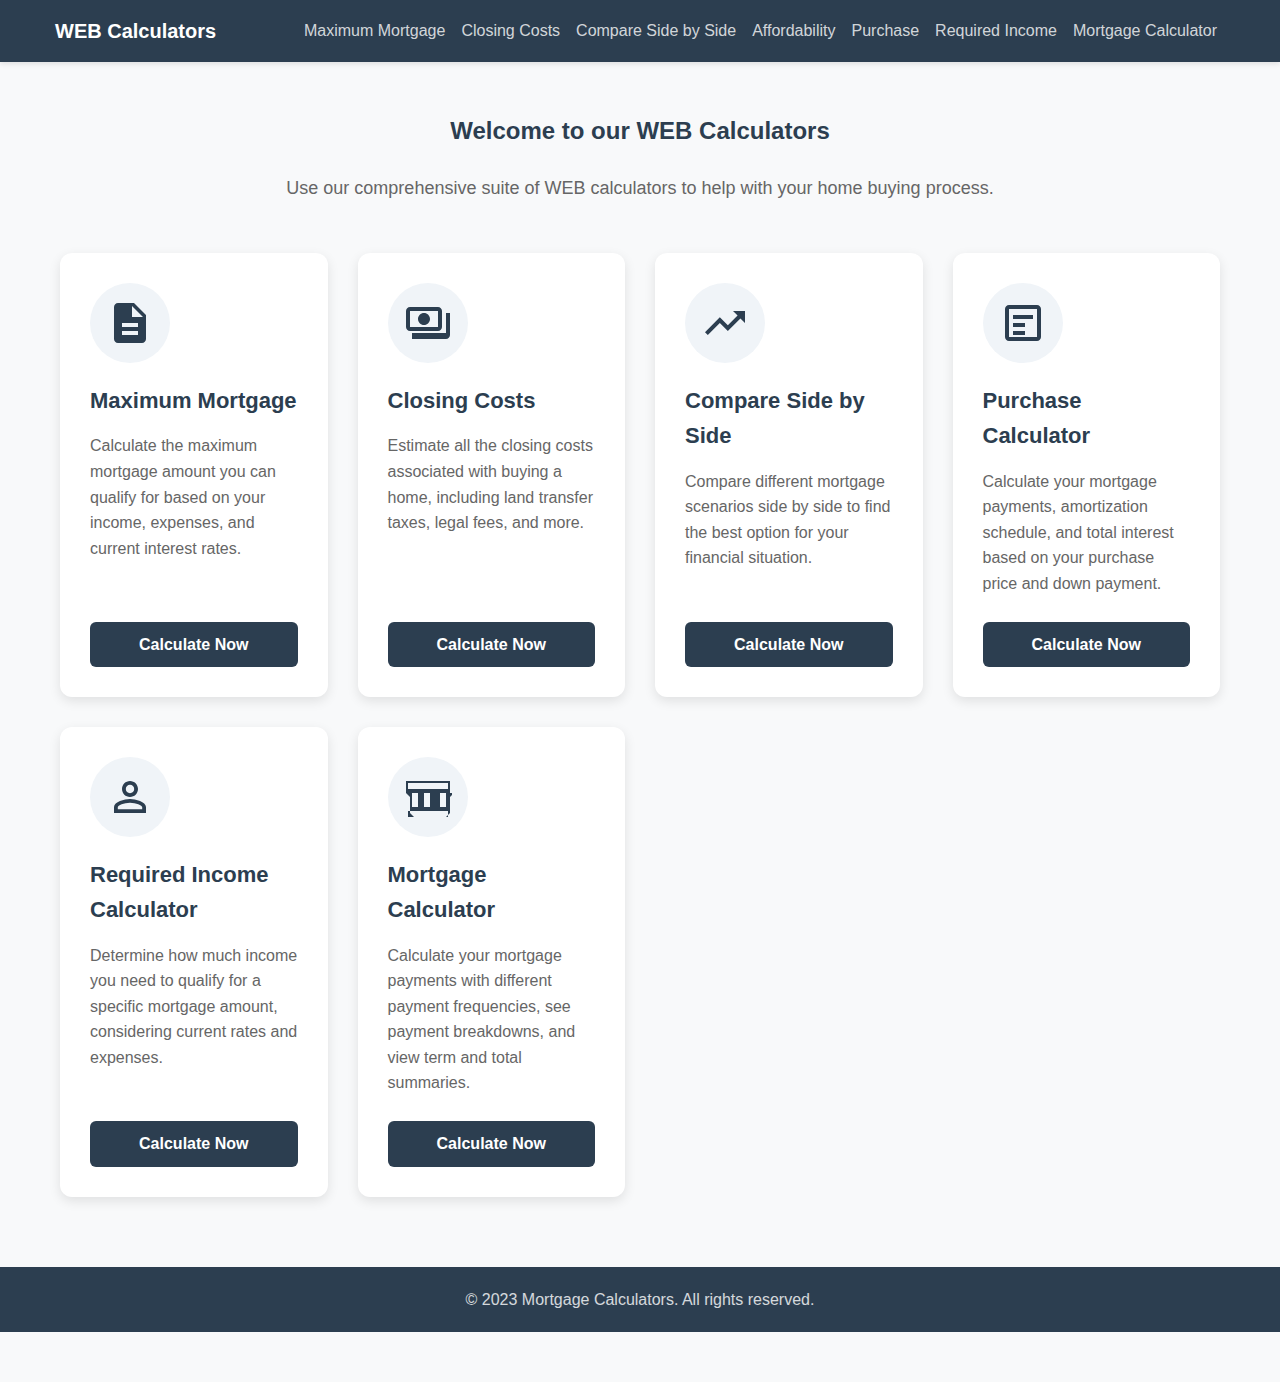
<file: index.html>
<!DOCTYPE html>
<html lang="en">

<head>
    <meta charset="UTF-8">
    <meta name="viewport" content="width=device-width, initial-scale=1.0">
    <title>Web Calculators</title>
    <link rel="stylesheet" href="styles.css">
    <script src="https://code.jquery.com/jquery-3.6.0.min.js"></script>
</head>

<body>
    <!-- Header with navigation -->
    <header class="main-header">
        <div class="container">
            <div class="logo">
                <a href="index.html">WEB Calculators</a>
            </div>
            <nav class="calculator-tabs">
                <ul>
                    <li><a href="maximum-mortgage/index.html">Maximum Mortgage</a></li>
                    <li><a href="closing-costs/index.html">Closing Costs</a></li>
                    <li><a href="comparison-calculator/index.html">Compare Side by Side</a></li>
                    <li><a href="affordability/index.html">Affordability</a></li>
                    <li><a href="purchase/index.html">Purchase</a></li>
                    <li><a href="required-income/index.html">Required Income</a></li>
                    <li><a href="mortgage-calculator/index.html">Mortgage Calculator</a></li>
                </ul>
            </nav>
        </div>
    </header>

    <div class="calculator-container">
        <div class="welcome-section">
            <h1>Welcome to our WEB Calculators</h1>
            <p>Use our comprehensive suite of WEB calculators to help with your home buying process.</p>
        </div>

        <div class="calculator-grid">
            <div class="calculator-card">
                <div class="card-icon">
                    <svg width="48" height="48" viewBox="0 0 24 24" fill="none" xmlns="http://www.w3.org/2000/svg">
                        <path d="M14 2H6C4.9 2 4.01 2.9 4.01 4L4 20C4 21.1 4.89 22 5.99 22H18C19.1 22 20 21.1 20 20V8L14 2ZM16 18H8V16H16V18ZM16 14H8V12H16V14ZM13 9V3.5L18.5 9H13Z" fill="#2c3e50"/>
                    </svg>
                </div>
                <h2>Maximum Mortgage</h2>
                <p>Calculate the maximum mortgage amount you can qualify for based on your income, expenses, and current interest rates.</p>
                <a href="maximum-mortgage/index.html" class="card-button">Calculate Now</a>
            </div>

            <div class="calculator-card">
                <div class="card-icon">
                    <svg width="48" height="48" viewBox="0 0 24 24" fill="none" xmlns="http://www.w3.org/2000/svg">
                        <path d="M19 14V6C19 4.9 18.1 4 17 4H3C1.9 4 1 4.9 1 6V14C1 15.1 1.9 16 3 16H17C18.1 16 19 15.1 19 14ZM17 14H3V6H17V14ZM10 7C8.34 7 7 8.34 7 10C7 11.66 8.34 13 10 13C11.66 13 13 11.66 13 10C13 8.34 11.66 7 10 7ZM23 7V18C23 19.1 22.1 20 21 20H4C4 19 4 18.1 4 17H21V7C22.1 7 22.1 7 23 7Z" fill="#2c3e50"/>
                    </svg>
                </div>
                <h2>Closing Costs</h2>
                <p>Estimate all the closing costs associated with buying a home, including land transfer taxes, legal fees, and more.</p>
                <a href="closing-costs/index.html" class="card-button">Calculate Now</a>
            </div>

            <div class="calculator-card">
                <div class="card-icon">
                    <svg width="48" height="48" viewBox="0 0 24 24" fill="none" xmlns="http://www.w3.org/2000/svg">
                        <path d="M16 6L18.29 8.29L13.41 13.17L9.41 9.17L2 16.59L3.41 18L9.41 12L13.41 16L19.71 9.71L22 12V6H16Z" fill="#2c3e50"/>
                    </svg>
                </div>
                <h2>Compare Side by Side</h2>
                <p>Compare different mortgage scenarios side by side to find the best option for your financial situation.</p>
                <a href="comparison-calculator/index.html" class="card-button">Calculate Now</a>
            </div>


            <div class="calculator-card">
                <div class="card-icon">
                    <svg width="48" height="48" viewBox="0 0 24 24" fill="none" xmlns="http://www.w3.org/2000/svg">
                        <path d="M19 3H5C3.9 3 3 3.9 3 5V19C3 20.1 3.9 21 5 21H19C20.1 21 21 20.1 21 19V5C21 3.9 20.1 3 19 3ZM19 19H5V5H19V19ZM17 8H7V10H17V8ZM13 12H7V14H13V12ZM13 16H7V18H13V16Z" fill="#2c3e50"/>
                    </svg>
                </div>
                <h2>Purchase Calculator</h2>
                <p>Calculate your mortgage payments, amortization schedule, and total interest based on your purchase price and down payment.</p>
                <a href="purchase/index.html" class="card-button">Calculate Now</a>
            </div>

            <div class="calculator-card">
                <div class="card-icon">
                    <svg width="48" height="48" viewBox="0 0 24 24" fill="none" xmlns="http://www.w3.org/2000/svg">
                        <path d="M12 5.9c1.16 0 2.1.94 2.1 2.1s-.94 2.1-2.1 2.1S9.9 9.16 9.9 8s.94-2.1 2.1-2.1m0 9c2.97 0 6.1 1.46 6.1 2.1v1.1H5.9V17c0-.64 3.13-2.1 6.1-2.1M12 4C9.79 4 8 5.79 8 8s1.79 4 4 4 4-1.79 4-4-1.79-4-4-4zm0 9c-2.67 0-8 1.34-8 4v3h16v-3c0-2.66-5.33-4-8-4z" fill="#2c3e50"/>
                    </svg>
                </div>
                <h2>Required Income Calculator</h2>
                <p>Determine how much income you need to qualify for a specific mortgage amount, considering current rates and expenses.</p>
                <a href="required-income/index.html" class="card-button">Calculate Now</a>
            </div>

            <div class="calculator-card">
                <div class="card-icon">
                    <svg width="48" height="48" viewBox="0 0 24 24" fill="none" xmlns="http://www.w3.org/2000/svg">
                        <path d="M4 10h3v7H4v-7zm6 0h3v7h-3v-7zm8 0h3v7h-3v-7zM2 19h20v3H2v-3zm0-14h20v3H2V5zm21 5L23 4 1 4l0 6 2 2 0 8 2 2 16 0 2-2 0-8 2-2z" fill="#2c3e50"/>
                    </svg>
                </div>
                <h2>Mortgage Calculator</h2>
                <p>Calculate your mortgage payments with different payment frequencies, see payment breakdowns, and view term and total summaries.</p>
                <a href="mortgage-calculator/index.html" class="card-button">Calculate Now</a>
            </div>
        </div>
    </div>

    <footer>
        <div class="container">
            <p>&copy; 2023 Mortgage Calculators. All rights reserved.</p>
        </div>
    </footer>
</body>

</html>
</file>
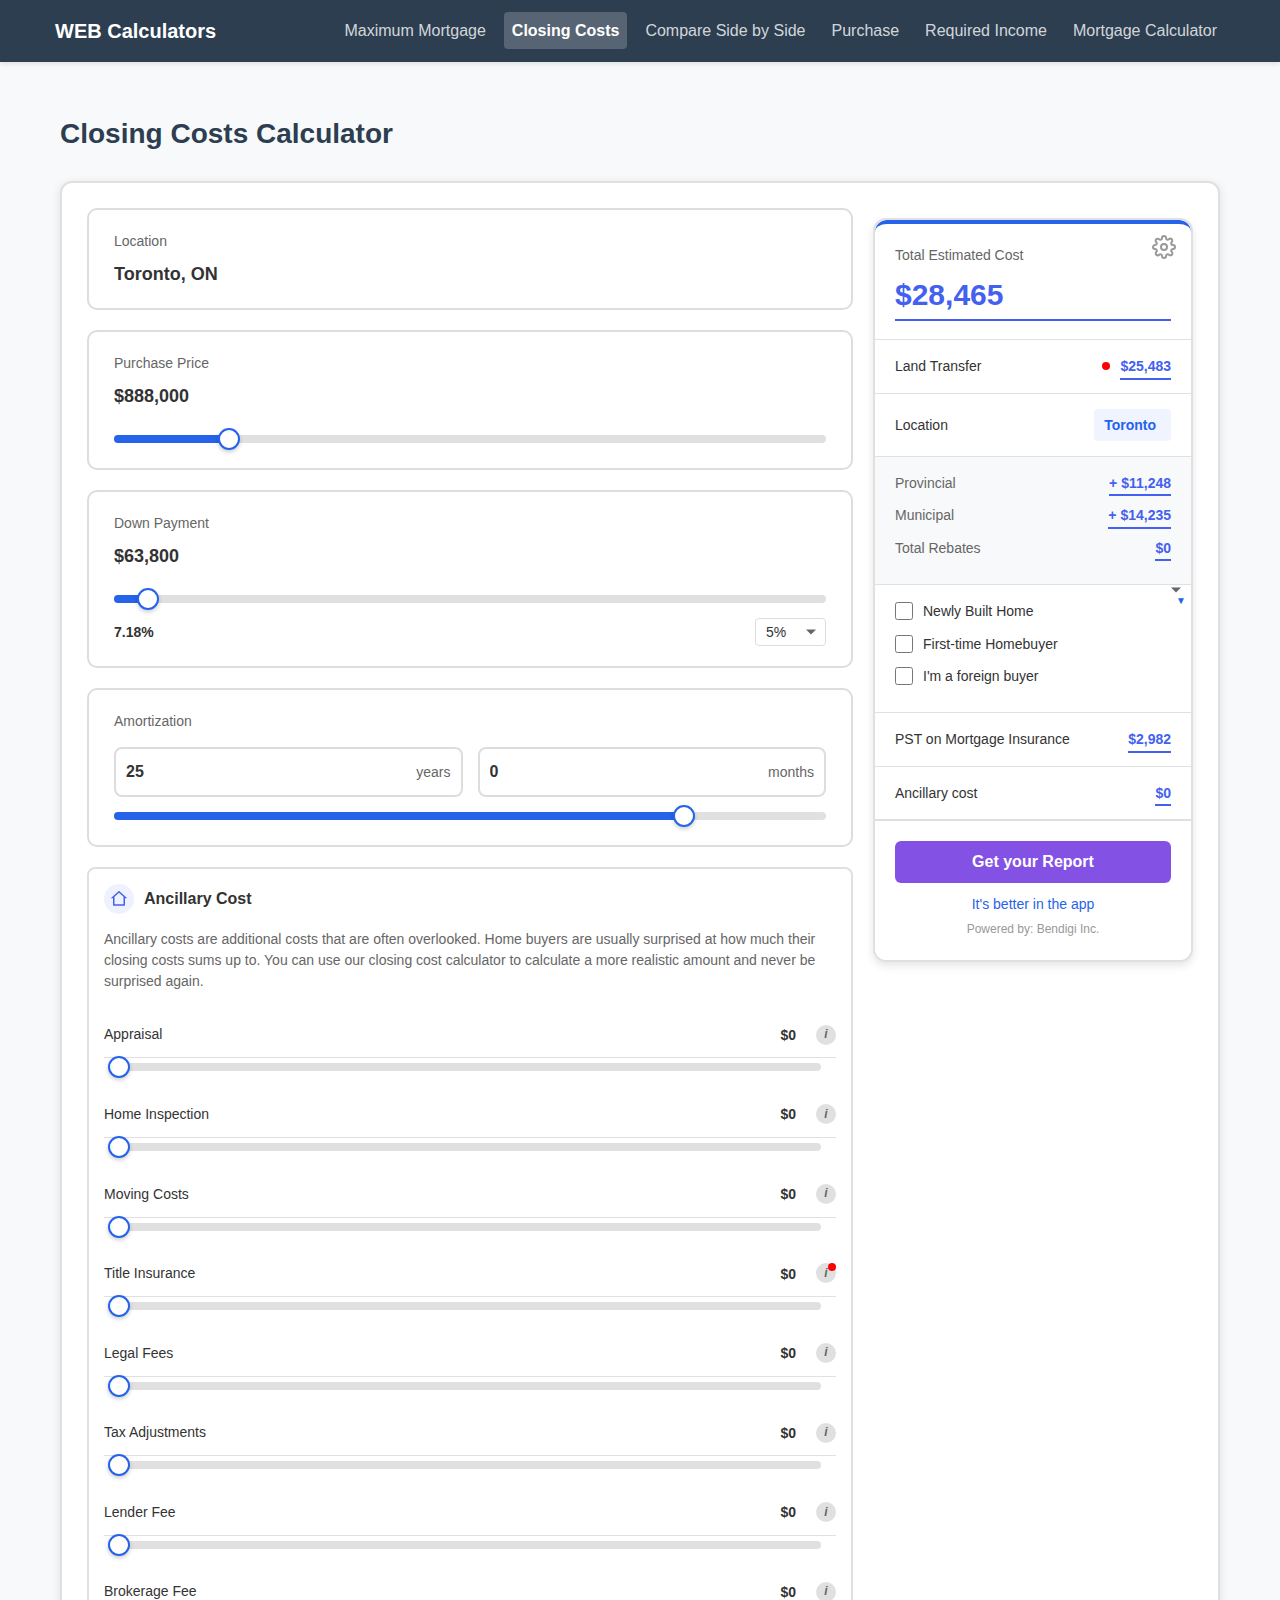
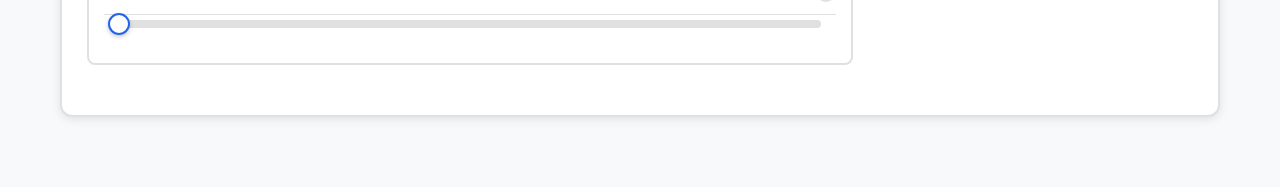
<file: closing-costs/index.html>
<!DOCTYPE html>
<html lang="en">

<head>
    <meta charset="UTF-8">
    <meta name="viewport" content="width=device-width, initial-scale=1.0">
    <title>Closing Costs Calculator</title>
    <link rel="stylesheet" href="styles.css">
    <script src="https://code.jquery.com/jquery-3.6.0.min.js"></script>
</head>

<body>
    <header class="main-header">
        <div class="container">
            <div class="logo">
                <a href="../index.html">WEB Calculators</a>
            </div>
            <nav class="calculator-tabs">
                <ul>
                    <li><a href="../maximum-mortgage/index.html">Maximum Mortgage</a></li>
                    <li class="active"><a href="index.html">Closing Costs</a></li>
                    <li><a href="../comparison-calculator/index.html">Compare Side by Side</a></li>
                    <li><a href="../purchase/index.html">Purchase</a></li>
                    <li><a href="../required-income/index.html">Required Income</a></li>
                    <li><a href="../mortgage-calculator/index.html">Mortgage Calculator</a></li>
                </ul>
            </nav>
        </div>
    </header>

    <div class="calculator-container">
        <h1>Closing Costs Calculator</h1>

        <div class="calculator-form">
            <!-- Left Column -->
            <div class="left-column">
                <!-- Location Section -->
                <div class="input-section">
                    <label for="location">Location</label>
                    <div class="input-field">
                        <input type="text" id="location" value="Toronto, ON">
                    </div>
                </div>

                <!-- Purchase Price Section -->
                <div class="input-section">
                    <label for="purchase-price">Purchase Price</label>
                    <div class="input-field">
                        <input type="text" id="purchase-price" value="$888,000">
                    </div>
                    <div class="price-slider purchase-slider">
                        <div class="slider-track"></div>
                        <div class="slider-thumb"></div>
                    </div>
                </div>

                <!-- Down Payment Section -->
                <div class="input-section">
                    <label for="down-payment">Down Payment</label>
                    <div class="input-field">
                        <input type="text" id="down-payment" value="$63,500">
                    </div>
                    <div class="price-slider down-payment-slider">
                        <div class="slider-track"></div>
                        <div class="slider-thumb"></div>
                    </div>
                    <div class="down-payment-percentage">
                        <span class="percentage">7.15%</span>
                        <div class="dropdown-wrapper">
                            <select id="down-payment-percentage-dropdown">
                                <option value="5">5%</option>
                                <option value="10">10%</option>
                                <option value="15">15%</option>
                                <option value="20">20%</option>
                                <option value="25">25%</option>
                                <option value="30">30%</option>
                            </select>
                            <div class="dropdown-arrow"></div>
                        </div>
                    </div>
                </div>

                <!-- Amortization Section -->
                <div class="input-section">
                    <label for="amortization">Amortization</label>
                    <div class="amortization-years-months">
                        <div class="amortization-years">
                            <input type="text" id="amortization-years" value="25" min="5" max="30">
                        </div>
                        <div class="amortization-months">
                            <input type="text" id="amortization-months" value="0" min="0" max="11">
                        </div>
                    </div>
                    <div class="amortization-slider">
                        <div class="slider-track"></div>
                        <div class="slider-thumb"></div>
                    </div>
                </div>

                <!-- Ancillary Cost Section -->
                <div class="section">
                    <div class="section-header">
                        <div class="icon-circle">
                            <svg xmlns="http://www.w3.org/2000/svg" viewBox="0 0 24 24" width="24" height="24">
                                <path fill="none" d="M0 0h24v24H0z" />
                                <path
                                    d="M19 21H5a1 1 0 0 1-1-1v-9H1l10.327-9.388a1 1 0 0 1 1.346 0L23 11h-3v9a1 1 0 0 1-1 1zM6 19h12V9.157l-6-5.454-6 5.454V19z"
                                    fill="#4361ee" />
                            </svg>
                        </div>
                        <h3>Ancillary Cost</h3>
                    </div>
                    <p class="cost-description">
                        Ancillary costs are additional costs that are often overlooked. Home buyers are usually surprised at how much their closing costs sums up to. You can use our closing cost calculator to calculate a more realistic amount and never be surprised again.
                    </p>

                    <!-- Appraisal -->
                    <div class="cost-item">
                        <div class="cost-label">Appraisal</div>
                        <div class="cost-input-field">
                            <input type="text" id="appraisal" value="$0">
                        </div>
                        <div class="info-icon">i</div>
                    </div>
                    <div class="cost-slider appraisal-slider">
                        <div class="slider-track"></div>
                        <div class="slider-thumb"></div>
                    </div>

                    <!-- Home Inspection -->
                    <div class="cost-item">
                        <div class="cost-label">Home Inspection</div>
                        <div class="cost-input-field">
                            <input type="text" id="home-inspection" value="$0">
                        </div>
                        <div class="info-icon">i</div>
                    </div>
                    <div class="cost-slider home-inspection-slider">
                        <div class="slider-track"></div>
                        <div class="slider-thumb"></div>
                    </div>

                    <!-- Moving Costs -->
                    <div class="cost-item">
                        <div class="cost-label">Moving Costs</div>
                        <div class="cost-input-field">
                            <input type="text" id="moving-costs" value="$0">
                        </div>
                        <div class="info-icon">i</div>
                    </div>
                    <div class="cost-slider moving-costs-slider">
                        <div class="slider-track"></div>
                        <div class="slider-thumb"></div>
                    </div>

                    <!-- Title Insurance -->
                    <div class="cost-item">
                        <div class="cost-label">Title Insurance</div>
                        <div class="cost-input-field">
                            <input type="text" id="title-insurance" value="$0">
                        </div>
                        <div class="info-icon required">i</div>
                    </div>
                    <div class="cost-slider title-insurance-slider">
                        <div class="slider-track"></div>
                        <div class="slider-thumb"></div>
                    </div>

                    <!-- Legal Fees -->
                    <div class="cost-item">
                        <div class="cost-label">Legal Fees</div>
                        <div class="cost-input-field">
                            <input type="text" id="legal-fees" value="$0">
                        </div>
                        <div class="info-icon">i</div>
                    </div>
                    <div class="cost-slider legal-fees-slider">
                        <div class="slider-track"></div>
                        <div class="slider-thumb"></div>
                    </div>

                    <!-- Tax Adjustments -->
                    <div class="cost-item">
                        <div class="cost-label">Tax Adjustments</div>
                        <div class="cost-input-field">
                            <input type="text" id="tax-adjustments" value="$0">
                        </div>
                        <div class="info-icon">i</div>
                    </div>
                    <div class="cost-slider tax-adjustments-slider">
                        <div class="slider-track"></div>
                        <div class="slider-thumb"></div>
                    </div>

                    <!-- Lender Fee -->
                    <div class="cost-item">
                        <div class="cost-label">Lender Fee</div>
                        <div class="cost-input-field">
                            <input type="text" id="lender-fee" value="$0">
                        </div>
                        <div class="info-icon">i</div>
                    </div>
                    <div class="cost-slider lender-fee-slider">
                        <div class="slider-track"></div>
                        <div class="slider-thumb"></div>
                    </div>

                    <!-- Brokerage Fee -->
                    <div class="cost-item">
                        <div class="cost-label">Brokerage Fee</div>
                        <div class="cost-input-field">
                            <input type="text" id="brokerage-fee" value="$0">
                        </div>
                        <div class="info-icon">i</div>
                    </div>
                    <div class="cost-slider brokerage-fee-slider">
                        <div class="slider-track"></div>
                        <div class="slider-thumb"></div>
                    </div>
                </div>
            </div>

            <!-- Right Column -->
            <div class="right-column">
                <div class="results-box-container">
                    <div class="fixed-results-box">
                        <!-- Results Box -->
                        <div class="results-box">
                            <div class="settings-icon">
                                <svg xmlns="http://www.w3.org/2000/svg" width="24" height="24" viewBox="0 0 24 24" fill="none" stroke="currentColor" stroke-width="2" stroke-linecap="round" stroke-linejoin="round">
                                    <circle cx="12" cy="12" r="3"></circle>
                                    <path d="M19.4 15a1.65 1.65 0 0 0 .33 1.82l.06.06a2 2 0 0 1 0 2.83 2 2 0 0 1-2.83 0l-.06-.06a1.65 1.65 0 0 0-1.82-.33 1.65 1.65 0 0 0-1 1.51V21a2 2 0 0 1-2 2 2 2 0 0 1-2-2v-.09A1.65 1.65 0 0 0 9 19.4a1.65 1.65 0 0 0-1.82.33l-.06.06a2 2 0 0 1-2.83 0 2 2 0 0 1 0-2.83l.06-.06a1.65 1.65 0 0 0 .33-1.82 1.65 1.65 0 0 0-1.51-1H3a2 2 0 0 1-2-2 2 2 0 0 1 2-2h.09A1.65 1.65 0 0 0 4.6 9a1.65 1.65 0 0 0-.33-1.82l-.06-.06a2 2 0 0 1 0-2.83 2 2 0 0 1 2.83 0l.06.06a1.65 1.65 0 0 0 1.82.33H9a1.65 1.65 0 0 0 1-1.51V3a2 2 0 0 1 2-2 2 2 0 0 1 2 2v.09a1.65 1.65 0 0 0 1 1.51 1.65 1.65 0 0 0 1.82-.33l.06-.06a2 2 0 0 1 2.83 0 2 2 0 0 1 0 2.83l-.06.06a1.65 1.65 0 0 0-.33 1.82V9a1.65 1.65 0 0 0 1.51 1H21a2 2 0 0 1 2 2 2 2 0 0 1-2 2h-.09a1.65 1.65 0 0 0-1.51 1z"></path>
                                </svg>
                            </div>
                            <div class="result-header">
                                <div class="result-title">Total Estimated Cost</div>
                                <div class="result-amount">$32,327</div>
                            </div>

                            <div class="result-item land-transfer">
                                <div class="result-label">Land Transfer</div>
                                <div class="result-dot"></div>
                                <div class="result-value">$28,470</div>
                            </div>

                            <div class="result-item location">
                                <div class="result-label">Location</div>
                                <div class="location-dropdown">
                                    <span class="location-value">Toronto</span>
                                    <span class="dropdown-arrow">▼</span>
                                </div>
                            </div>

                            <div class="result-breakdown">
                                <div class="breakdown-item">
                                    <div class="breakdown-label">Provincial</div>
                                    <div class="breakdown-value">+ $14,235</div>
                                </div>
                                <div class="breakdown-item">
                                    <div class="breakdown-label">Municipal</div>
                                    <div class="breakdown-value">+ $14,235</div>
                                </div>
                                <div class="breakdown-item">
                                    <div class="breakdown-label">Total Rebates</div>
                                    <div class="breakdown-value">$0</div>
                                </div>
                            </div>

                            <div class="homebuyer-checkboxes">
                                <div class="checkbox-item">
                                    <input type="checkbox" id="newly-built-home">
                                    <label for="newly-built-home">Newly Built Home</label>
                                </div>
                                <div class="checkbox-item">
                                    <input type="checkbox" id="first-time-homebuyer">
                                    <label for="first-time-homebuyer">First-time Homebuyer</label>
                                </div>
                                <div class="checkbox-item">
                                    <input type="checkbox" id="foreign-buyer">
                                    <label for="foreign-buyer">I'm a foreign buyer</label>
                                </div>
                            </div>

                            <div class="result-item mortgage-insurance">
                                <div class="result-label">PST on Mortgage Insurance</div>
                                <div class="result-value">$3,857</div>
                            </div>

                            <div class="result-item ancillary-cost">
                                <div class="result-label">Ancillary cost</div>
                                <div class="result-value">$0</div>
                            </div>

                            <div class="download-section">
                                <button class="download-btn">Get your Report</button>
                                <div class="app-note">It's better in the app</div>
                                <div class="brand">Powered by: Bendigi Inc.</div>
                            </div>
                        </div>
                    </div>
                </div>
            </div>
        </div>
    </div>

    <script src="script.js"></script>
</body>

</html>
</file>
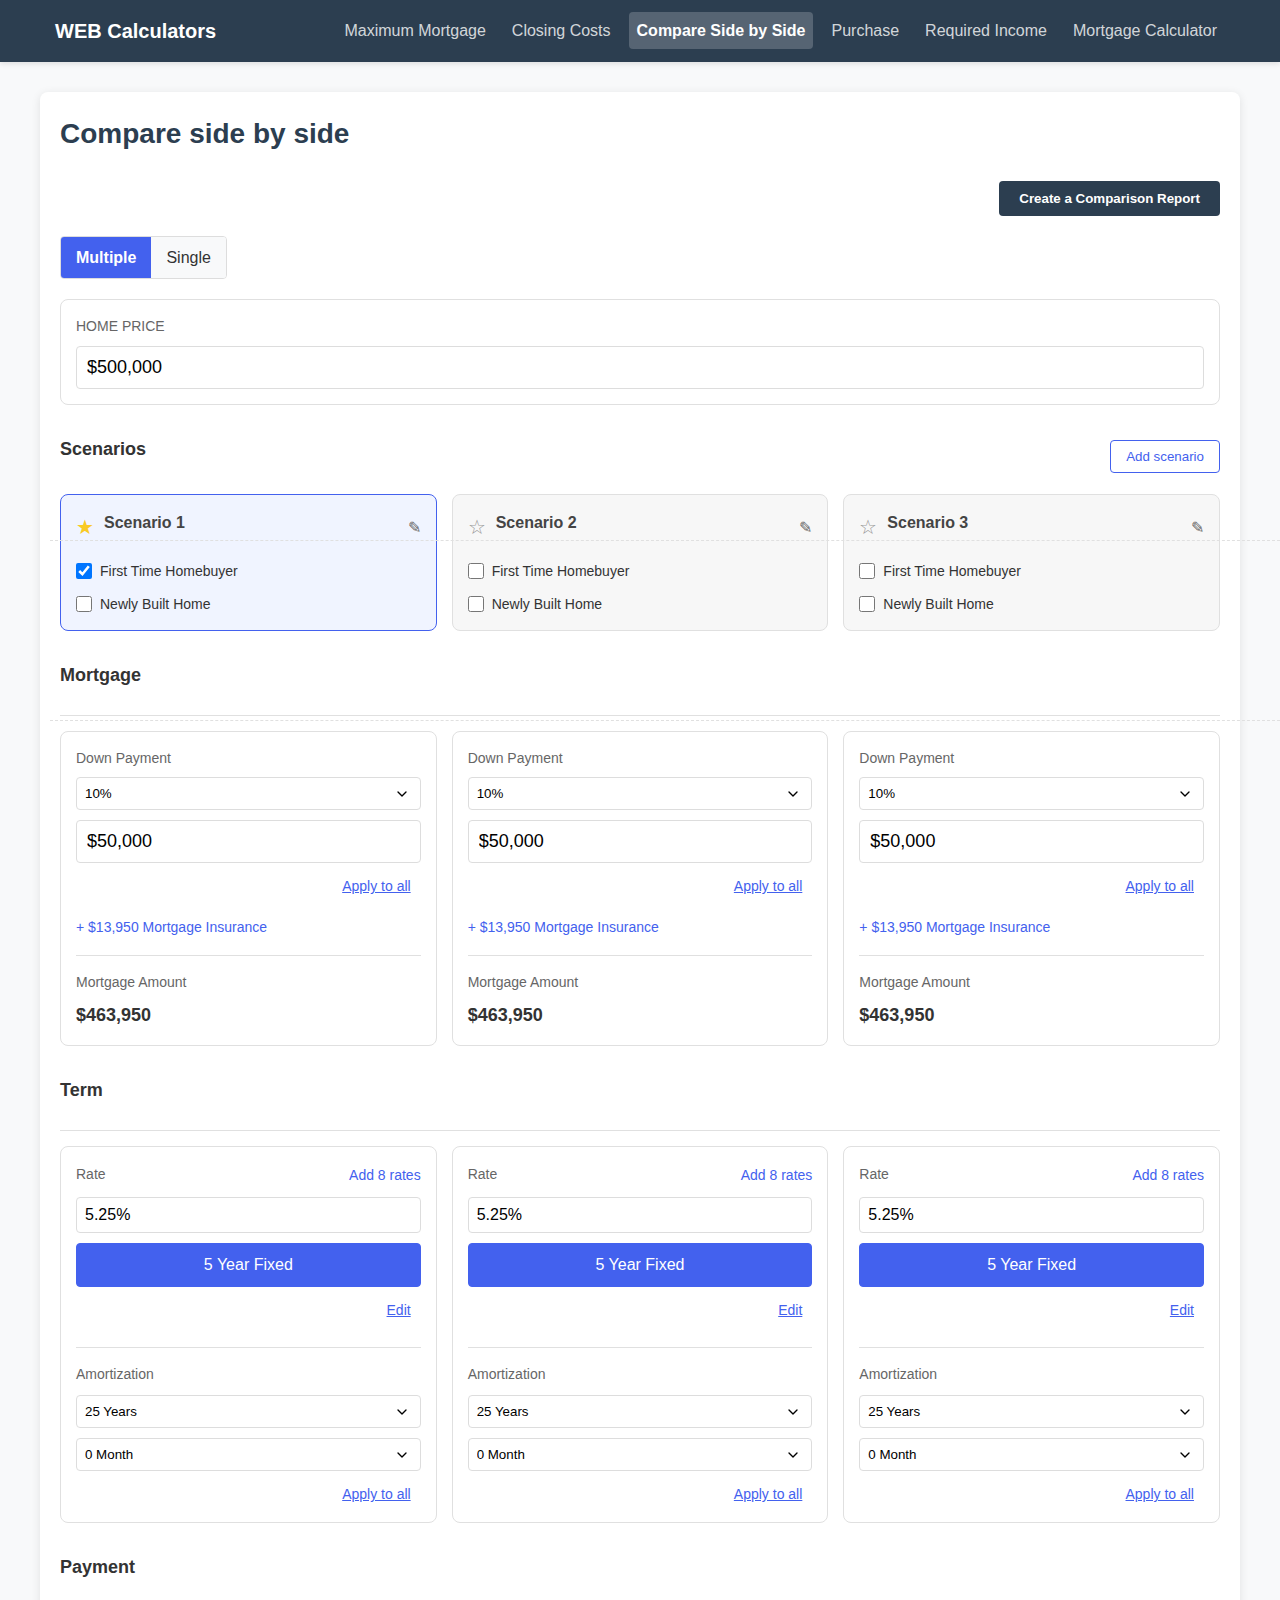
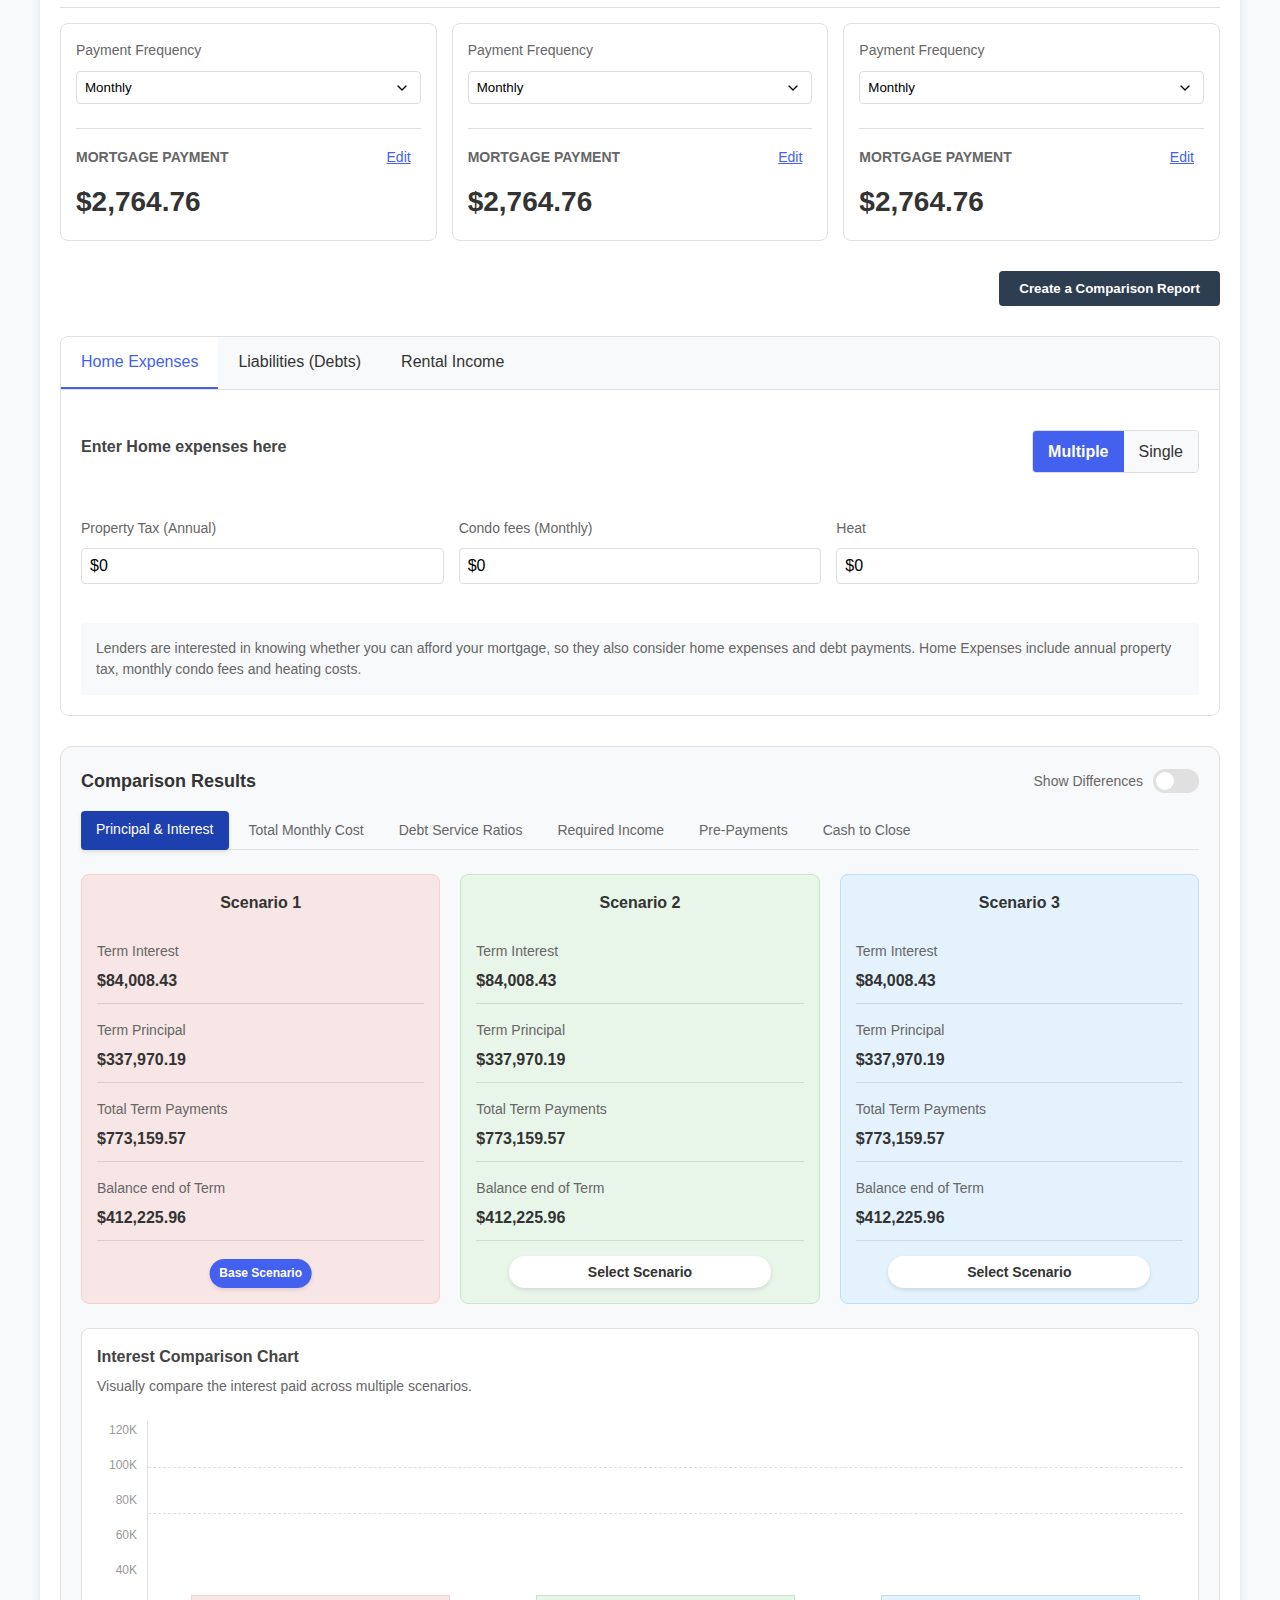
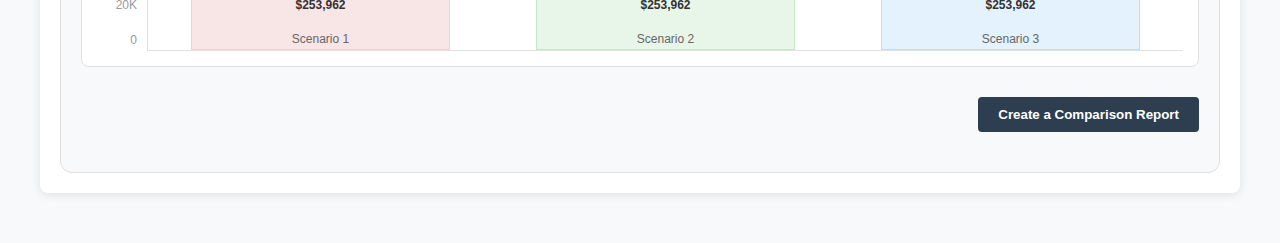
<file: comparison-calculator/index.html>
<!DOCTYPE html>
<html lang="en">

<head>
    <meta charset="UTF-8">
    <meta name="viewport" content="width=device-width, initial-scale=1.0">
    <title>Mortgage Comparison Calculator</title>
    <link rel="stylesheet" href="styles.css">
    <script src="https://code.jquery.com/jquery-3.6.0.min.js"></script>
</head>

<body>
    <header class="main-header">
        <div class="container">
            <div class="logo">
                <a href="../index.html">WEB Calculators</a>
            </div>
            <nav class="calculator-tabs">
                <ul>
                    <li><a href="../maximum-mortgage/index.html">Maximum Mortgage</a></li>
                    <li><a href="../closing-costs/index.html">Closing Costs</a></li>
                    <li class="active"><a href="index.html">Compare Side by Side</a></li>
                    <li><a href="../purchase/index.html">Purchase</a></li>
                    <li><a href="../required-income/index.html">Required Income</a></li>
                    <li><a href="../mortgage-calculator/index.html">Mortgage Calculator</a></li>
                </ul>
            </nav>
        </div>
    </header>

    <div class="calculator-container">
        <h1>Compare side by side</h1>
        <div class="create-report-button-top">
            <button class="create-report">Create a Comparison Report</button>
        </div>

        <div class="toggle-group">
            <div class="toggle-option active">Multiple</div>
            <div class="toggle-option">Single</div>
        </div>

        <!-- Home Price Section -->
        <div class="input-section home-price-section">
            <label for="home-price">HOME PRICE</label>
            <div class="input-field">
                <input type="text" id="home-price" value="$500,000">
            </div>
        </div>

        <!-- Scenarios Section -->
        <div class="scenarios-section">
            <div class="scenarios-header">
                <h2>Scenarios</h2>
                <button class="add-scenario">Add scenario</button>
            </div>

            <div class="scenarios-container">
                <!-- Scenario 1 -->
                <div class="scenario-box active" data-scenario="1">
                    <div class="scenario-header">
                        <div class="star-icon active">★</div>
                        <h3>Scenario 1</h3>
                        <div class="edit-icon">✎</div>
                    </div>
                    <div class="scenario-options">
                        <div class="option-checkbox">
                            <input type="checkbox" id="first-time-1" checked>
                            <label for="first-time-1">First Time Homebuyer</label>
                        </div>
                        <div class="option-checkbox">
                            <input type="checkbox" id="newly-built-1">
                            <label for="newly-built-1">Newly Built Home</label>
                        </div>
                    </div>
                </div>

                <!-- Scenario 2 -->
                <div class="scenario-box" data-scenario="2">
                    <div class="scenario-header">
                        <div class="star-icon">☆</div>
                        <h3>Scenario 2</h3>
                        <div class="edit-icon">✎</div>
                    </div>
                    <div class="scenario-options">
                        <div class="option-checkbox">
                            <input type="checkbox" id="first-time-2">
                            <label for="first-time-2">First Time Homebuyer</label>
                        </div>
                        <div class="option-checkbox">
                            <input type="checkbox" id="newly-built-2">
                            <label for="newly-built-2">Newly Built Home</label>
                        </div>
                    </div>
                </div>

                <!-- Scenario 3 -->
                <div class="scenario-box" data-scenario="3">
                    <div class="scenario-header">
                        <div class="star-icon">☆</div>
                        <h3>Scenario 3</h3>
                        <div class="edit-icon">✎</div>
                    </div>
                    <div class="scenario-options">
                        <div class="option-checkbox">
                            <input type="checkbox" id="first-time-3">
                            <label for="first-time-3">First Time Homebuyer</label>
                        </div>
                        <div class="option-checkbox">
                            <input type="checkbox" id="newly-built-3">
                            <label for="newly-built-3">Newly Built Home</label>
                        </div>
                    </div>
                </div>
            </div>
        </div>

        <!-- Mortgage Section -->
        <div class="section-header">
            <h2>Mortgage</h2>
        </div>

        <div class="mortgage-container">
            <!-- Scenario 1 Mortgage -->
            <div class="mortgage-box" data-scenario="1">
                <div class="down-payment">
                    <label>Down Payment</label>
                    <div class="dropdown-field">
                        <select id="down-payment-percentage-1">
                            <option value="10">10%</option>
                            <option value="5">5%</option>
                            <option value="15">15%</option>
                            <option value="20">20%</option>
                            <option value="25">25%</option>
                        </select>
                    </div>
                    <div class="input-field">
                        <input type="text" id="down-payment-1" value="$50,000">
                    </div>
                    <div class="apply-button">
                        <button class="apply-all">Apply to all</button>
                    </div>
                </div>
                <div class="mortgage-insurance">
                    <span class="insurance-label">+ $13,950 Mortgage Insurance</span>
                </div>
                <div class="mortgage-amount">
                    <label>Mortgage Amount</label>
                    <span class="amount">$463,950</span>
                </div>
            </div>

            <!-- Scenario 2 Mortgage -->
            <div class="mortgage-box" data-scenario="2">
                <div class="down-payment">
                    <label>Down Payment</label>
                    <div class="dropdown-field">
                        <select id="down-payment-percentage-2">
                            <option value="10">10%</option>
                            <option value="5">5%</option>
                            <option value="15">15%</option>
                            <option value="20">20%</option>
                            <option value="25">25%</option>
                        </select>
                    </div>
                    <div class="input-field">
                        <input type="text" id="down-payment-2" value="$50,000">
                    </div>
                    <div class="apply-button">
                        <button class="apply-all">Apply to all</button>
                    </div>
                </div>
                <div class="mortgage-insurance">
                    <span class="insurance-label">+ $13,950 Mortgage Insurance</span>
                </div>
                <div class="mortgage-amount">
                    <label>Mortgage Amount</label>
                    <span class="amount">$463,950</span>
                </div>
            </div>

            <!-- Scenario 3 Mortgage -->
            <div class="mortgage-box" data-scenario="3">
                <div class="down-payment">
                    <label>Down Payment</label>
                    <div class="dropdown-field">
                        <select id="down-payment-percentage-3">
                            <option value="10">10%</option>
                            <option value="5">5%</option>
                            <option value="15">15%</option>
                            <option value="20">20%</option>
                            <option value="25">25%</option>
                        </select>
                    </div>
                    <div class="input-field">
                        <input type="text" id="down-payment-3" value="$50,000">
                    </div>
                    <div class="apply-button">
                        <button class="apply-all">Apply to all</button>
                    </div>
                </div>
                <div class="mortgage-insurance">
                    <span class="insurance-label">+ $13,950 Mortgage Insurance</span>
                </div>
                <div class="mortgage-amount">
                    <label>Mortgage Amount</label>
                    <span class="amount">$463,950</span>
                </div>
            </div>
        </div>

        <!-- Term Section -->
        <div class="section-header">
            <h2>Term</h2>
        </div>

        <div class="term-container">
            <!-- Scenario 1 Term -->
            <div class="term-box" data-scenario="1">
                <div class="rate-section">
                    <div class="rate-header">
                        <label>Rate</label>
                        <div class="edit-rate">
                            <a href="#">Add 8 rates</a>
                        </div>
                    </div>
                    <div class="rate-input">
                        <input type="text" value="5.25%">
                    </div>
                    <div class="term-selection">
                        <div class="term-button active">5 Year Fixed</div>
                    </div>
                    <div class="term-edit-button">
                        <button class="edit">Edit</button>
                    </div>
                </div>

                <div class="amortization">
                    <label>Amortization</label>
                    <div class="amortization-years">
                        <select>
                            <option value="25">25 Years</option>
                            <option value="20">20 Years</option>
                            <option value="30">30 Years</option>
                        </select>
                    </div>
                    <div class="amortization-months">
                        <select>
                            <option value="0">0 Month</option>
                            <option value="1">1 Month</option>
                            <option value="2">2 Months</option>
                            <option value="3">3 Months</option>
                        </select>
                    </div>
                    <div class="apply-button">
                        <button class="apply-all">Apply to all</button>
                    </div>
                </div>
            </div>

            <!-- Scenario 2 Term -->
            <div class="term-box" data-scenario="2">
                <div class="rate-section">
                    <div class="rate-header">
                        <label>Rate</label>
                        <div class="edit-rate">
                            <a href="#">Add 8 rates</a>
                        </div>
                    </div>
                    <div class="rate-input">
                        <input type="text" value="5.25%">
                    </div>
                    <div class="term-selection">
                        <div class="term-button active">5 Year Fixed</div>
                    </div>
                    <div class="term-edit-button">
                        <button class="edit">Edit</button>
                    </div>
                </div>

                <div class="amortization">
                    <label>Amortization</label>
                    <div class="amortization-years">
                        <select>
                            <option value="25">25 Years</option>
                            <option value="20">20 Years</option>
                            <option value="30">30 Years</option>
                        </select>
                    </div>
                    <div class="amortization-months">
                        <select>
                            <option value="0">0 Month</option>
                            <option value="1">1 Month</option>
                            <option value="2">2 Months</option>
                            <option value="3">3 Months</option>
                        </select>
                    </div>
                    <div class="apply-button">
                        <button class="apply-all">Apply to all</button>
                    </div>
                </div>
            </div>

            <!-- Scenario 3 Term -->
            <div class="term-box" data-scenario="3">
                <div class="rate-section">
                    <div class="rate-header">
                        <label>Rate</label>
                        <div class="edit-rate">
                            <a href="#">Add 8 rates</a>
                        </div>
                    </div>
                    <div class="rate-input">
                        <input type="text" value="5.25%">
                    </div>
                    <div class="term-selection">
                        <div class="term-button active">5 Year Fixed</div>
                    </div>
                    <div class="term-edit-button">
                        <button class="edit">Edit</button>
                    </div>
                </div>

                <div class="amortization">
                    <label>Amortization</label>
                    <div class="amortization-years">
                        <select>
                            <option value="25">25 Years</option>
                            <option value="20">20 Years</option>
                            <option value="30">30 Years</option>
                        </select>
                    </div>
                    <div class="amortization-months">
                        <select>
                            <option value="0">0 Month</option>
                            <option value="1">1 Month</option>
                            <option value="2">2 Months</option>
                            <option value="3">3 Months</option>
                        </select>
                    </div>
                    <div class="apply-button">
                        <button class="apply-all">Apply to all</button>
                    </div>
                </div>
            </div>
        </div>

        <!-- Payment Section -->
        <div class="section-header">
            <h2>Payment</h2>
        </div>

        <div class="payment-container">
            <!-- Scenario 1 Payment -->
            <div class="payment-box" data-scenario="1">
                <div class="payment-frequency">
                    <label>Payment Frequency</label>
                    <div class="frequency-dropdown">
                        <select>
                            <option value="monthly">Monthly</option>
                            <option value="biweekly">Bi-weekly</option>
                            <option value="accelerated">Accelerated Bi-weekly</option>
                        </select>
                    </div>
                </div>
                <div class="mortgage-payment">
                    <div class="payment-header">
                        <label>MORTGAGE PAYMENT</label>
                        <button class="edit">Edit</button>
                    </div>
                    <div class="payment-amount">
                        <span>$2,764.76</span>
                    </div>
                </div>
            </div>

            <!-- Scenario 2 Payment -->
            <div class="payment-box" data-scenario="2">
                <div class="payment-frequency">
                    <label>Payment Frequency</label>
                    <div class="frequency-dropdown">
                        <select>
                            <option value="monthly">Monthly</option>
                            <option value="biweekly">Bi-weekly</option>
                            <option value="accelerated">Accelerated Bi-weekly</option>
                        </select>
                    </div>
                </div>
                <div class="mortgage-payment">
                    <div class="payment-header">
                        <label>MORTGAGE PAYMENT</label>
                        <button class="edit">Edit</button>
                    </div>
                    <div class="payment-amount">
                        <span>$2,764.76</span>
                    </div>
                </div>
            </div>

            <!-- Scenario 3 Payment -->
            <div class="payment-box" data-scenario="3">
                <div class="payment-frequency">
                    <label>Payment Frequency</label>
                    <div class="frequency-dropdown">
                        <select>
                            <option value="monthly">Monthly</option>
                            <option value="biweekly">Bi-weekly</option>
                            <option value="accelerated">Accelerated Bi-weekly</option>
                        </select>
                    </div>
                </div>
                <div class="mortgage-payment">
                    <div class="payment-header">
                        <label>MORTGAGE PAYMENT</label>
                        <button class="edit">Edit</button>
                    </div>
                    <div class="payment-amount">
                        <span>$2,764.76</span>
                    </div>
                </div>
            </div>
        </div>

        <div class="create-report-button-bottom">
            <button class="create-report">Create a Comparison Report</button>
        </div>

        <!-- Home Expenses Section -->
        <div class="tabs-container">
            <div class="tabs">
                <div class="tab active" data-tab="home-expenses">Home Expenses</div>
                <div class="tab" data-tab="liabilities">Liabilities (Debts)</div>
                <div class="tab" data-tab="rental-income">Rental Income</div>
            </div>

            <div class="tab-content" id="home-expenses">
                <div class="home-expenses-header">
                    <h3>Enter Home expenses here</h3>
                    <div class="toggle-group">
                        <div class="toggle-option active">Multiple</div>
                        <div class="toggle-option">Single</div>
                    </div>
                </div>

                <div class="home-expenses-inputs">
                    <div class="expense-item">
                        <label>Property Tax (Annual)</label>
                        <input type="text" value="$0">
                    </div>
                    <div class="expense-item">
                        <label>Condo fees (Monthly)</label>
                        <input type="text" value="$0">
                    </div>
                    <div class="expense-item">
                        <label>Heat</label>
                        <input type="text" value="$0">
                    </div>
                </div>

                <div class="expenses-note">
                    <p>Lenders are interested in knowing whether you can afford your mortgage, so they also consider home expenses and debt payments. Home Expenses include annual property tax, monthly condo fees and heating costs.</p>
                </div>
            </div>

            <div class="tab-content" id="liabilities" style="display:none;">
                <!-- Liabilities content goes here -->
            </div>

            <div class="tab-content" id="rental-income" style="display:none;">
                <!-- Rental Income content goes here -->
            </div>
        </div>
        
        <!-- Comparison Results Section -->
        <div class="comparison-results-section">
            <div class="comparison-header">
                <h2>Comparison Results</h2>
                <div class="toggle-switch">
                    <label class="switch-label">Show Differences</label>
                    <div class="switch">
                        <input type="checkbox" id="show-differences">
                        <span class="slider round"></span>
                    </div>
                </div>
            </div>
            
            <div class="tab-buttons">
                <button class="tab-btn active">Principal & Interest</button>
                <button class="tab-btn">Total Monthly Cost</button>
                <button class="tab-btn">Debt Service Ratios</button>
                <button class="tab-btn">Required Income</button>
                <button class="tab-btn">Pre-Payments</button>
                <button class="tab-btn">Cash to Close</button>
            </div>
            
            <div class="scenarios-comparison">
                <!-- Scenario 1 -->
                <div class="scenario-comparison-box scenario1">
                    <div class="scenario-title">Scenario 1</div>
                    
                    <div class="comparison-item">
                        <div class="item-label">Term Interest</div>
                        <div class="item-value">$114,161.68</div>
                    </div>
                    
                    <div class="comparison-item">
                        <div class="item-label">Term Principal</div>
                        <div class="item-value">$51,724.04</div>
                    </div>
                    
                    <div class="comparison-item">
                        <div class="item-label">Total Term Payments</div>
                        <div class="item-value">$165,885.70</div>
                    </div>
                    
                    <div class="comparison-item">
                        <div class="item-label">Balance end of Term</div>
                        <div class="item-value">$412,225.96</div>
                    </div>
                    
                    <div class="base-scenario-badge">Base Scenario</div>
                </div>
                
                <!-- Scenario 2 -->
                <div class="scenario-comparison-box scenario2">
                    <div class="scenario-title">Scenario 2</div>
                    
                    <div class="comparison-item">
                        <div class="item-label">Term Interest</div>
                        <div class="item-value">$114,161.68</div>
                    </div>
                    
                    <div class="comparison-item">
                        <div class="item-label">Term Principal</div>
                        <div class="item-value">$51,724.04</div>
                    </div>
                    
                    <div class="comparison-item">
                        <div class="item-label">Total Term Payments</div>
                        <div class="item-value">$165,885.70</div>
                    </div>
                    
                    <div class="comparison-item">
                        <div class="item-label">Balance end of Term</div>
                        <div class="item-value">$412,225.96</div>
                    </div>
                    
                    <button class="select-scenario-btn">Select Scenario</button>
                </div>
                
                <!-- Scenario 3 -->
                <div class="scenario-comparison-box scenario3">
                    <div class="scenario-title">Scenario 3</div>
                    
                    <div class="comparison-item">
                        <div class="item-label">Term Interest</div>
                        <div class="item-value">$114,161.68</div>
                    </div>
                    
                    <div class="comparison-item">
                        <div class="item-label">Term Principal</div>
                        <div class="item-value">$51,724.04</div>
                    </div>
                    
                    <div class="comparison-item">
                        <div class="item-label">Total Term Payments</div>
                        <div class="item-value">$165,885.70</div>
                    </div>
                    
                    <div class="comparison-item">
                        <div class="item-label">Balance end of Term</div>
                        <div class="item-value">$412,225.96</div>
                    </div>
                    
                    <button class="select-scenario-btn">Select Scenario</button>
                </div>
            </div>
            
            <!-- Interest Comparison Chart -->
            <div class="interest-comparison-chart">
                <h3>Interest Comparison Chart</h3>
                <p>Visually compare the interest paid across multiple scenarios.</p>
                
                <div class="chart-container">
                    <div class="y-axis">
                        <div class="y-value">120K</div>
                        <div class="y-value">100K</div>
                        <div class="y-value">80K</div>
                        <div class="y-value">60K</div>
                        <div class="y-value">40K</div>
                        <div class="y-value">20K</div>
                        <div class="y-value">0</div>
                    </div>
                    
                    <div class="chart-bars">
                        <div class="chart-bar scenario1">
                            <div class="bar-value">$114,162</div>
                            <div class="bar" style="height: 80%;"></div>
                            <div class="bar-label">Scenario 1</div>
                        </div>
                        
                        <div class="chart-bar scenario2">
                            <div class="bar-value">$114,162</div>
                            <div class="bar" style="height: 80%;"></div>
                            <div class="bar-label">Scenario 2</div>
                        </div>
                        
                        <div class="chart-bar scenario3">
                            <div class="bar-value">$114,162</div>
                            <div class="bar" style="height: 80%;"></div>
                            <div class="bar-label">Scenario 3</div>
                        </div>
                    </div>
                </div>
            </div>
            
            <div class="create-report-button-bottom">
                <button class="create-report">Create a Comparison Report</button>
            </div>
        </div>
    </div>

    <script src="script.js"></script>
</body>

</html>
</file>
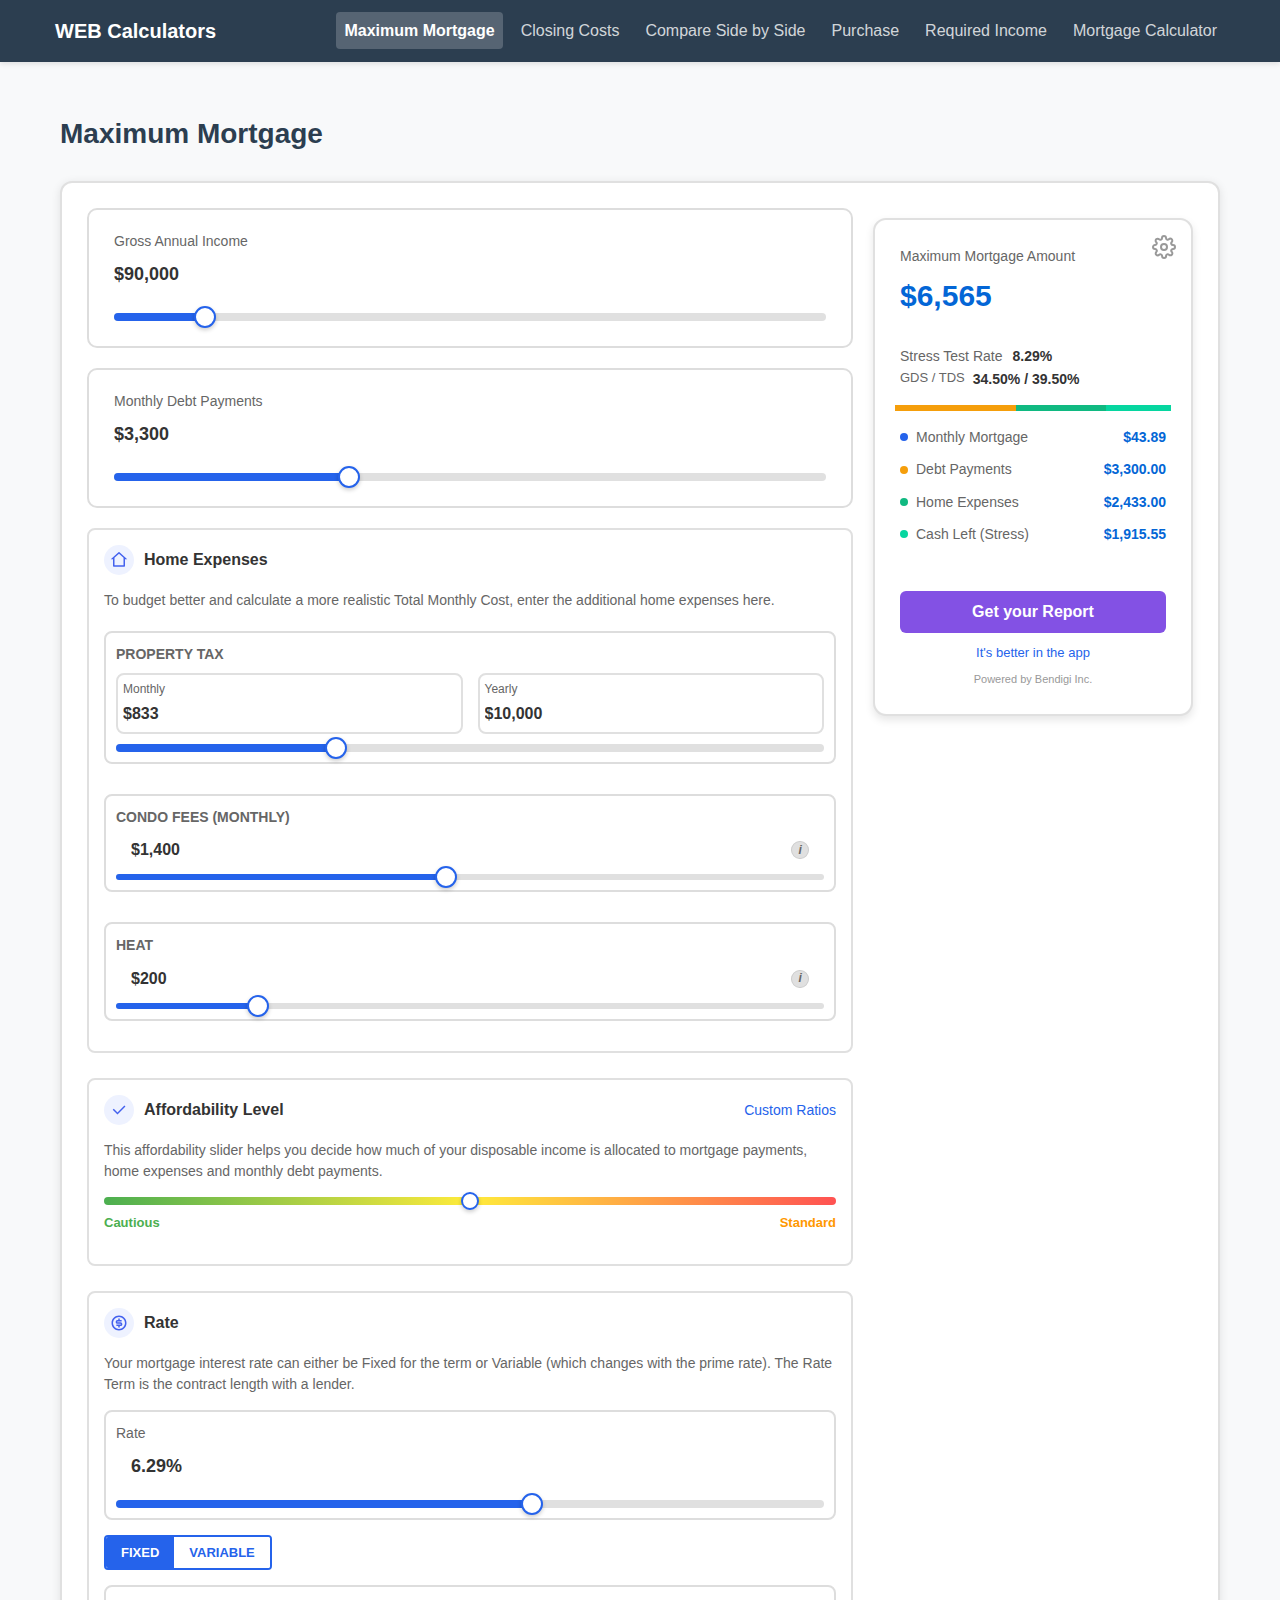
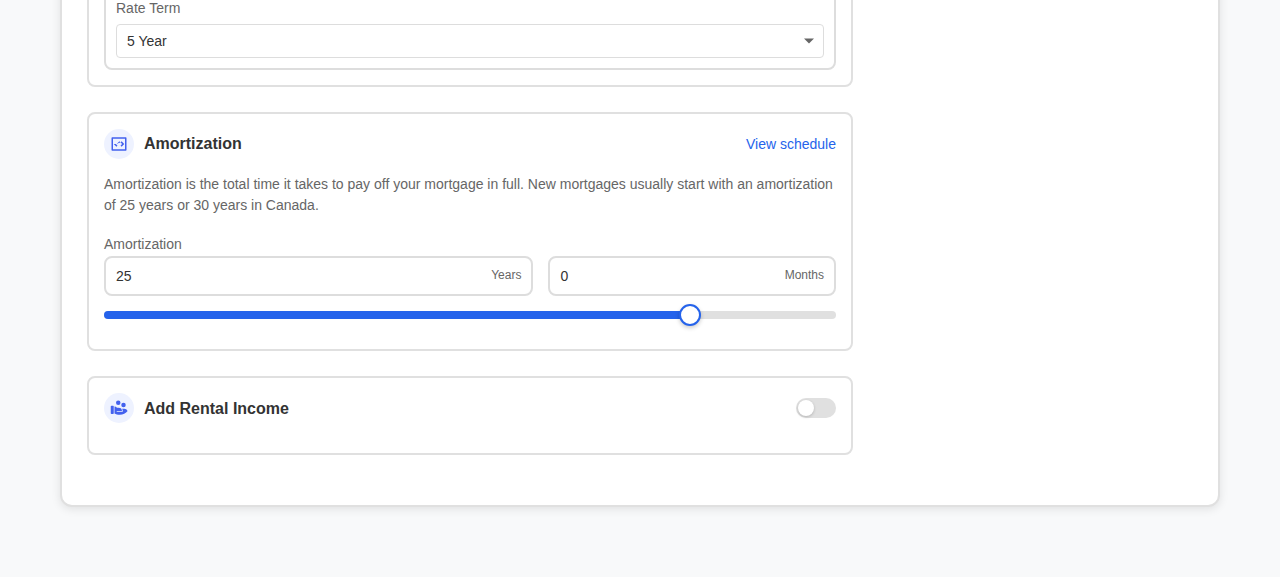
<file: maximum-mortgage/index.html>
<!DOCTYPE html>
<html lang="en">

<head>
    <meta charset="UTF-8">
    <meta name="viewport" content="width=device-width, initial-scale=1.0">
    <title>Maximum Mortgage Calculator</title>
    <link rel="stylesheet" href="styles.css">
    <script src="https://code.jquery.com/jquery-3.6.0.min.js"></script>
</head>

<body>
    <!-- Header with navigation -->
    <header class="main-header">
        <div class="container">
            <div class="logo">
                <a href="../index.html">WEB Calculators</a>
            </div>
            <nav class="calculator-tabs">
                <ul>
                    <li class="active"><a href="../maximum-mortgage/index.html">Maximum Mortgage</a></li>
                    <li><a href="../closing-costs/index.html">Closing Costs</a></li>
                    <li><a href="../comparison-calculator/index.html">Compare Side by Side</a></li>
                    <li><a href="../purchase/index.html">Purchase</a></li>
                    <li><a href="../required-income/index.html">Required Income</a></li>
                    <li><a href="../mortgage-calculator/index.html">Mortgage Calculator</a></li>
                </ul>
            </nav>
        </div>
    </header>

    <div class="calculator-container">
        <h1>Maximum Mortgage</h1>

        <div class="calculator-form">
            <!-- Left Column -->
            <div class="left-column">
                <!-- Gross Annual Income Section -->
                <div class="input-section">
                    <label for="gross-income">Gross Annual Income</label>
                    <div class="input-field">
                        <input type="text" id="gross-income" value="$90,000">
                    </div>
                    <div class="price-slider income-slider">
                        <div class="slider-track"></div>
                        <div class="slider-thumb"></div>
                    </div>
                </div>

                <!-- Monthly Debt Payments Section -->
                <div class="input-section">
                    <label for="monthly-debt">Monthly Debt Payments</label>
                    <div class="input-field">
                        <input type="text" id="monthly-debt" value="$0">
                    </div>
                    <div class="price-slider debt-slider">
                        <div class="slider-track"></div>
                        <div class="slider-thumb"></div>
                    </div>
                </div>

                <!-- Home Expenses Section -->
                <div class="section expenses-section">
                    <div class="section-header">
                        <div class="icon-circle">
                            <svg xmlns="http://www.w3.org/2000/svg" viewBox="0 0 24 24" width="24" height="24">
                                <path fill="none" d="M0 0h24v24H0z" />
                                <path
                                    d="M19 21H5a1 1 0 0 1-1-1v-9H1l10.327-9.388a1 1 0 0 1 1.346 0L23 11h-3v9a1 1 0 0 1-1 1zM6 19h12V9.157l-6-5.454-6 5.454V19z"
                                    fill="#4361ee" />
                            </svg>
                        </div>
                        <h3>Home Expenses</h3>
                    </div>
                    <p class="expenses-description">To budget better and calculate a more realistic Total Monthly Cost, enter the additional home expenses here.</p>

                    <div class="expenses-input-group">
                        <div class="expense-item property-tax-item">
                            <div class="expense-label">PROPERTY TAX</div>
                            <div class="property-tax-inputs">
                                <div class="expense-input-field monthly-field">
                                    <label>Monthly</label>
                                    <input type="text" id="property-tax-monthly" value="$833.333">
                                </div>
                                <div class="expense-input-field yearly-field">
                                    <label>Yearly</label>
                                    <input type="text" id="property-tax-yearly" value="$10,000">
                                </div>
                            </div>
                            <div class="property-tax-slider">
                                <div class="slider-track"></div>
                                <div class="slider-thumb"></div>
                            </div>
                        </div>

                        <div class="expense-item">
                            <div class="expense-label">Condo fees (Monthly)</div>
                            <div class="expense-input-field with-info">
                                <input type="text" id="condo-fees" value="$1,400">
                                <span class="info-icon">i</span>
                            </div>
                            <div class="condo-fees-slider">
                                <div class="slider-track"></div>
                                <div class="slider-thumb"></div>
                            </div>
                        </div>

                        <div class="expense-item">
                            <div class="expense-label">Heat</div>
                            <div class="expense-input-field with-info">
                                <input type="text" id="heat-expense" value="$200">
                                <span class="info-icon">i</span>
                            </div>
                            <div class="heat-slider">
                                <div class="slider-track"></div>
                                <div class="slider-thumb"></div>
                            </div>
                        </div>
                    </div>
                </div>

                <!-- Affordability Level Section -->
                <div class="section affordability-section">
                    <div class="section-header">
                        <div class="icon-circle">
                            <svg xmlns="http://www.w3.org/2000/svg" viewBox="0 0 24 24" width="24" height="24">
                                <path fill="none" d="M0 0h24v24H0z" />
                                <path
                                    d="M10 15.172l9.192-9.193 1.415 1.414L10 18l-6.364-6.364 1.414-1.414z"
                                    fill="#4361ee" />
                            </svg>
                        </div>
                        <h3>Affordability Level</h3>
                        <div class="custom-rates">Custom Ratios</div>
                    </div>
                    <p class="affordability-description">This affordability slider helps you decide how much of your disposable income is allocated to mortgage payments, home expenses and monthly debt payments.</p>

                    <div class="affordability-slider-container">
                        <div class="affordability-slider">
                            <div class="slider-track"></div>
                            <div class="slider-thumb"></div>
                        </div>
                        <div class="affordability-labels">
                            <span class="cautious-label">Cautious</span>
                            <span class="standard-label">Standard</span>
                        </div>
                    </div>
                </div>

                <!-- Rate Section -->
                <div class="section rate-section">
                    <div class="section-header">
                        <div class="icon-circle">
                            <svg xmlns="http://www.w3.org/2000/svg" viewBox="0 0 24 24" width="24" height="24">
                                <path fill="none" d="M0 0h24v24H0z" />
                                <path
                                    d="M12 22C6.477 22 2 17.523 2 12S6.477 2 12 2s10 4.477 10 10-4.477 10-10 10zm0-2a8 8 0 1 0 0-16 8 8 0 0 0 0 16zm-3.5-6H14a.5.5 0 1 0 0-1h-4a2.5 2.5 0 1 1 0-5h1V6h2v2h2.5v2H10a.5.5 0 1 0 0 1h4a2.5 2.5 0 1 1 0 5h-1v2h-2v-2H8.5v-2z"
                                    fill="#4361ee" />
                            </svg>
                        </div>
                        <h3>Rate</h3>
                    </div>
                    <p class="rate-description">Your mortgage interest rate can either be Fixed for the term or Variable (which changes with the prime rate). The Rate Term is the contract length with a lender.</p>

                    <div class="rate-section-content">
                        <div class="rate-input-wrapper">
                            <div class="rate-label">Rate</div>
                            <div class="input-field">
                                <input type="text" id="rate-input" value="6.29%">
                            </div>
                        </div>
                        <div class="rate-slider">
                            <div class="slider-track"></div>
                            <div class="slider-thumb"></div>
                        </div>
                    </div>

                    <div class="rate-type-container">
                        <div class="rate-type-buttons">
                            <button class="rate-btn fixed active">FIXED</button>
                            <button class="rate-btn variable">VARIABLE</button>
                        </div>
                    </div>

                    <div class="rate-term-container">
                        <div class="rate-label">Rate Term</div>
                        <div class="select-wrapper full-width">
                            <select id="loan-term" class="dropdown-select">
                                <option value="1">1 Year</option>
                                <option value="2">2 Year</option>
                                <option value="3">3 Year</option>
                                <option value="4">4 Year</option>
                                <option value="5" selected>5 Year</option>
                            </select>
                        </div>
                    </div>
                </div>

                <!-- Amortization Section -->
                <div class="section amortization-section">
                    <div class="section-header">
                        <div class="icon-circle">
                            <svg xmlns="http://www.w3.org/2000/svg" viewBox="0 0 24 24" width="24" height="24">
                                <path fill="none" d="M0 0h24v24H0z" />
                                <path
                                    d="M3 3h18a1 1 0 0 1 1 1v16a1 1 0 0 1-1 1H3a1 1 0 0 1-1-1V4a1 1 0 0 1 1-1zm1 2v14h16V5H4zm15 7l-3.536 3.536-1.414-1.415L16.172 12 14.05 9.879l1.414-1.415L19 12zm-10 0l3.536-3.536 1.414 1.415L7.828 12l2.122 2.121-1.414 1.415L5 12z"
                                    fill="#4361ee" />
                            </svg>
                        </div>
                        <h3>Amortization</h3>
                        <a href="#" class="view-link">View schedule</a>
                    </div>
                    <p class="amortization-description">Amortization is the total time it takes to pay off your mortgage in full. New mortgages usually start with an amortization of 25 years or 30 years in Canada.</p>

                    <div class="amortization-input-wrapper">
                        <label class="amortization-label">Amortization</label>
                        <div class="amortization-years-months">
                            <div class="amortization-years">
                                <input type="text" id="amortization-years" value="25" min="5" max="30">
                            </div>
                            <div class="amortization-months">
                                <input type="text" id="amortization-months" value="0" min="0" max="11">
                            </div>
                        </div>
                    </div>
                    <div class="amortization-slider">
                        <div class="slider-track"></div>
                        <div class="slider-thumb"></div>
                    </div>
                </div>

                <!-- Custom Rates Section -->
                <div class="section rental-income-section">
                    <div class="section-header">
                        <div class="icon-circle">
                            <svg xmlns="http://www.w3.org/2000/svg" viewBox="0 0 24 24" width="24" height="24">
                                <path fill="none" d="M0 0h24v24H0z" />
                                <path
                                    d="M9.33 11.5h2.17A4.5 4.5 0 0 1 16 16H8.999L9 17h8v-1a5.578 5.578 0 0 0-.886-3H19a5 5 0 0 1 4.516 2.851C21.151 18.972 17.322 21 13 21c-2.761 0-5.1-.59-7-1.625L6 10.071A6.967 6.967 0 0 1 9.33 11.5zM5 19a1 1 0 0 1-1 1H2a1 1 0 0 1-1-1v-9a1 1 0 0 1 1-1h2a1 1 0 0 1 1 1v9zM18 5a3 3 0 1 1 0 6 3 3 0 0 1 0-6zm-7-3a3 3 0 1 1 0 6 3 3 0 0 1 0-6z"
                                    fill="#4361ee" />
                            </svg>
                        </div>
                        <h3>Add Rental Income</h3>
                        <div class="toggle-switch">
                            <div class="toggle-track"></div>
                            <div class="toggle-thumb"></div>
                        </div>
                    </div>
                </div>
            </div>

            <!-- Right Column (Results) -->
            <div class="right-column">
                <div class="results-box-container">
                    <div class="fixed-results-box">
                        <!-- Results Box -->
                        <div class="results-box">
                            <div class="settings-icon">
                                <svg xmlns="http://www.w3.org/2000/svg" width="24" height="24" viewBox="0 0 24 24" fill="none" stroke="currentColor" stroke-width="2" stroke-linecap="round" stroke-linejoin="round">
                                    <circle cx="12" cy="12" r="3"></circle>
                                    <path d="M19.4 15a1.65 1.65 0 0 0 .33 1.82l.06.06a2 2 0 0 1 0 2.83 2 2 0 0 1-2.83 0l-.06-.06a1.65 1.65 0 0 0-1.82-.33 1.65 1.65 0 0 0-1 1.51V21a2 2 0 0 1-2 2 2 2 0 0 1-2-2v-.09A1.65 1.65 0 0 0 9 19.4a1.65 1.65 0 0 0-1.82.33l-.06.06a2 2 0 0 1-2.83 0 2 2 0 0 1 0-2.83l.06-.06a1.65 1.65 0 0 0 .33-1.82 1.65 1.65 0 0 0-1.51-1H3a2 2 0 0 1-2-2 2 2 0 0 1 2-2h.09A1.65 1.65 0 0 0 4.6 9a1.65 1.65 0 0 0-.33-1.82l-.06-.06a2 2 0 0 1 0-2.83 2 2 0 0 1 2.83 0l.06.06a1.65 1.65 0 0 0 1.82.33H9a1.65 1.65 0 0 0 1-1.51V3a2 2 0 0 1 2-2 2 2 0 0 1 2 2v.09a1.65 1.65 0 0 0 1 1.51 1.65 1.65 0 0 0 1.82-.33l.06-.06a2 2 0 0 1 2.83 0 2 2 0 0 1 0 2.83l-.06.06a1.65 1.65 0 0 0-.33 1.82V9a1.65 1.65 0 0 0 1.51 1H21a2 2 0 0 1 2 2 2 2 0 0 1-2 2h-.09a1.65 1.65 0 0 0-1.51 1z"></path>
                                </svg>
                            </div>
                            <div class="result-header">
                                <div class="result-title">Maximum Mortgage Amount</div>
                                <div class="result-amount">$605,490</div>
                            </div>

                            <div class="stress-test-ratio">
                                <div class="stress-test-label">Stress Test Rate</div>
                                <div class="ratio-value">8.29%</div>
                                <div class="gds-ratio">
                                    <span class="ratio-label">GDS / TDS</span>
                                    <span class="ratio-value">39.53% / 44.27%</span>
                                </div>
                            </div>

                            <div class="colored-bar">
                                <div class="bar-section mortgage" style="flex: 6045;"></div>
                                <div class="bar-section debt" style="flex: 3300;"></div>
                                <div class="bar-section expenses" style="flex: 2433;"></div>
                                <div class="bar-section cash" style="flex: 10466;"></div>
                            </div>

                            <div class="payment-details">
                                <div class="payment-item">
                                    <div class="payment-dot monthly"></div>
                                    <div class="payment-label">Monthly Mortgage</div>
                                    <div class="payment-value">$4,048.57</div>
                                </div>
                                <div class="payment-item">
                                    <div class="payment-dot debt"></div>
                                    <div class="payment-label">Debt Payments</div>
                                    <div class="payment-value">$3,300.00</div>
                                </div>
                                <div class="payment-item">
                                    <div class="payment-dot home"></div>
                                    <div class="payment-label">Home Expenses</div>
                                    <div class="payment-value">$2,433.33</div>
                                </div>
                                <div class="payment-item">
                                    <div class="payment-dot cash"></div>
                                    <div class="payment-label">Cash Left (Stress)</div>
                                    <div class="payment-value">$15,468.10</div>
                                </div>
                            </div>

                            <div class="download-section">
                                <button class="download-btn">Get your Report</button>
                                <div class="app-note">It's better in the app</div>
                                <div class="brand">Powered by Bendigi Inc.</div>
                            </div>
                        </div>
                    </div>
                </div>
            </div>
        </div>
    </div>

    <script src="script.js"></script>
</body>

</html>
</file>
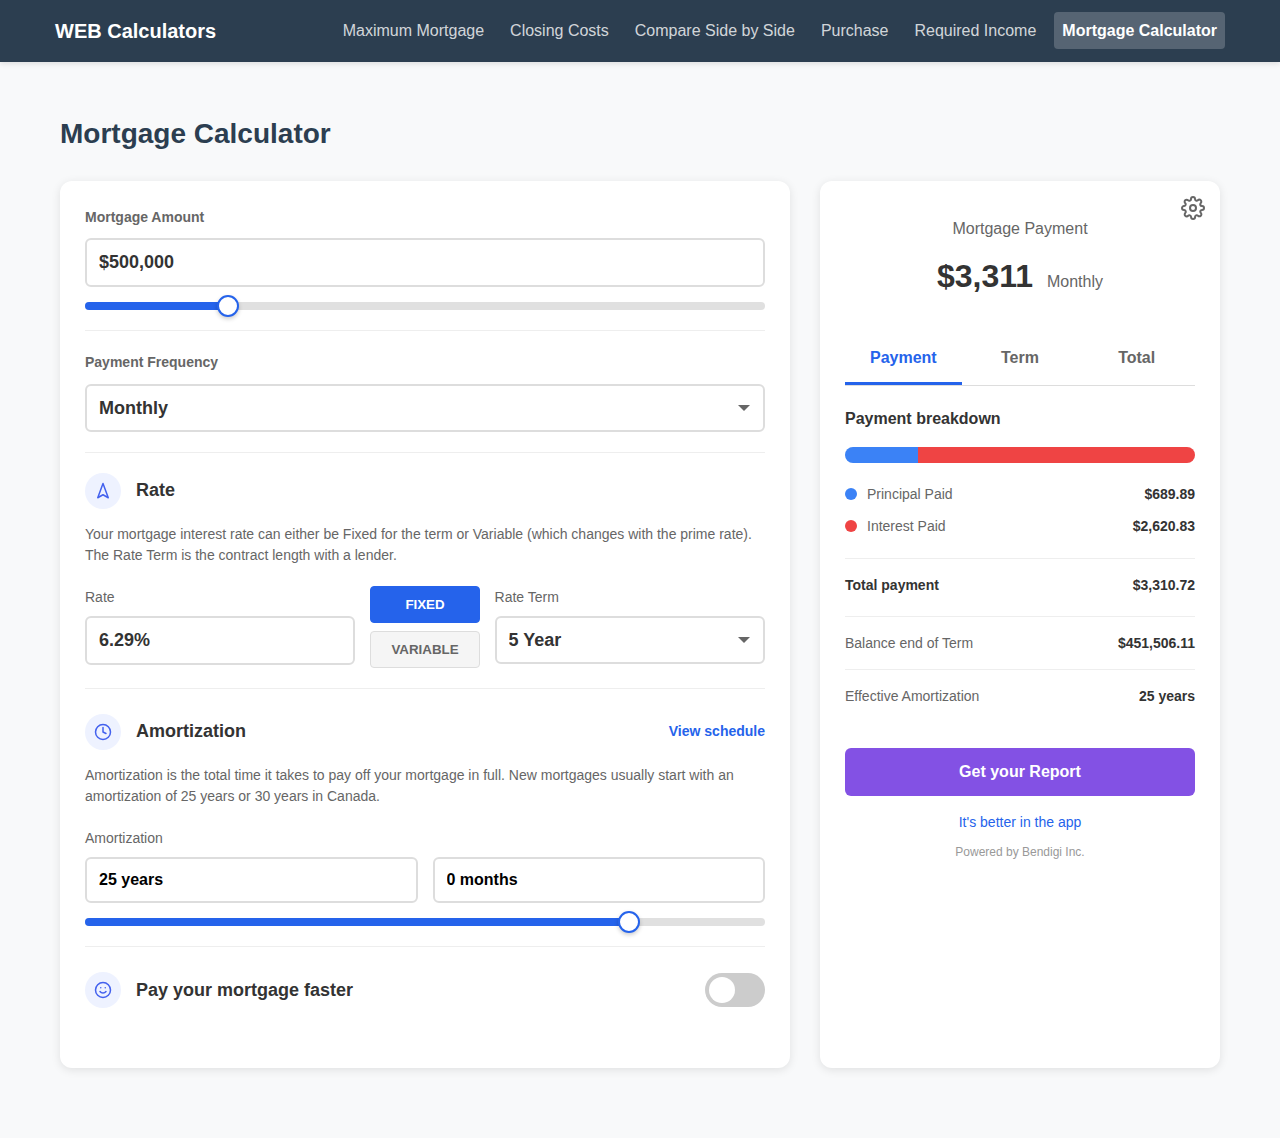
<file: mortgage-calculator/index.html>
<!DOCTYPE html>
<html lang="en">

<head>
    <meta charset="UTF-8">
    <meta name="viewport" content="width=device-width, initial-scale=1.0">
    <title>Mortgage Calculator</title>
    <link rel="stylesheet" href="styles.css">
    <script src="https://code.jquery.com/jquery-3.6.0.min.js"></script>
</head>

<body>
    <header class="main-header">
        <div class="container">
            <div class="logo">
                <a href="../index.html">WEB Calculators</a>
            </div>
            <nav class="calculator-tabs">
                <ul>
                    <li><a href="../maximum-mortgage/index.html">Maximum Mortgage</a></li>
                    <li><a href="../closing-costs/index.html">Closing Costs</a></li>
                    <li><a href="../comparison-calculator/index.html">Compare Side by Side</a></li>
                    <li><a href="../purchase/index.html">Purchase</a></li>
                    <li><a href="../required-income/index.html">Required Income</a></li>
                    <li class="active"><a href="index.html">Mortgage Calculator</a></li>
                </ul>
            </nav>
        </div>
    </header>

    <div class="calculator-container">
        <h1>Mortgage Calculator</h1>

        <div class="calculator-form">
            <!-- Main Calculator Form -->
            <div class="calculator-inputs">
                <!-- Mortgage Amount Section -->
                <div class="input-section mortgage-amount-section">
                    <label for="mortgage-amount">Mortgage Amount</label>
                    <div class="input-field">
                        <input type="text" id="mortgage-amount" value="$500,000">
                    </div>
                    <div class="slider-container">
                        <div class="mortgage-amount-slider">
                            <div class="slider-track"></div>
                            <div class="slider-thumb"></div>
                        </div>
                    </div>
                </div>

                <!-- Payment Frequency Section -->
                <div class="input-section payment-frequency-section">
                    <label for="payment-frequency">Payment Frequency</label>
                    <div class="dropdown-field">
                        <select id="payment-frequency">
                            <option value="monthly" selected>Monthly</option>
                            <option value="biweekly">Bi-weekly</option>
                            <option value="accelerated">Accelerated Bi-weekly</option>
                            <option value="weekly">Weekly</option>
                            <option value="acc-weekly">Accelerated Weekly</option>
                        </select>
                        <div class="dropdown-arrow"></div>
                    </div>
                </div>

                <!-- Rate Section -->
                <div class="section rate-section">
                    <div class="section-header">
                        <div class="icon-circle">
                            <svg xmlns="http://www.w3.org/2000/svg" width="18" height="18" viewBox="0 0 24 24" fill="none" stroke="#4361ee" stroke-width="2" stroke-linecap="round" stroke-linejoin="round">
                                <polygon points="12 2 19 21 12 17 5 21 12 2"></polygon>
                            </svg>
                        </div>
                        <h3>Rate</h3>
                    </div>
                    <p class="section-description">
                        Your mortgage interest rate can either be Fixed for the term or Variable (which changes with the prime rate). The Rate Term is the contract length with a lender.
                    </p>

                    <div class="rate-inputs">
                        <div class="rate-input-field">
                            <label for="rate">Rate</label>
                            <input type="text" id="rate" value="6.29%">
                        </div>
                        <div class="rate-type-buttons">
                            <button id="fixed-rate" class="rate-button active">FIXED</button>
                            <button id="variable-rate" class="rate-button">VARIABLE</button>
                        </div>
                        <div class="rate-term-field">
                            <label for="rate-term">Rate Term</label>
                            <div class="dropdown-field">
                                <select id="rate-term">
                                    <option value="5">5 Year</option>
                                    <option value="1">1 Year</option>
                                    <option value="2">2 Year</option>
                                    <option value="3">3 Year</option>
                                    <option value="4">4 Year</option>
                                    <option value="7">7 Year</option>
                                    <option value="10">10 Year</option>
                                </select>
                                <div class="dropdown-arrow"></div>
                            </div>
                        </div>
                    </div>
                </div>

                <!-- Amortization Section -->
                <div class="section amortization-section">
                    <div class="section-header">
                        <div class="icon-circle">
                            <svg xmlns="http://www.w3.org/2000/svg" width="18" height="18" viewBox="0 0 24 24" fill="none" stroke="#4361ee" stroke-width="2" stroke-linecap="round" stroke-linejoin="round">
                                <circle cx="12" cy="12" r="10"></circle>
                                <polyline points="12 6 12 12 16 14"></polyline>
                            </svg>
                        </div>
                        <h3>Amortization</h3>
                        <a href="#" class="view-schedule-link">View schedule</a>
                    </div>
                    <p class="section-description">
                        Amortization is the total time it takes to pay off your mortgage in full. New mortgages usually start with an amortization of 25 years or 30 years in Canada.
                    </p>

                    <div class="amortization-inputs">
                        <label>Amortization</label>
                        <div class="amortization-years-months">
                            <input type="text" id="amortization-years" value="25 years">
                            <input type="text" id="amortization-months" value="0 months">
                        </div>
                        <div class="slider-container">
                            <div class="amortization-slider">
                                <div class="slider-track"></div>
                                <div class="slider-thumb"></div>
                            </div>
                        </div>
                    </div>
                </div>

                <!-- Pay Faster Toggle -->
                <div class="section pay-faster-section">
                    <div class="section-header">
                        <div class="icon-circle">
                            <svg xmlns="http://www.w3.org/2000/svg" width="18" height="18" viewBox="0 0 24 24" fill="none" stroke="#4361ee" stroke-width="2" stroke-linecap="round" stroke-linejoin="round">
                                <circle cx="12" cy="12" r="10"></circle>
                                <path d="M8 14s1.5 2 4 2 4-2 4-2"></path>
                                <line x1="9" y1="9" x2="9.01" y2="9"></line>
                                <line x1="15" y1="9" x2="15.01" y2="9"></line>
                            </svg>
                        </div>
                        <h3>Pay your mortgage faster</h3>
                        <div class="toggle-switch">
                            <label class="switch">
                                <input type="checkbox" id="pay-faster-toggle">
                                <span class="slider round"></span>
                            </label>
                        </div>
                    </div>
                </div>
            </div>

            <!-- Results Panel -->
            <div class="results-panel">
                <div class="settings-icon">
                    <svg xmlns="http://www.w3.org/2000/svg" width="24" height="24" viewBox="0 0 24 24" fill="none" stroke="currentColor" stroke-width="2" stroke-linecap="round" stroke-linejoin="round">
                        <circle cx="12" cy="12" r="3"></circle>
                        <path d="M19.4 15a1.65 1.65 0 0 0 .33 1.82l.06.06a2 2 0 0 1 0 2.83 2 2 0 0 1-2.83 0l-.06-.06a1.65 1.65 0 0 0-1.82-.33 1.65 1.65 0 0 0-1 1.51V21a2 2 0 0 1-2 2 2 2 0 0 1-2-2v-.09A1.65 1.65 0 0 0 9 19.4a1.65 1.65 0 0 0-1.82.33l-.06.06a2 2 0 0 1-2.83 0 2 2 0 0 1 0-2.83l.06-.06a1.65 1.65 0 0 0 .33-1.82 1.65 1.65 0 0 0-1.51-1H3a2 2 0 0 1-2-2 2 2 0 0 1 2-2h.09A1.65 1.65 0 0 0 4.6 9a1.65 1.65 0 0 0-.33-1.82l-.06-.06a2 2 0 0 1 0-2.83 2 2 0 0 1 2.83 0l.06.06a1.65 1.65 0 0 0 1.82.33H9a1.65 1.65 0 0 0 1-1.51V3a2 2 0 0 1 2-2 2 2 0 0 1 2 2v.09a1.65 1.65 0 0 0 1 1.51 1.65 1.65 0 0 0 1.82-.33l.06-.06a2 2 0 0 1 2.83 0 2 2 0 0 1 0 2.83l-.06.06a1.65 1.65 0 0 0-.33 1.82V9a1.65 1.65 0 0 0 1.51 1H21a2 2 0 0 1 2 2 2 2 0 0 1-2 2h-.09a1.65 1.65 0 0 0-1.51 1z"></path>
                    </svg>
                </div>

                <div class="payment-result">
                    <h4>Mortgage Payment</h4>
                    <div class="payment-amount">
                        <span class="amount">$3,286</span>
                        <span class="frequency">Monthly</span>
                    </div>
                </div>

                <div class="payment-tabs">
                    <div class="tab active" data-tab="payment">Payment</div>
                    <div class="tab" data-tab="term">Term</div>
                    <div class="tab" data-tab="total">Total</div>
                </div>

                <div class="tab-content">
                    <div id="payment-tab-content" class="tab-pane active">
                        <h4>Payment breakdown</h4>
                        <div class="breakdown-chart">
                            <div class="chart-bar">
                                <div class="principal-bar" style="width: 20%;"></div>
                                <div class="interest-bar" style="width: 80%;"></div>
                            </div>
                        </div>
                        <div class="breakdown-items">
                            <div class="breakdown-item principal">
                                <div class="breakdown-dot"></div>
                                <div class="breakdown-label">Principal Paid</div>
                                <div class="breakdown-value">$698.59</div>
                            </div>
                            <div class="breakdown-item interest">
                                <div class="breakdown-dot"></div>
                                <div class="breakdown-label">Interest Paid</div>
                                <div class="breakdown-value">$2,587.14</div>
                            </div>
                        </div>
                        <div class="total-payment">
                            <div class="total-label">Total payment</div>
                            <div class="total-value">$3,285.72</div>
                        </div>
                    </div>
                    <div id="term-tab-content" class="tab-pane">
                        <h4>Term Summary</h4>
                        <div class="term-summary">
                            <div class="summary-item">
                                <div class="summary-label">Term Length</div>
                                <div class="summary-value">5 years</div>
                            </div>
                            <div class="summary-item">
                                <div class="summary-label">Principal Paid</div>
                                <div class="summary-value principal-term">$45,678</div>
                            </div>
                            <div class="summary-item">
                                <div class="summary-label">Interest Paid</div>
                                <div class="summary-value interest-term">$151,320</div>
                            </div>
                            <div class="summary-item">
                                <div class="summary-label">Total Payments</div>
                                <div class="summary-value total-term">$196,998</div>
                            </div>
                            <div class="summary-item">
                                <div class="summary-label">Balance at End of Term</div>
                                <div class="summary-value balance-term">$450,996.52</div>
                            </div>
                        </div>
                    </div>
                    <div id="total-tab-content" class="tab-pane">
                        <h4>Total Summary</h4>
                        <div class="total-summary">
                            <div class="summary-item">
                                <div class="summary-label">Amortization Period</div>
                                <div class="summary-value">25 years</div>
                            </div>
                            <div class="summary-item">
                                <div class="summary-label">Principal Paid</div>
                                <div class="summary-value principal-total">$500,000</div>
                            </div>
                            <div class="summary-item">
                                <div class="summary-label">Interest Paid</div>
                                <div class="summary-value interest-total">$485,716</div>
                            </div>
                            <div class="summary-item">
                                <div class="summary-label">Total Cost</div>
                                <div class="summary-value total-cost">$985,716</div>
                            </div>
                        </div>
                    </div>
                </div>

                <div class="balance-end-of-term">
                    <div class="balance-label">Balance end of Term</div>
                    <div class="balance-value">$450,996.52</div>
                </div>

                <div class="effective-amortization">
                    <div class="effective-label">Effective Amortization</div>
                    <div class="effective-value">25 Years</div>
                </div>

                <button id="get-report-btn">Get your Report</button>

                <div class="app-note">It's better in the app</div>

                <div class="brand">Powered by Bendigi Inc.</div>
            </div>
        </div>
    </div>

    <script src="script.js"></script>
</body>

</html>
</file>
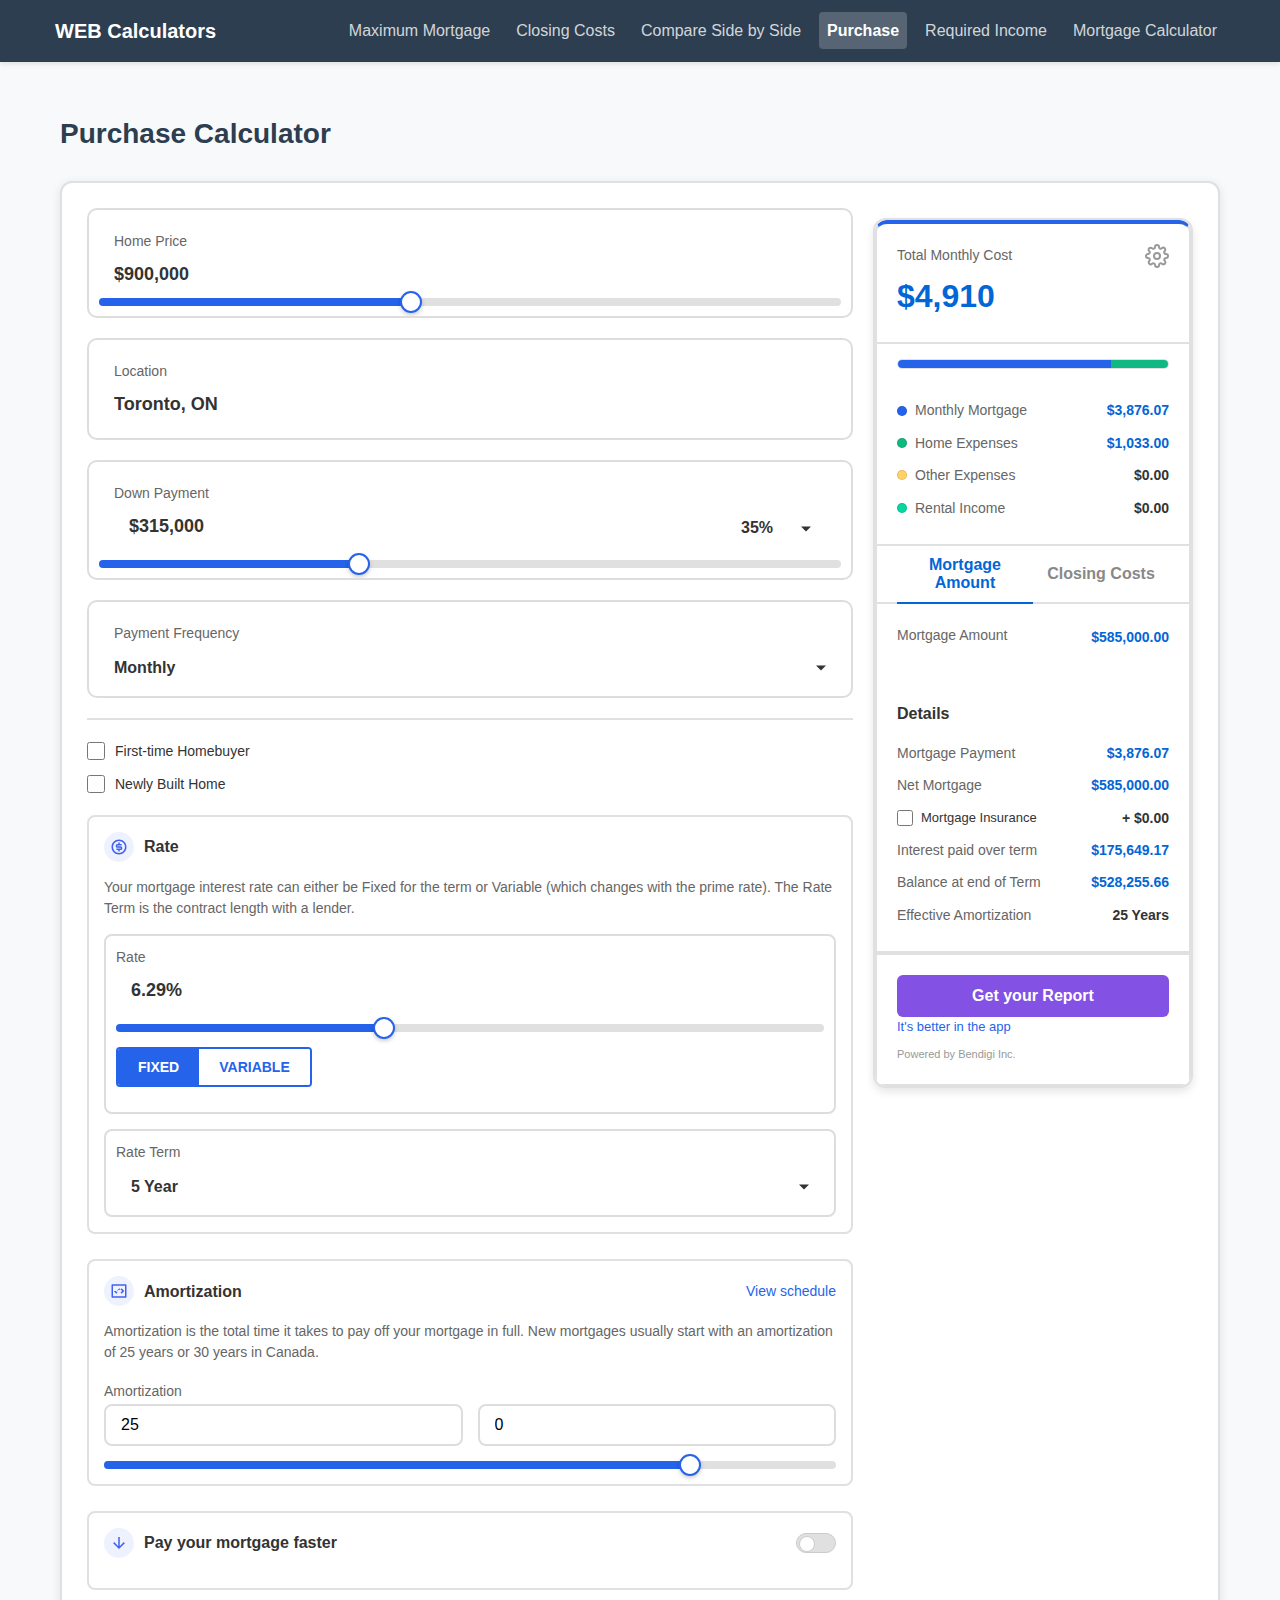
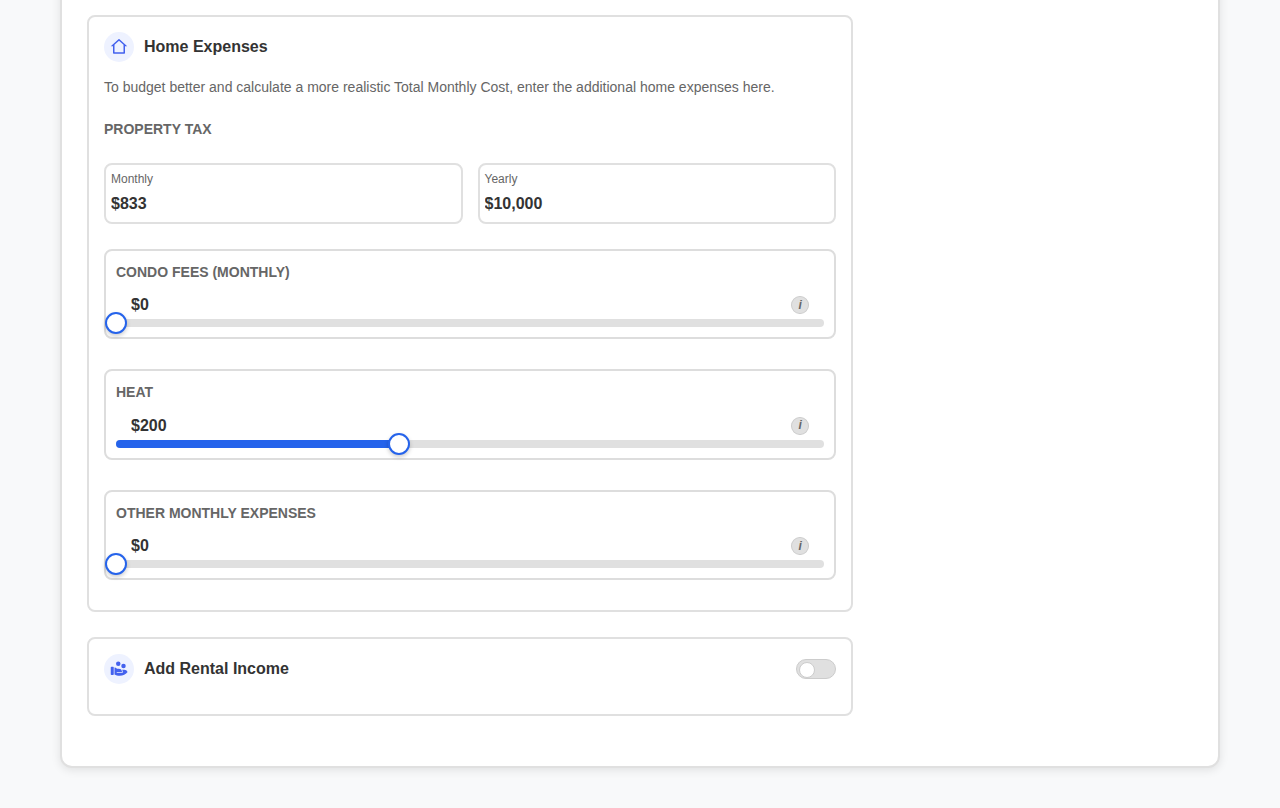
<file: purchase/index.html>
<!DOCTYPE html>
<html lang="en">

<head>
    <meta charset="UTF-8">
    <meta name="viewport" content="width=device-width, initial-scale=1.0">
    <title>Purchase Calculator</title>
    <link rel="stylesheet" href="styles.css">
    <script src="https://code.jquery.com/jquery-3.6.0.min.js"></script>
</head>

<body>
    <header class="main-header">
        <div class="container">
            <div class="logo">
                <a href="../index.html">WEB Calculators</a>
            </div>
            <nav class="calculator-tabs">
                <ul>
                    <li><a href="../maximum-mortgage/index.html">Maximum Mortgage</a></li>
                    <li><a href="../closing-costs/index.html">Closing Costs</a></li>
                    <li><a href="../comparison-calculator/index.html">Compare Side by Side</a></li>
                    <li class="active"><a href="index.html">Purchase</a></li>
                    <li><a href="../required-income/index.html">Required Income</a></li>
                    <li><a href="../mortgage-calculator/index.html">Mortgage Calculator</a></li>
                </ul>
            </nav>
        </div>
    </header>
    <div class="calculator-container">
        <h1>Purchase Calculator</h1>

        <div class="calculator-form">
            <!-- Left Column -->
            <div class="left-column">
                <!-- Purchase Price Section -->
                <div class="input-section">
                    <label for="purchase-price">Home Price</label>
                    <div class="input-field">
                        <input type="text" id="purchase-price" value="$900,000">
                    </div>
                    <div class="price-slider">
                        <div class="slider-track"></div>
                        <div class="slider-thumb"></div>
                    </div>
                </div>

                <!-- Location Section -->
                <div class="input-section">
                    <label for="location">Location</label>
                    <div class="input-field">
                        <input type="text" id="location" value="Toronto, ON">
                    </div>
                </div>

                <!-- Down Payment Section -->
                <div class="input-section">
                    <label for="down-payment">Down Payment</label>
                    <div class="input-group">
                        <div class="input">
                            <div class="input-field">
                                <input type="text" id="down-payment" value="$315,000">
                            </div>
                        </div>
                        <div class="select-wrapper">
                            <select id="down-payment-percent" class="dropdown-select">
                                <option value="5">5%</option>
                                <option value="10">10%</option>
                                <option value="15">15%</option>
                                <option value="20">20%</option>
                                <option value="25">25%</option>
                                <option value="30">30%</option>
                                <option value="35" selected>35%</option>
                                <option value="40">40%</option>
                                <option value="50">50%</option>
                            </select>
                        </div>
                    </div>
                    <div class="price-slider">
                        <div class="slider-track"></div>
                        <div class="slider-thumb"></div>
                    </div>
                </div>

                <!-- Payment Frequency Section -->
                <div class="input-section">
                    <label for="payment-frequency">Payment Frequency</label>
                    <div class="select-wrapper full-width">
                        <select id="payment-frequency" class="dropdown-select">
                            <option value="monthly" selected>Monthly</option>
                            <option value="accelerated-biweekly">Accelerated Bi-weekly</option>
                            <option value="biweekly">Bi-weekly</option>
                            <option value="accelerated-weekly">Accelerated Weekly</option>
                            <option value="weekly">Weekly</option>
                        </select>
                    </div>
                </div>

                <!-- Separator -->
                <div class="separator"></div>

                <!-- Checkboxes -->
                <div class="checkbox-section">
                    <div class="checkbox-item">
                        <input type="checkbox" id="first-time-homebuyer">
                        <label for="first-time-homebuyer">First-time Homebuyer</label>
                    </div>
                    <div class="checkbox-item">
                        <input type="checkbox" id="newly-built-home">
                        <label for="newly-built-home">Newly Built Home</label>
                    </div>
                </div>

                <!-- Rate Section -->
                <div class="section rate-section">
                    <div class="section-header">
                        <div class="icon-circle">
                            <svg xmlns="http://www.w3.org/2000/svg" viewBox="0 0 24 24" width="24" height="24">
                                <path fill="none" d="M0 0h24v24H0z" />
                                <path
                                    d="M12 22C6.477 22 2 17.523 2 12S6.477 2 12 2s10 4.477 10 10-4.477 10-10 10zm0-2a8 8 0 1 0 0-16 8 8 0 0 0 0 16zm-3.5-6H14a.5.5 0 1 0 0-1h-4a2.5 2.5 0 1 1 0-5h1V6h2v2h2.5v2H10a.5.5 0 1 0 0 1h4a2.5 2.5 0 1 1 0 5h-1v2h-2v-2H8.5v-2z"
                                    fill="#4361ee" />
                            </svg>
                        </div>
                        <h3>Rate</h3>
                    </div>
                    <p class="rate-description">Your mortgage interest rate can either be Fixed for the term or Variable (which changes with the prime rate). The Rate Term is the contract length with a lender.</p>

                    <div class="rate-section-content">
                        <div class="rate-input-wrapper">
                            <div class="rate-label">Rate</div>
                            <div class="input-field">
                                <input type="text" id="rate-input" value="6.29%">
                            </div>
                        </div>

                        <div class="rate-slider">
                            <div class="slider-track"></div>
                            <div class="slider-thumb"></div>
                        </div>

                        <div class="rate-type-container">
                            <div class="rate-type-buttons">
                                <button class="rate-btn active">FIXED</button>
                                <button class="rate-btn">VARIABLE</button>
                            </div>
                        </div>
                    </div>

                    <div class="term-group">
                        <div class="rate-label">Rate Term</div>
                        <div class="select-wrapper full-width">
                            <select id="loan-term" class="dropdown-select">
                                <option value="1">1 Year</option>
                                <option value="2">2 Year</option>
                                <option value="3">3 Year</option>
                                <option value="4">4 Year</option>
                                <option value="5" selected>5 Year</option>
                            </select>
                        </div>
                    </div>
                </div>

                <!-- Amortization Section -->
                <div class="section amortization-section">
                    <div class="section-header">
                        <div class="icon-circle">
                            <svg xmlns="http://www.w3.org/2000/svg" viewBox="0 0 24 24" width="24" height="24">
                                <path fill="none" d="M0 0h24v24H0z" />
                                <path
                                    d="M3 3h18a1 1 0 0 1 1 1v16a1 1 0 0 1-1 1H3a1 1 0 0 1-1-1V4a1 1 0 0 1 1-1zm1 2v14h16V5H4zm15 7l-3.536 3.536-1.414-1.415L16.172 12 14.05 9.879l1.414-1.415L19 12zm-10 0l3.536-3.536 1.414 1.415L7.828 12l2.122 2.121-1.414 1.415L5 12z"
                                    fill="#4361ee" />
                            </svg>
                        </div>
                        <h3>Amortization</h3>
                        <a href="#" class="view-link">View schedule</a>
                    </div>
                    <p class="amortization-description">Amortization is the total time it takes to pay off your mortgage in full. New mortgages usually start with an amortization of 25 years or 30 years in Canada.</p>

                    <div class="amortization-input-wrapper">
                        <label class="amortization-label">Amortization</label>
                        <div class="amortization-years-months">
                            <div class="amortization-years">
                                <input type="text" id="amortization-years" value="25" min="5" max="30">
                            </div>
                            <div class="amortization-months">
                                <input type="text" id="amortization-months" value="0" min="0" max="11">
                            </div>
                        </div>
                    </div>
                    <div class="amortization-slider">
                        <div class="slider-track"></div>
                        <div class="slider-thumb"></div>
                    </div>
                </div>

                <!-- Pay Your Mortgage Faster Section -->
                <div class="section faster-payment-section">
                    <div class="section-header">
                        <div class="icon-circle">
                            <svg xmlns="http://www.w3.org/2000/svg" viewBox="0 0 24 24" width="24" height="24">
                                <path fill="none" d="M0 0h24v24H0z" />
                                <path
                                    d="M13 16.172l5.364-5.364 1.414 1.414L12 20l-7.778-7.778 1.414-1.414L11 16.172V4h2v12.172z"
                                    fill="#4361ee" />
                            </svg>
                        </div>
                        <h3>Pay your mortgage faster</h3>
                        <div class="toggle-switch">
                            <div class="toggle-track"></div>
                            <div class="toggle-thumb"></div>
                        </div>
                    </div>
                </div>

                <!-- Home Expenses Section -->
                <div class="section expenses-section">
                    <div class="section-header">
                        <div class="icon-circle">
                            <svg xmlns="http://www.w3.org/2000/svg" viewBox="0 0 24 24" width="24" height="24">
                                <path fill="none" d="M0 0h24v24H0z" />
                                <path
                                    d="M19 21H5a1 1 0 0 1-1-1v-9H1l10.327-9.388a1 1 0 0 1 1.346 0L23 11h-3v9a1 1 0 0 1-1 1zM6 19h12V9.157l-6-5.454-6 5.454V19z"
                                    fill="#4361ee" />
                            </svg>
                        </div>
                        <h3>Home Expenses</h3>
                    </div>
                    <p class="expenses-description">To budget better and calculate a more realistic Total Monthly Cost, enter the additional home expenses here.</p>

                    <div class="expenses-input-group">
                        <div class="expense-label">PROPERTY TAX</div>
                        <div class="property-tax-inputs">
                            <div class="expense-input-field monthly-field">
                                <label>Monthly</label>
                                <input type="text" id="property-tax-monthly" value="$833.333">
                            </div>
                            <div class="expense-input-field yearly-field">
                                <label>Yearly</label>
                                <input type="text" id="property-tax-yearly" value="$10,000">
                            </div>
                        </div>
                        
                 

                        <div class="expense-item">
                            <div class="expense-label">Condo fees (Monthly)</div>
                            <div class="expense-input-field with-info">
                                <input type="text" id="condo-fees" value="$0">
                                <span class="info-icon">i</span>
                            </div>
                            <!-- Added condo fees slider -->
                            <div class="condo-fees-slider">
                                <div class="slider-track"></div>
                                <div class="slider-thumb"></div>
                            </div>
                        </div>

                        <div class="expense-item">
                            <div class="expense-label">Heat</div>
                            <div class="expense-input-field with-info">
                                <input type="text" id="heat-expense" value="$200">
                                <span class="info-icon">i</span>
                            </div>
                            <div class="heat-slider">
                                <div class="slider-track"></div>
                                <div class="slider-thumb"></div>
                            </div>
                        </div>

                        <div class="expense-item">
                            <div class="expense-label">Other monthly expenses</div>
                            <div class="expense-input-field with-info">
                                <input type="text" id="other-monthly-expenses" value="$0">
                                <span class="info-icon">i</span>
                            </div>
                            <!-- Added slider for Other Monthly Expenses -->
                            <div class="other-expenses-slider">
                                <div class="slider-track"></div>
                                <div class="slider-thumb"></div>
                            </div>
                        </div>
                    </div>
                </div>

                <!-- Rental Income Section -->
                <div class="section rental-income-section">
                    <div class="section-header">
                        <div class="icon-circle">
                            <svg xmlns="http://www.w3.org/2000/svg" viewBox="0 0 24 24" width="24" height="24">
                                <path fill="none" d="M0 0h24v24H0z" />
                                <path
                                    d="M9.33 11.5h2.17A4.5 4.5 0 0 1 16 16H8.999L9 17h8v-1a5.578 5.578 0 0 0-.886-3H19a5 5 0 0 1 4.516 2.851C21.151 18.972 17.322 21 13 21c-2.761 0-5.1-.59-7-1.625L6 10.071A6.967 6.967 0 0 1 9.33 11.5zM5 19a1 1 0 0 1-1 1H2a1 1 0 0 1-1-1v-9a1 1 0 0 1 1-1h2a1 1 0 0 1 1 1v9zM18 5a3 3 0 1 1 0 6 3 3 0 0 1 0-6zm-7-3a3 3 0 1 1 0 6 3 3 0 0 1 0-6z"
                                    fill="#4361ee" />
                            </svg>
                        </div>
                        <h3>Add Rental Income</h3>
                        <div class="toggle-switch">
                            <div class="toggle-track"></div>
                            <div class="toggle-thumb"></div>
                        </div>
                    </div>
                </div>
            </div>

            <!-- Right Column (Results) -->
            <div class="right-column">
                <div class="results-box-container">
                    <div class="fixed-results-box">
                        <!-- Results Box -->
                        <div class="results-box">
                            <div class="settings-icon">
                                <svg xmlns="http://www.w3.org/2000/svg" width="24" height="24" viewBox="0 0 24 24" fill="none" stroke="currentColor" stroke-width="2" stroke-linecap="round" stroke-linejoin="round">
                                    <circle cx="12" cy="12" r="3"></circle>
                                    <path d="M19.4 15a1.65 1.65 0 0 0 .33 1.82l.06.06a2 2 0 0 1 0 2.83 2 2 0 0 1-2.83 0l-.06-.06a1.65 1.65 0 0 0-1.82-.33 1.65 1.65 0 0 0-1 1.51V21a2 2 0 0 1-2 2 2 2 0 0 1-2-2v-.09A1.65 1.65 0 0 0 9 19.4a1.65 1.65 0 0 0-1.82.33l-.06.06a2 2 0 0 1-2.83 0 2 2 0 0 1 0-2.83l.06-.06a1.65 1.65 0 0 0 .33-1.82 1.65 1.65 0 0 0-1.51-1H3a2 2 0 0 1-2-2 2 2 0 0 1 2-2h.09A1.65 1.65 0 0 0 4.6 9a1.65 1.65 0 0 0-.33-1.82l-.06-.06a2 2 0 0 1 0-2.83 2 2 0 0 1 2.83 0l.06.06a1.65 1.65 0 0 0 1.82.33H9a1.65 1.65 0 0 0 1-1.51V3a2 2 0 0 1 2-2 2 2 0 0 1 2 2v.09a1.65 1.65 0 0 0 1 1.51 1.65 1.65 0 0 0 1.82-.33l.06-.06a2 2 0 0 1 2.83 0 2 2 0 0 1 0 2.83l-.06.06a1.65 1.65 0 0 0-.33 1.82V9a1.65 1.65 0 0 0 1.51 1H21a2 2 0 0 1 2 2 2 2 0 0 1-2 2h-.09a1.65 1.65 0 0 0-1.51 1z"></path>
                                </svg>
                            </div>
                            <div class="result-header">
                                <div class="result-title">Total Monthly Cost</div>
                                <div class="result-amount">$5,140</div>
                            </div>

                            <div class="cost-bar">
                                <div class="mortgage-bar"></div>
                                <div class="expenses-bar"></div>
                            </div>

                            <div class="payment-details">
                                <div class="payment-item">
                                    <div class="payment-dot monthly"></div>
                                    <div class="payment-label">Monthly Mortgage</div>
                                    <div class="payment-value">$4,106.37</div>
                                </div>
                                <div class="payment-item">
                                    <div class="payment-dot home"></div>
                                    <div class="payment-label">Home Expenses</div>
                                    <div class="payment-value">$1,033.33</div>
                                </div>
                                <div class="payment-item">
                                    <div class="payment-dot other"></div>
                                    <div class="payment-label">Other Expenses</div>
                                    <div class="payment-value">$0.00</div>
                                </div>
                                <div class="payment-item">
                                    <div class="payment-dot rental"></div>
                                    <div class="payment-label">Rental Income</div>
                                    <div class="payment-value">$0.00</div>
                                </div>
                            </div>

                            <!-- Tab buttons -->
                            <div class="tab-buttons">
                                <button class="tab-btn active" data-tab="mortgage">Mortgage Amount</button>
                                <button class="tab-btn" data-tab="closing">Closing Costs</button>
                            </div>

                            <!-- Tab content -->
                            <div class="tab-content-container">
                                <div id="mortgage-tab" class="tab-content active">
                                    <div class="totals-row">
                                        <span class="totals-label">Mortgage Amount</span>
                                        <span class="totals-value">$585,000.00</span>
                                    </div>
                                </div>
                                <div id="closing-tab" class="tab-content">
                                    <div class="closing-cost-row">
                                        <span class="closing-cost-label">Land Transfer Tax</span>
                                        <span class="closing-cost-value">$14,475.00</span>
                                    </div>
                                    <div class="closing-cost-row">
                                        <span class="closing-cost-label">Legal Fees</span>
                                        <span class="closing-cost-value">$2,000.00</span>
                                    </div>
                                    <div class="closing-cost-row">
                                        <span class="closing-cost-label">Title Insurance</span>
                                        <span class="closing-cost-value">$300.00</span>
                                    </div>
                                    <div class="closing-cost-row total">
                                        <span class="closing-cost-label">Total</span>
                                        <span class="closing-cost-value">$29,250.00</span>
                                    </div>
                                </div>
                            </div>

                            <div class="details-section active">
                                <h3>Details</h3>
                                <div class="details-item">
                                    <div class="details-label">Mortgage Payment</div>
                                    <div class="details-value">$4,106.37</div>
                                </div>

                                <div class="details-item">
                                    <div class="details-label">Net Mortgage</div>
                                    <div class="details-value">$585,000.00</div>
                                </div>

                                <div class="details-item mortgage-insurance">
                                    <div class="checkbox-container">
                                        <input type="checkbox" id="mortgage-insurance">
                                        <label for="mortgage-insurance">Mortgage Insurance</label>
                                    </div>
                                    <div class="details-value">+ $0.00</div>
                                </div>

                                <div class="details-item">
                                    <div class="details-label">Interest paid over term</div>
                                    <div class="details-value">$173,323.82</div>
                                </div>

                                <div class="details-item">
                                    <div class="details-label">Balance at end of Term</div>
                                    <div class="details-value">$527,665.93</div>
                                </div>

                                <div class="details-item">
                                    <div class="details-label">Effective Amortization</div>
                                    <div class="details-value">25 Years</div>
                                </div>
                            </div>

                            <div class="download-section">
                                <button class="download-btn">Get your Report</button>
                                <div class="app-note">It's better in the app</div>
                                <div class="brand">Powered by Bendigi Inc.</div>
                            </div>
                        </div>
                    </div>
                </div>
            </div>
        </div>
    </div>

    <script src="script.js"></script>
</body>

</html>
</file>
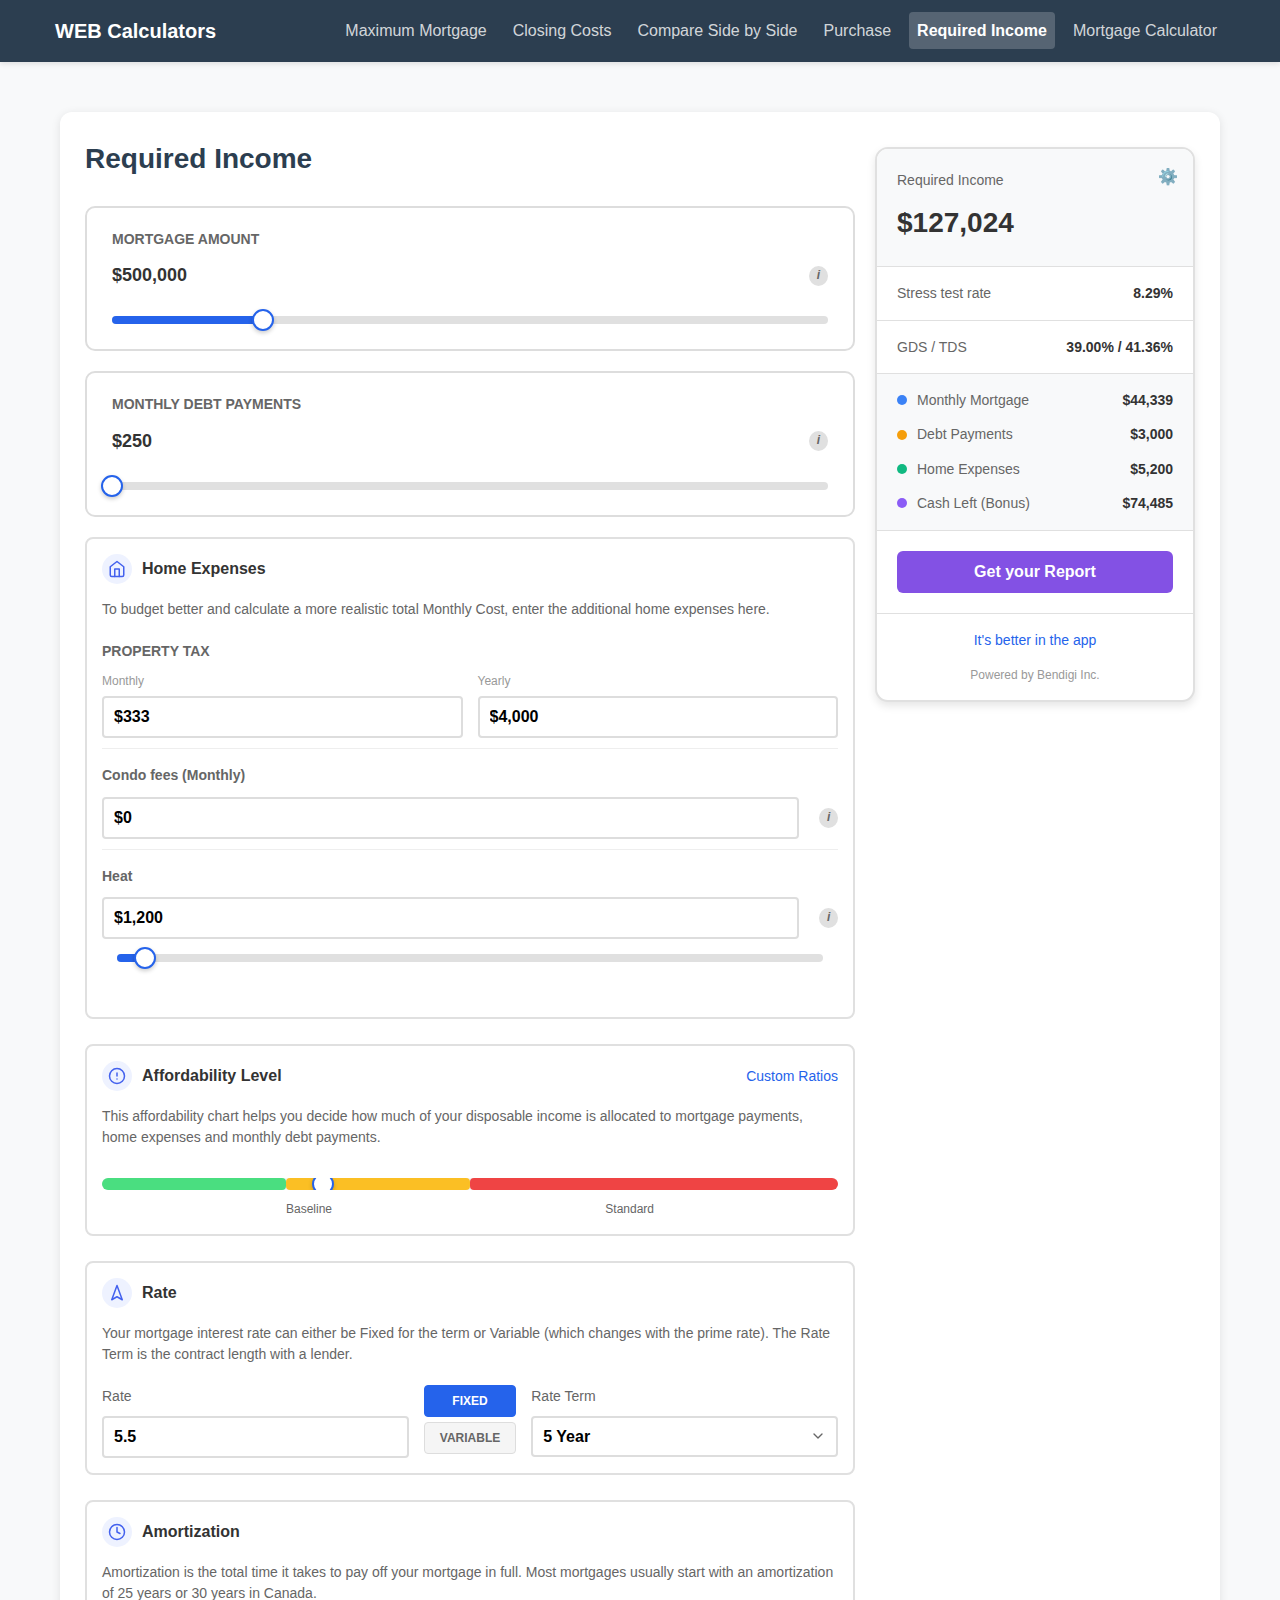
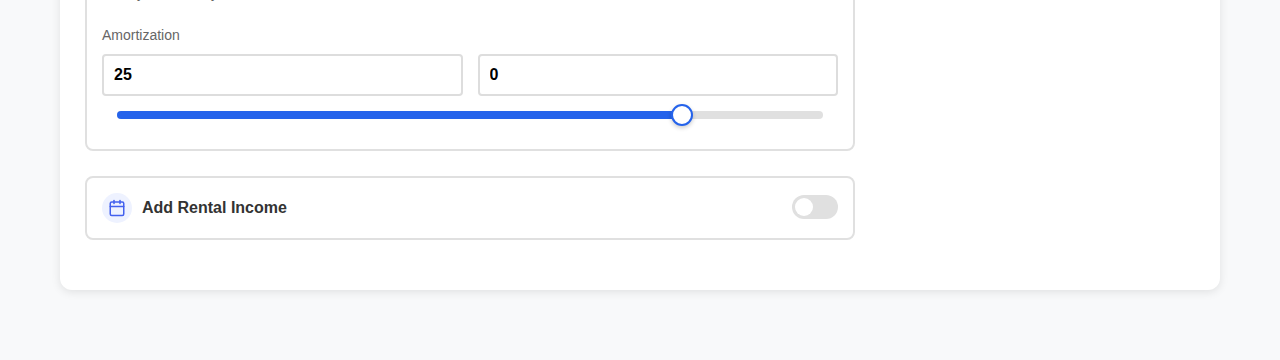
<file: required-income/index.html>
<!DOCTYPE html>
<html lang="en">

<head>
    <meta charset="UTF-8">
    <meta name="viewport" content="width=device-width, initial-scale=1.0">
    <title>Required Income Calculator</title>
    <link rel="stylesheet" href="styles.css">
    <script src="https://code.jquery.com/jquery-3.6.0.min.js"></script>
</head>

<body>
    <header class="main-header">
        <div class="container">
            <div class="logo">
                <a href="../index.html">WEB Calculators</a>
            </div>
            <nav class="calculator-tabs">
                <ul>
                    <li><a href="../maximum-mortgage/index.html">Maximum Mortgage</a></li>
                    <li><a href="../closing-costs/index.html">Closing Costs</a></li>
                    <li><a href="../comparison-calculator/index.html">Compare Side by Side</a></li>
                    <li><a href="../purchase/index.html">Purchase</a></li>
                    <li class="active"><a href="index.html">Required Income</a></li>
                    <li><a href="../mortgage-calculator/index.html">Mortgage Calculator</a></li>
                </ul>
            </nav>
        </div>
    </header>

    <div class="calculator-container">
        <div class="calculator-content">
            <div class="calculator-form">
                <div class="left-column">
                    <h1>Required Income</h1>
                    
                    <!-- Mortgage Amount Section -->
                    <div class="input-section">
                        <label for="mortgage-amount">Mortgage Amount</label>
                        <div class="input-field">
                            <input type="text" id="mortgage-amount" value="$500,000">
                            <div class="info-icon">i</div>
                        </div>
                        <div class="slider-container">
                            <div class="mortgage-amount-slider">
                                <div class="slider-track"></div>
                                <div class="slider-thumb"></div>
                            </div>
                        </div>
                    </div>
                    
                    <!-- Monthly Debt Payments Section -->
                    <div class="input-section">
                        <label for="monthly-debt">Monthly Debt Payments</label>
                        <div class="input-field">
                            <input type="text" id="monthly-debt" value="$0">
                            <div class="info-icon">i</div>
                        </div>
                        <div class="slider-container">
                            <div class="monthly-debt-slider">
                                <div class="slider-track"></div>
                                <div class="slider-thumb"></div>
                            </div>
                        </div>
                    </div>
                    
                    <!-- Home Expenses Section -->
                    <div class="section home-expenses-section">
                        <div class="section-header">
                            <div class="icon-circle">
                                <svg xmlns="http://www.w3.org/2000/svg" width="18" height="18" viewBox="0 0 24 24" fill="none" stroke="#4361ee" stroke-width="2" stroke-linecap="round" stroke-linejoin="round">
                                    <path d="M3 9l9-7 9 7v11a2 2 0 0 1-2 2H5a2 2 0 0 1-2-2z"></path>
                                    <polyline points="9 22 9 12 15 12 15 22"></polyline>
                                </svg>
                            </div>
                            <h3>Home Expenses</h3>
                        </div>
                        <p class="section-description">To budget better and calculate a more realistic total Monthly Cost, enter the additional home expenses here.</p>
                        
                        <!-- Property Tax -->
                        <div class="expense-row">
                            <div class="expense-label">PROPERTY TAX</div>
                            <div class="expense-inputs">
                                <div class="expense-input monthly">
                                    <label>Monthly</label>
                                    <input type="text" id="property-tax-monthly" value="$833.33">
                                </div>
                                <div class="expense-input yearly">
                                    <label>Yearly</label>
                                    <input type="text" id="property-tax-yearly" value="$10,000">
                                </div>
                            </div>
                        </div>
                        
                        <!-- Condo Fees -->
                        <div class="expense-row">
                            <div class="expense-label">Condo fees (Monthly)</div>
                            <div class="expense-input full-width">
                                <input type="text" id="condo-fees" value="$0">
                                <div class="info-icon">i</div>
                            </div>
                        </div>
                        
                        <!-- Heat -->
                        <div class="expense-row">
                            <div class="expense-label">Heat</div>
                            <div class="expense-input full-width">
                                <input type="text" id="heat" value="$200">
                                <div class="info-icon">i</div>
                            </div>
                            <div class="slider-container">
                                <div class="heat-slider">
                                    <div class="slider-track"></div>
                                    <div class="slider-thumb"></div>
                                </div>
                            </div>
                        </div>
                    </div>
                    
                    <!-- Affordability Level Section -->
                    <div class="section affordability-section">
                        <div class="section-header">
                            <div class="icon-circle">
                                <svg xmlns="http://www.w3.org/2000/svg" width="18" height="18" viewBox="0 0 24 24" fill="none" stroke="#4361ee" stroke-width="2" stroke-linecap="round" stroke-linejoin="round">
                                    <circle cx="12" cy="12" r="10"></circle>
                                    <line x1="12" y1="8" x2="12" y2="12"></line>
                                    <line x1="12" y1="16" x2="12.01" y2="16"></line>
                                </svg>
                            </div>
                            <h3>Affordability Level</h3>
                            <div class="custom-ratios">Custom Ratios</div>
                        </div>
                        <p class="section-description">This affordability chart helps you decide how much of your disposable income is allocated to mortgage payments, home expenses and monthly debt payments.</p>
                        
                        <div class="affordability-slider-container">
                            <div class="affordability-slider">
                                <div class="slider-track baseline"></div>
                                <div class="slider-track standard"></div>
                                <div class="slider-track caution"></div>
                                <div class="slider-thumb"></div>
                            </div>
                            <div class="affordability-labels">
                                <div class="label">Baseline</div>
                                <div class="label">Standard</div>
                            </div>
                        </div>
                    </div>
                    
                    <!-- Rate Section -->
                    <div class="section rate-section">
                        <div class="section-header">
                            <div class="icon-circle">
                                <svg xmlns="http://www.w3.org/2000/svg" width="18" height="18" viewBox="0 0 24 24" fill="none" stroke="#4361ee" stroke-width="2" stroke-linecap="round" stroke-linejoin="round">
                                    <polygon points="12 2 19 21 12 17 5 21 12 2"></polygon>
                                </svg>
                            </div>
                            <h3>Rate</h3>
                        </div>
                        <p class="section-description">Your mortgage interest rate can either be Fixed for the term or Variable (which changes with the prime rate). The Rate Term is the contract length with a lender.</p>
                        
                        <div class="rate-selector">
                            <div class="rate-input">
                                <label>Rate</label>
                                <input type="text" id="rate" value="6.29%">
                            </div>
                            <div class="rate-type">
                                <button id="fixed-rate-btn" class="active">FIXED</button>
                                <button id="variable-rate-btn">VARIABLE</button>
                            </div>
                            <div class="rate-term">
                                <label>Rate Term</label>
                                <select id="rate-term">
                                    <option value="5">5 Year</option>
                                    <option value="1">1 Year</option>
                                    <option value="2">2 Year</option>
                                    <option value="3">3 Year</option>
                                    <option value="4">4 Year</option>
                                    <option value="7">7 Year</option>
                                    <option value="10">10 Year</option>
                                </select>
                            </div>
                        </div>
                    </div>
                    
                    <!-- Amortization Section -->
                    <div class="section amortization-section">
                        <div class="section-header">
                            <div class="icon-circle">
                                <svg xmlns="http://www.w3.org/2000/svg" width="18" height="18" viewBox="0 0 24 24" fill="none" stroke="#4361ee" stroke-width="2" stroke-linecap="round" stroke-linejoin="round">
                                    <circle cx="12" cy="12" r="10"></circle>
                                    <polyline points="12 6 12 12 16 14"></polyline>
                                </svg>
                            </div>
                            <h3>Amortization</h3>
                        </div>
                        <p class="section-description">Amortization is the total time it takes to pay off your mortgage in full. Most mortgages usually start with an amortization of 25 years or 30 years in Canada.</p>
                        
                        <div class="amortization-inputs">
                            <div class="amortization-input">
                                <label>Amortization</label>
                                <div class="amortization-years-months">
                                    <input type="text" id="amortization-years" value="25 years">
                                    <input type="text" id="amortization-months" value="0 months">
                                </div>
                            </div>
                            <div class="slider-container">
                                <div class="amortization-slider">
                                    <div class="slider-track"></div>
                                    <div class="slider-thumb"></div>
                                </div>
                            </div>
                        </div>
                    </div>
                    
                    <!-- Add Rental Income Section -->
                    <div class="section rental-income-section">
                        <div class="section-header">
                            <div class="icon-circle">
                                <svg xmlns="http://www.w3.org/2000/svg" width="18" height="18" viewBox="0 0 24 24" fill="none" stroke="#4361ee" stroke-width="2" stroke-linecap="round" stroke-linejoin="round">
                                    <rect x="3" y="4" width="18" height="18" rx="2" ry="2"></rect>
                                    <line x1="16" y1="2" x2="16" y2="6"></line>
                                    <line x1="8" y1="2" x2="8" y2="6"></line>
                                    <line x1="3" y1="10" x2="21" y2="10"></line>
                                </svg>
                            </div>
                            <h3>Add Rental Income</h3>
                        </div>
                        <div class="toggle-switch">
                            <label class="switch">
                                <input type="checkbox" id="rental-income-toggle">
                                <span class="slider round"></span>
                            </label>
                        </div>
                    </div>
                </div>
                
                <!-- Results Section -->
                <div class="right-column">
                    <div class="results-box-container">
                        <div class="fixed-results-box">
                            <div class="results-box">
                                <div class="result-header">
                                    <div class="settings-icon">⚙️</div>
                                    <div class="result-title">Required Income</div>
                                    <div class="result-amount">$152,072</div>
                                </div>
                                
                                <div class="result-item stress-test">
                                    <div class="result-label">Stress test rate</div>
                                    <div class="result-value">8.29%</div>
                                </div>
                                
                                <div class="result-item ratios">
                                    <div class="result-label">GDS / TDS</div>
                                    <div class="result-value">39.00% / 44.00%</div>
                                </div>
                                
                                <div class="result-details">
                                    <div class="detail-item monthly-mortgage">
                                        <div class="detail-dot blue"></div>
                                        <div class="detail-label">Monthly Mortgage</div>
                                        <div class="detail-value">$3,285.72</div>
                                    </div>
                                    
                                    <div class="detail-item debt-payments">
                                        <div class="detail-dot yellow"></div>
                                        <div class="detail-label">Debt Payments</div>
                                        <div class="detail-value">$0.00</div>
                                    </div>
                                    
                                    <div class="detail-item home-expenses">
                                        <div class="detail-dot green"></div>
                                        <div class="detail-label">Home Expenses</div>
                                        <div class="detail-value">$1,033.33</div>
                                    </div>
                                    
                                    <div class="detail-item cash-left">
                                        <div class="detail-dot purple"></div>
                                        <div class="detail-label">Cash Left (Bonus)</div>
                                        <div class="detail-value">$8,353.62</div>
                                    </div>
                                </div>
                                
                                <div class="report-button">
                                    <button id="get-report-btn">Get your Report</button>
                                </div>
                                
                                <div class="app-note">It's better in the app</div>
                                
                                <div class="brand">
                                    Powered by Bendigi Inc.
                                </div>
                            </div>
                        </div>
                    </div>
                </div>
            </div>
        </div>
    </div>

    <script src="script.js"></script>
</body>

</html>
</file>
<file: styles.css>
/* Global Styles */
* {
    box-sizing: border-box;
    margin: 0;
    padding: 0;
    font-family: Arial, sans-serif;
}

body {
    background-color: #f8f9fa;
    color: #333;
    line-height: 1.6;
    padding-bottom: 50px;
}

.container {
    max-width: 1200px;
    margin: 0 auto;
    padding: 0 15px;
}

/* Header and Navigation */
.main-header {
    background-color: #2c3e50;
    box-shadow: 0 2px 5px rgba(0, 0, 0, 0.1);
    margin-bottom: 30px;
    padding: 15px 0;
}

.main-header .container {
    display: flex;
    justify-content: space-between;
    align-items: center;
}

.logo a {
    color: #fff;
    text-decoration: none;
    font-size: 20px;
    font-weight: 700;
}

.calculator-tabs ul {
    list-style: none;
    display: flex;
}


.calculator-tabs a {
    color: rgba(255, 255, 255, 0.8);
    text-decoration: none;
    padding: 10px 8px;
    border-radius: 4px;
    transition: all 0.3s ease;
}

.calculator-tabs a:hover {
    color: #fff;
    background-color: rgba(255, 255, 255, 0.1);
}

.calculator-tabs li.active a {
    color: #fff;
    background-color: rgba(255, 255, 255, 0.2);
    font-weight: 600;
}

/* Calculator Container */
.calculator-container {
    max-width: 1200px;
    margin: 0 auto;
    padding: 20px;
}

/* Welcome Section */
.welcome-section {
    text-align: center;
    margin-bottom: 50px;
}

.welcome-section h1 {
    font-size: 1.5rem;
    margin-bottom: 1.5rem;
    color: #2c3e50;
    font-weight: 600;
}

.welcome-section p {
    font-size: 18px;
    color: #666;
    max-width: 800px;
    margin: 0 auto;
}

/* Calculator Grid */
.calculator-grid {
    display: grid;
    grid-template-columns: repeat(auto-fill, minmax(250px, 1fr));
    gap: 30px;
}

/* Calculator Card */
.calculator-card {
    background-color: #fff;
    border-radius: 12px;
    box-shadow: 0 4px 12px rgba(0, 0, 0, 0.1);
    padding: 30px;
    transition: transform 0.3s ease, box-shadow 0.3s ease;
    display: flex;
    flex-direction: column;
    height: 100%;
}

.calculator-card:hover {
    transform: translateY(-5px);
    box-shadow: 0 10px 20px rgba(0, 0, 0, 0.15);
}

.card-icon {
    margin-bottom: 20px;
    background-color: #f0f4f8;
    width: 80px;
    height: 80px;
    border-radius: 50%;
    display: flex;
    align-items: center;
    justify-content: center;
}

.calculator-card h2 {
    color: #2c3e50;
    margin-bottom: 15px;
    font-size: 22px;
    font-weight: 600;
}

.calculator-card p {
    color: #666;
    margin-bottom: 25px;
    flex-grow: 1;
}

.card-button {
    display: inline-block;
    background-color: #2c3e50;
    color: #fff;
    text-decoration: none;
    padding: 10px 20px;
    border-radius: 6px;
    font-weight: 600;
    transition: background-color 0.3s ease;
    text-align: center;
}

.card-button:hover {
    background-color: #1a252f;
}

/* Footer */
footer {
    background-color: #2c3e50;
    color: #fff;
    padding: 20px 0;
    text-align: center;
    margin-top: 50px;
}

footer p {
    opacity: 0.8;
}

/* Media Queries for Responsive Design */
@media (max-width: 992px) {
    .main-header .container {
        flex-direction: column;
    }
    
    .logo {
        margin-bottom: 15px;
    }
    
    .calculator-tabs ul {
        flex-wrap: wrap;
        justify-content: center;
    }
    
   
    
    .welcome-section h1 {
        font-size: 30px;
    }
    
    .welcome-section p {
        font-size: 16px;
    }
}

@media (max-width: 768px) {
    .calculator-container {
        padding: 15px;
    }
    
    .calculator-grid {
        gap: 20px;
    }
    
    .calculator-card {
        padding: 20px;
    }
}

/* Calculator Form Layout */
.calculator-form {
    display: flex;
    gap: 20px;
    flex-wrap: wrap;
    background-color: #fff;
    border-radius: 12px;
    box-shadow: 0 2px 10px rgba(0, 0, 0, 0.1);
    padding: 25px;
    position: relative;
    border: 2px solid #e0e0e0;
}

.left-column {
    flex: 1;
    min-width: 500px;
}

.right-column {
    width: 320px;
    position: relative;
    margin-top: 10px;
}

/* Fixed Results Box */
.results-box-container {
    width: 100%;
    position: relative;
}

.fixed-results-box {
    position: relative;
    width: 320px;
    background-color: #fff;
    border: 2px solid #e0e0e0;
    border-radius: 13px;
    overflow: hidden;
    z-index: 100;
    box-shadow: 0 4px 8px rgba(0, 0, 0, 0.1);
}

/* When enough viewport height is available and we're scrolled down, fix position */
.fixed-results-box.fixed {
    position: fixed;
    max-height: 90vh;
    overflow-y: auto;
}

.fixed-results-box::-webkit-scrollbar {
    display: none;
}

/* Input Sections */
.input-section {
    margin-bottom: 20px;
    border-radius: 10px;
    padding: 10px;
    border: 2px solid #ddd;
    overflow: hidden;
}

.input-section label {
    display: block;
    padding: 10px 15px 5px;
    font-size: 14px;
    color: #666;
}

/* Updated Input Field Styling */
.input-field {
    position: relative;
    padding: 5px 15px 10px;
    background-color: #fff;
}

.input-field.full-width {
    width: 100%;
    border: 2px solid #ddd;
    border-radius: 10px;
    padding: 10px 15px;
}

.input-field input {
    width: 100%;
    border: none;
    outline: none;
    font-size: 18px;
    font-weight: bold;
    color: #333;
    background: transparent;
}

.input-field:focus-within {
    border-color: #4361ee;
}

/* Input Group */
.input-group {
    display: flex;
    padding: 0 15px 10px;
}

.input {
    flex: 1;
    margin-right: 10px;
}

/* Select Dropdown Styling */
.select-wrapper {
    position: relative;
    min-width: 100px;
}

.select-wrapper.full-width {
    width: 100%;
}

.dropdown-select {
    appearance: none;
    -webkit-appearance: none;
    -moz-appearance: none;
    width: 100%;
    padding: 10px 30px 10px 15px;
    border: none;
    background-color: #fff;
    font-size: 16px;
    font-weight: bold;
    color: #333;
    cursor: pointer;
}

.dropdown-select:focus {
    outline: none;
    border-color: #4361ee;
}

.select-wrapper::after {
    content: '';
    position: absolute;
    right: 15px;
    top: 50%;
    transform: translateY(-50%);
    width: 0;
    height: 0;
    border-left: 5px solid transparent;
    border-right: 5px solid transparent;
    border-top: 5px solid #333;
    pointer-events: none;
}

/* Price Slider */
.price-slider, 
.rate-slider, 
.amortization-slider, 
.property-tax-slider,
.condo-fees-slider,
.heat-slider,
.other-expenses-slider {
    height: 8px;
    background-color: #e0e0e0;
    border-radius: 4px;
    position: relative;
    cursor: pointer;
    /* margin: 0 15px 15px; */
}

.slider-track {
    width: 35%;
    height: 100%;
    background-color: #2563EB;
    border-radius: 4px;
}

.slider-thumb {
    width: 22px;
    height: 22px;
    background-color: #fff;
    border: 2px solid #2563EB;
    border-radius: 50%;
    position: absolute;
    top: 50%;
    left: 35%;
    transform: translate(-50%, -50%);
    cursor: pointer;
    box-shadow: 0 2px 4px rgba(0, 0, 0, 0.2);
}

/* Separator */
.separator {
    height: 2px;
    background-color: #e0e0e0;
    margin: 20px 0;
}

/* Checkboxes */
.checkbox-section {
    margin-bottom: 20px;
}

.checkbox-item {
    display: flex;
    align-items: center;
    margin-bottom: 10px;
}

.checkbox-item input[type="checkbox"] {
    margin-right: 10px;
    width: 18px;
    height: 18px;
    accent-color: #2563EB;
}

.checkbox-item label {
    font-size: 14px;
    color: #333;
}

/* Section Styling */
.section {
    margin-bottom: 25px;
    border-radius: 8px;
    border: 2px solid #e0e0e0;
    padding: 15px;
}

.section-header {
    display: flex;
    align-items: center;
    margin-bottom: 15px;
}

.icon-circle {
    width: 30px;
    height: 30px;
    background-color: #eef2ff;
    border-radius: 50%;
    display: flex;
    align-items: center;
    justify-content: center;
    margin-right: 10px;
}

.icon-circle svg {
    width: 18px;
    height: 18px;
}

.section-header h3 {
    font-size: 16px;
    color: #333;
    flex: 1;
    font-weight: 600;
}

.view-link {
    color: #2563EB;
    text-decoration: none;
    font-size: 14px;
}

.rate-description,
.amortization-description,
.expenses-description {
    font-size: 14px;
    color: #666;
    margin-bottom: 15px;
    line-height: 1.5;
}

/* Toggle Switch */
.toggle-switch {
    width: 40px;
    height: 20px;
    background-color: #e0e0e0;
    border-radius: 10px;
    position: relative;
    cursor: pointer;
    border: 1px solid #ccc;
}

.toggle-track {
    width: 100%;
    height: 100%;
    border-radius: 10px;
}

.toggle-thumb {
    position: absolute;
    width: 16px;
    height: 16px;
    background-color: white;
    border-radius: 50%;
    top: 2px;
    left: 2px;
    transition: transform 0.2s;
    border: 1px solid #ccc;
}

.toggle-switch.active .toggle-track {
    background-color: #2563EB;
}

.toggle-switch.active .toggle-thumb {
    transform: translateX(20px);
}

/* Rate Section Styling */
.rate-section-content {
    border: 2px solid #ddd;
    border-radius: 8px;
    padding: 10px;
    margin-bottom: 15px;
}

.rate-input-wrapper {
    margin-bottom: 10px;
}

.rate-label {
    font-size: 14px;
    color: #666;
    margin-bottom: 5px;
}

.rate-type-container {
    margin: 15px 0;
}

.rate-type-buttons {
    display: flex;
    border-radius: 4px;
    overflow: hidden;
    width: fit-content;
    border: 2px solid #2563EB;
}

.rate-btn {
    padding: 10px 20px;
    background-color: #fff;
    cursor: pointer;
    font-size: 14px;
    font-weight: bold;
    border: none;
    color: #2563EB;
}

.rate-btn.active {
    background-color: #2563EB;
    color: white;
}

.term-group {
    border: 2px solid #ddd;
    border-radius: 8px;
    padding: 10px;
    margin-top: 15px;
}

/* Amortization Section Styling */
.amortization-input-wrapper {
    margin-bottom: 15px;
}

.amortization-label {
    font-size: 14px;
    color: #666;
    margin-bottom: 5px;
}

.amortization-years-months {
    display: flex;
    gap: 15px;
}

.amortization-years, .amortization-months {
    padding: 0;
    border: 2px solid #ddd;
    border-radius: 8px;
    font-size: 16px;
    font-weight: 500;
    flex: 1;
}

.amortization-years input, .amortization-months input {
    width: 100%;
    padding: 10px 15px;
    border: none;
    outline: none;
    background: transparent;
    font-size: 16px;
    font-weight: 500;
}

/* Expense Input Styling */
.expenses-input-group {
    display: flex;
    flex-direction: column;
    gap: 15px;
    margin-top: 20px;
}

.expense-label {
    font-size: 14px;
    font-weight: 600;
    color: #333;
    margin-bottom: 8px;
    text-transform: uppercase;
}

.property-tax-inputs {
    display: flex;
    gap: 15px;
    margin-bottom: 10px;
}

.expense-input-field {
    position: relative;
  
    padding: 5px 15px;
    flex: 1;
}

.expense-input-field.monthly-field,
.expense-input-field.yearly-field {
    border: 2px solid #e0e0e0;
    border-radius: 8px;
    padding: 5px;
    flex: 1;
}

.expense-input-field label {
    font-size: 12px;
    color: #666;
    margin-bottom: 2px;
    display: block;
    padding: 0;
}

.expense-input-field input {
    width: 100%;
    border: none;
    outline: none;
    font-size: 16px;
    font-weight: bold;
    color: #333;
    background: transparent;
}

.expense-input-field.with-info {
    display: flex;
    align-items: center;
    justify-content: space-between;
}

.info-icon {
    width: 18px;
    height: 18px;
    border-radius: 50%;
    background: #e0e0e0;
    color: #666;
    display: flex;
    align-items: center;
    justify-content: center;
    font-size: 12px;
    font-style: italic;
    font-weight: bold;
    cursor: pointer;
    border: 1px solid #ccc;
}

.expense-item {
    padding: 10px;
    border: 2px solid #ddd;
    border-radius: 8px;
    margin-bottom: 15px;
}

/* Results Box */
.results-box {
    background-color: white;
    border-radius: 12px;
    padding: 0;
    box-shadow: 0 2px 10px rgba(0, 0, 0, 0.1);
    position: relative;
    border: 2px solid #e0e0e0;
    border-top: 4px solid #2563EB;
    font-size: 0.95em;
}

.settings-icon {
    position: absolute;
    top: 20px;
    right: 20px;
    color: #999;
    cursor: pointer;
}

.result-header {
    padding: 20px;
    border-bottom: 2px solid #e0e0e0;
}

.result-title {
    font-size: 16px;
    color: #666;
    margin-bottom: 5px;
}

.result-amount {
    font-size: 32px;
    font-weight: 700;
    color: #0366d6;
}

/* Cost Bar */
.cost-bar {
    height: 10px;
    display: flex;
    border-radius: 5px;
    overflow: hidden;
    margin: 15px 20px;
    border: 1px solid #e0e0e0;
}

.mortgage-bar {
    flex: 3844;
    background-color: #2563EB;
}

.expenses-bar {
    flex: 1033;
    background-color: #10B981;
}

/* Payment Details */
.payment-details {
    padding: 15px 20px;
    margin-bottom: 0;
    border-bottom: 2px solid #e0e0e0;
}

.payment-item {
    display: flex;
    align-items: center;
    margin-bottom: 10px;
}

.payment-dot {
    width: 10px;
    height: 10px;
    border-radius: 50%;
    margin-right: 8px;
    border: 1px solid rgba(0,0,0,0.1);
}

.payment-dot.monthly {
    background-color: #2563EB;
}

.payment-dot.home {
    background-color: #10B981;
}

.payment-dot.other {
    background-color: #ffd166;
}

.payment-dot.rental {
    background-color: #06d6a0;
}

.payment-label {
    flex: 1;
    font-size: 13px;
    color: #333;
}

.payment-value {
    font-size: 13px;
    color: #333;
    font-weight: bold;
}

/* Totals Section */
.totals-section {
    display: flex;
    justify-content: space-between;
    padding: 15px 0;
    border-top: 2px solid #e0e0e0;
    border-bottom: 2px solid #e0e0e0;
    margin-bottom: 20px;
}

.totals-item {
    text-align: center;
}

.totals-label {
    font-size: 12px;
    color: #666;
    margin-bottom: 5px;
}

.totals-value {
    font-size: 14px;
    color: #333;
    font-weight: bold;
}

/* Tab Buttons for Mortgage Amount and Closing Costs */
.tab-buttons {
    display: flex;
    border-bottom: 2px solid #e0e0e0;
    margin: 0;
    padding: 0 20px;
}

.tab-btn {
    flex: 1;
    padding: 10px;
    background: none;
    border: none;
    font-weight: 600;
    color: #888;
    cursor: pointer;
    position: relative;
    transition: color 0.3s;
}

.tab-btn.active {
    color: #0366d6;
}

.tab-btn.active::after {
    content: '';
    position: absolute;
    bottom: -2px;
    left: 0;
    width: 100%;
    height: 2px;
    background-color: #0366d6;
}

.tab-content {
    display: none;
    padding: 10px 0;
}

.tab-content.active {
    display: block;
}

.details-section.active {
    display: block;
}

.tab-content-container {
    padding: 0 20px;
    margin-bottom: 15px;
}

/* Totals Section */
.totals-row {
    display: flex;
    justify-content: space-between;
    align-items: center;
    padding: 10px 0;
}

/* Closing costs styling to match image */
.closing-cost-row {
    display: flex;
    justify-content: space-between;
    margin-bottom: 8px;
    padding: 2px 0;
}

.closing-cost-row.total {
    padding-top: 10px;
    margin-top: 10px;
    border-top: 1px solid #e0e0e0;
}

.closing-cost-label {
    color: #333;
    font-size: 14px;
}

.closing-cost-value {
    font-weight: 500;
    font-size: 14px;
}

/* Details Section */
.details-section {
    margin-bottom: 0;
    padding: 15px 20px;
    max-height: none;
    overflow-y: visible;
    border-bottom: 2px solid #e0e0e0;
    display: none;
}

.details-section.active {
    display: block;
}

.details-section h3 {
    font-size: 16px;
    color: #333;
    margin-bottom: 15px;
    font-weight: 600;
}

.details-item {
    display: flex;
    align-items: center;
    margin-bottom: 10px;
}

.checkbox-container {
    flex: 1;
    display: flex;
    align-items: center;
}

.checkbox-container input[type="checkbox"] {
    margin-right: 8px;
    width: 16px;
    height: 16px;
    accent-color: #2563EB;
    border: 2px solid #999;
}

.checkbox-container label {
    font-size: 13px;
    color: #333;
}

.details-label {
    flex: 1;
    font-size: 13px;
    color: #333;
}

.details-value {
    font-size: 13px;
    color: #333;
    font-weight: bold;
}

/* Download Button */
.download-section {
    position: sticky;
    bottom: 0;
    background-color: white;
    padding: 20px;
    border-top: 2px solid #e0e0e0;
    z-index: 10;
}

.download-btn {
    width: 100%;
    padding: 12px 20px;
    background-color: #8351e4;
    color: white;
    border: none;
    border-radius: 6px;
    font-weight: 600;
    font-size: 16px;
    cursor: pointer;
    text-align: center;
}

.download-btn:hover {
    background-color: #7340d3;
}

.app-note {
    font-size: 13px;
    color: #2563EB;
    margin-bottom: 8px;
}

.brand {
    font-size: 11px;
    color: #999;
}

/* Optional Fields Styling */
.optional-label:after {
    content: " (optional)";
    font-size: 12px;
    color: #999;
}

/* Responsive Design */
/* Medium screens (tablet landscape) */
@media (max-width: 937px) and (min-width: 769px) {
    .calculator-form {
        flex-direction: column;
        padding: 20px;
    }

    .left-column {
        flex: 1;
        min-width: auto;
        width: 100%;
        margin-bottom: 25px;
    }
    
    .right-column {
        width: 100%;
        margin-top: 0;
    }
    
    .fixed-results-box {
        position: relative;
        width: 100%;
        max-height: none;
        box-sizing: border-box;
    }
    
    .fixed-results-box.fixed {
        position: relative;
        width: 100%;
    }
    
    .results-box-container {
        width: 100%;
    }
    
    .results-box {
        width: 100%;
        border-radius: 10px;
    }
    
    /* Ensure transition between view sizes is smooth */
    .tab-content-container {
        padding: 0 20px;
    }
    
    .details-section {
        padding: 15px 20px;
    }
}

/* Small screens (mobile) */
@media (max-width: 768px) {
    .calculator-container {
        padding: 10px;
    }
    
    .calculator-form {
        flex-direction: column;
        padding: 15px;
    }

    .left-column {
        flex: 1;
        min-width: auto;
        order: 2;
        width: 100%;
    }
    
    .right-column {
        width: 100%;
        order: 1;
        margin-bottom: 20px;
    }
    
    .fixed-results-box {
        position: relative;
        width: 100%;
        max-height: none;
        box-sizing: border-box;
    }
    
    .fixed-results-box.fixed {
        position: relative;
        width: 100%;
    }
    
    .results-box-container {
        width: 100%;
    }
    
    .results-box {
        width: 100%;
        border-radius: 10px;
    }
    
    .input-section {
        padding: 8px;
    }
    
    /* Make sliders more touch-friendly on mobile */
    .slider-thumb {
        width: 26px;
        height: 26px;
    }
    
    /* Adjust tab buttons for mobile */
    .tab-buttons {
        padding: 0 15px;
    }
    
    .tab-btn {
        padding: 8px 5px;
        font-size: 14px;
    }
    
    /* Ensure the app fits mobile viewport */
    .calculator-container {
        margin: 0;
        max-width: 100%;
    }
    
    /* Adjust amortization inputs for mobile */
    .amortization-years-months {
        gap: 10px;
    }
    
    /* Make property tax inputs stack on small mobile screens */
    @media (max-width: 480px) {
        .property-tax-inputs {
            flex-direction: column;
            gap: 10px;
        }
    }
    
    .tab-content-container {
        padding: 0 15px;
    }
    
    .closing-cost-row {
        margin-bottom: 6px;
    }
    
    .details-section {
        padding: 12px 15px;
    }
}

/* Text consistency */
.result-title,
.payment-label,
.totals-label,
.closing-cost-label,
.details-label,
.expense-label {
    font-size: 14px;
    color: #666;
}

.payment-value,
.totals-value,
.closing-cost-value,
.details-value {
    font-size: 14px;
    color: #333;
    font-weight: 700;
}

/* Consistent font sizes throughout */
.section-header h3,
.details-section h3,
.tab-btn {
    font-size: 16px;
    font-weight: 600;
}

/* Make all payment info consistent */
.payment-item {
    display: flex;
    align-items: center;
    margin-bottom: 10px;
}

/* Consistent spacing for details items */
.details-item {
    margin-bottom: 10px;
}

/* Ensure closing button stays in place */
.download-section {
    padding: 20px;
}

/* Animated value effects */
.result-amount,
.payment-value,
.totals-value,
.closing-cost-value,
.details-value {
    transition: color 0.2s ease;
}

.value-changing {
    color: #0366d6;
    font-weight: 700;
}

/* Cost bar transition */
.mortgage-bar,
.expenses-bar {
    transition: flex 0.8s ease-out;
}
</file>
<file: closing-costs/styles.css>
/* Global Styles */
* {
    box-sizing: border-box;
    margin: 0;
    padding: 0;
    font-family: Arial, sans-serif;
}

body {
    background-color: #f8f9fa;
    color: #333;
    line-height: 1.6;
    padding-bottom: 50px;
}

.container {
    max-width: 1200px;
    margin: 0 auto;
    padding: 0 15px;
}

/* Header and Navigation */
.main-header {
    background-color: #2c3e50;
    box-shadow: 0 2px 5px rgba(0, 0, 0, 0.1);
    margin-bottom: 30px;
    padding: 15px 0;
}

.main-header .container {
    display: flex;
    justify-content: space-between;
    align-items: center;
}

.logo a {
    color: #fff;
    text-decoration: none;
    font-size: 20px;
    font-weight: 700;
}

.calculator-tabs ul {
    list-style: none;
    display: flex;
}

.calculator-tabs li {
    margin-left: 10px;
}

.calculator-tabs a {
    color: rgba(255, 255, 255, 0.8);
    text-decoration: none;
    padding: 10px 8px;
    border-radius: 4px;
    transition: all 0.3s ease;
}

.calculator-tabs a:hover {
    color: #fff;
    background-color: rgba(255, 255, 255, 0.1);
}

.calculator-tabs li.active a {
    color: #fff;
    background-color: rgba(255, 255, 255, 0.2);
    font-weight: 600;
}

/* Calculator Container */
.calculator-container {
    max-width: 1200px;
    margin: 0 auto;
    padding: 20px;
}

h1 {
    font-size: 1.75rem;
    margin-bottom: 1.5rem;
    color: #2c3e50;
    font-weight: 600;
}

/* Calculator Form Layout */
.calculator-form {
    display: flex;
    gap: 20px;
    flex-wrap: wrap;
    background-color: #fff;
    border-radius: 12px;
    box-shadow: 0 2px 10px rgba(0, 0, 0, 0.1);
    padding: 25px;
    position: relative;
    border: 2px solid #e0e0e0;
}

.left-column {
    flex: 1;
    min-width: 500px;
}

.right-column {
    width: 320px;
    position: relative;
    margin-top: 10px;
}

/* Fixed Results Box */
.results-box-container {
    width: 100%;
    position: relative;
}

.fixed-results-box {
    position: relative;
    width: 320px;
    background-color: #fff;
    border: 2px solid #e0e0e0;
    border-radius: 13px;
    overflow: hidden;
    z-index: 100;
    box-shadow: 0 4px 8px rgba(0, 0, 0, 0.1);
}

/* When enough viewport height is available and we're scrolled down, fix position */
.fixed-results-box.fixed {
    position: fixed;
    max-height: 90vh;
    overflow-y: auto;
}

.fixed-results-box::-webkit-scrollbar {
    display: none;
}

/* Input Sections */
.input-section {
    margin-bottom: 20px;
    border-radius: 10px;
    padding: 10px;
    border: 2px solid #ddd;
    overflow: hidden;
}

.input-section label {
    display: block;
    padding: 10px 15px 5px;
    font-size: 14px;
    color: #666;
}

/* Updated Input Field Styling */
.input-field {
    position: relative;
    padding: 5px 15px 10px;
    background-color: #fff;
}

.input-field.full-width {
    width: 100%;
    border: 2px solid #ddd;
    border-radius: 10px;
    padding: 10px 15px;
}

.input-field input {
    width: 100%;
    border: none;
    outline: none;
    font-size: 18px;
    font-weight: bold;
    color: #333;
    background: transparent;
}

.input-field:focus-within {
    border-color: #4361ee;
}

/* Sliders */
.price-slider, 
.amortization-slider,
.cost-slider {
    height: 8px;
    background-color: #e0e0e0;
    border-radius: 4px;
    position: relative;
    cursor: pointer;
    margin: 15px 15px;
}

.slider-track {
    width: 0%;
    height: 100%;
    background-color: #2563EB;
    border-radius: 4px;
    transition: width 0.3s ease;
}

.slider-thumb {
    width: 22px;
    height: 22px;
    background-color: #fff;
    border: 2px solid #2563EB;
    border-radius: 50%;
    position: absolute;
    top: 50%;
    left: 0%;
    transform: translate(-50%, -50%);
    cursor: pointer;
    box-shadow: 0 2px 4px rgba(0, 0, 0, 0.2);
    transition: left 0.3s ease;
}

/* Cost Slider Specific Styling */
.cost-slider {
    margin: 5px 15px 20px;
}

/* Down Payment Percentage */
.down-payment-percentage {
    display: flex;
    justify-content: space-between;
    align-items: center;
    margin: 10px 15px;
}

.percentage {
    font-size: 14px;
    font-weight: bold;
    color: #333;
}

.dropdown-wrapper {
    position: relative;
}

#down-payment-percentage-dropdown {
    padding: 5px 30px 5px 10px;
    border-radius: 4px;
    border: 1px solid #ddd;
    background-color: white;
    font-size: 14px;
    color: #333;
    appearance: none;
    cursor: pointer;
}

.dropdown-arrow {
    position: absolute;
    right: 10px;
    top: 50%;
    transform: translateY(-50%);
    width: 0;
    height: 0;
    border-left: 5px solid transparent;
    border-right: 5px solid transparent;
    border-top: 5px solid #666;
    pointer-events: none;
}

/* Amortization Section Styling */
.amortization-years-months {
    display: flex;
    gap: 15px;
    margin: 10px 15px;
}

.amortization-years, .amortization-months {
    flex: 1;
    position: relative;
    border: 2px solid #ddd;
    border-radius: 8px;
    padding: 10px;
}

.amortization-years::after {
    content: 'years';
    position: absolute;
    right: 10px;
    top: 50%;
    transform: translateY(-50%);
    color: #666;
    font-size: 14px;
}

.amortization-months::after {
    content: 'months';
    position: absolute;
    right: 10px;
    top: 50%;
    transform: translateY(-50%);
    color: #666;
    font-size: 14px;
}

.amortization-years input, .amortization-months input {
    width: 70%;
    border: none;
    outline: none;
    font-size: 16px;
    font-weight: bold;
    color: #333;
    background-color: transparent;
}

/* Section Styling */
.section {
    margin-bottom: 25px;
    border-radius: 8px;
    border: 2px solid #e0e0e0;
    padding: 15px;
}

.section-header {
    display: flex;
    align-items: center;
    margin-bottom: 15px;
}

.icon-circle {
    width: 30px;
    height: 30px;
    background-color: #eef2ff;
    border-radius: 50%;
    display: flex;
    align-items: center;
    justify-content: center;
    margin-right: 10px;
}

.icon-circle svg {
    width: 18px;
    height: 18px;
}

.section-header h3 {
    font-size: 16px;
    color: #333;
    font-weight: 600;
}

.cost-description {
    font-size: 14px;
    color: #666;
    margin-bottom: 20px;
    line-height: 1.5;
}

/* Cost Item Styling */
.cost-item {
    display: flex;
    align-items: center;
    padding: 10px 0;
    border-bottom: 1px solid #e0e0e0;
}

.cost-label {
    flex: 1;
    font-size: 14px;
    color: #333;
}

.cost-input-field {
    width: 120px;
    position: relative;
}

.cost-input-field input {
    width: 100%;
    border: none;
    outline: none;
    font-size: 14px;
    font-weight: bold;
    color: #333;
    background-color: transparent;
    text-align: right;
    padding-right: 10px;
}

.info-icon {
    width: 20px;
    height: 20px;
    border-radius: 50%;
    background: #e0e0e0;
    color: #666;
    display: flex;
    align-items: center;
    justify-content: center;
    font-size: 12px;
    font-style: italic;
    font-weight: bold;
    cursor: pointer;
    margin-left: 10px;
}

.info-icon.required {
    position: relative;
}

.info-icon.required::after {
    content: '';
    position: absolute;
    top: 0;
    right: 0;
    width: 8px;
    height: 8px;
    background-color: red;
    border-radius: 50%;
}

/* Results Box Styling */
.results-box {
    background-color: white;
    border-radius: 12px;
    padding: 0;
    overflow: hidden;
    border-top: 4px solid #2563EB;
}

.settings-icon {
    position: absolute;
    top: 15px;
    right: 15px;
    color: #999;
    cursor: pointer;
}

.result-header {
    padding: 20px;
    border-bottom: 1px solid #e0e0e0;
}

.result-title {
    font-size: 14px;
    color: #666;
    margin-bottom: 5px;
}

.result-amount {
    font-size: 30px;
    font-weight: 700;
    color: #333;
    transition: color 0.3s ease;
}

/* Result Items */
.result-item {
    display: flex;
    align-items: center;
    padding: 15px 20px;
    border-bottom: 1px solid #e0e0e0;
}

.result-label {
    flex: 1;
    font-size: 14px;
    color: #333;
}

.result-value {
    font-size: 14px;
    font-weight: bold;
    color: #333;
    transition: color 0.3s ease;
}

.result-dot {
    width: 8px;
    height: 8px;
    background-color: red;
    border-radius: 50%;
    margin-right: 10px;
}

/* Location Dropdown */
.location-dropdown {
    padding: 5px 10px;
    border-radius: 4px;
    background-color: #f0f4ff;
    color: #2563EB;
    font-size: 14px;
    font-weight: bold;
    display: flex;
    align-items: center;
    cursor: pointer;
}

.location-value {
    margin-right: 5px;
}

.dropdown-arrow {
    font-size: 10px;
    color: #2563EB;
}

/* Breakdown Section */
.result-breakdown {
    padding: 15px 20px;
    background-color: #f8f9fa;
    border-bottom: 1px solid #e0e0e0;
}

.breakdown-item {
    display: flex;
    align-items: center;
    margin-bottom: 10px;
}

.breakdown-label {
    flex: 1;
    font-size: 14px;
    color: #666;
}

.breakdown-value {
    font-size: 14px;
    font-weight: bold;
    color: #333;
    transition: color 0.3s ease;
}

/* Homebuyer Checkboxes */
.homebuyer-checkboxes {
    padding: 15px 20px;
    border-bottom: 1px solid #e0e0e0;
}

.checkbox-item {
    display: flex;
    align-items: center;
    margin-bottom: 10px;
}

.checkbox-item input[type="checkbox"] {
    margin-right: 10px;
    width: 18px;
    height: 18px;
    accent-color: #2563EB;
}

.checkbox-item label {
    font-size: 14px;
    color: #333;
}

/* Download Section */
.download-section {
    padding: 20px;
    text-align: center;
    border-top: 1px solid #e0e0e0;
}

.download-btn {
    width: 100%;
    padding: 12px 0;
    border-radius: 6px;
    background-color: #8351e4;
    color: white;
    border: none;
    font-size: 16px;
    font-weight: bold;
    cursor: pointer;
    margin-bottom: 10px;
}

.app-note {
    font-size: 14px;
    color: #2563EB;
    margin-bottom: 5px;
}

.brand {
    font-size: 12px;
    color: #999;
}

/* Animation Effects */
.result-amount,
.result-value,
.breakdown-value {
    transition: color 0.3s ease;
}

.value-changing {
    color: #4361ee !important;
    transition: color 0.3s ease;
    position: relative;
}

.value-changing::after {
    content: '';
    position: absolute;
    left: 0;
    bottom: -2px;
    width: 100%;
    height: 2px;
    background-color: #4361ee;
    animation: pulse 1.5s infinite;
}

@keyframes pulse {
    0% { opacity: 0.4; }
    50% { opacity: 0.8; }
    100% { opacity: 0.4; }
}

/* Media Queries for Responsive Design */
@media (max-width: 1200px) {
    .calculator-container {
        padding: 15px;
    }
}

@media (max-width: 992px) {
    .calculator-form {
        flex-direction: column;
    }
    
    .left-column {
        min-width: 100%;
    }
    
    .right-column {
        width: 100%;
    }
    
    .fixed-results-box {
        width: 100%;
    }

    .main-header .container {
        flex-direction: column;
    }
    
    .logo {
        margin-bottom: 15px;
    }
    
    .calculator-tabs ul {
        flex-wrap: wrap;
        justify-content: center;
    }
    
    .calculator-tabs li {
        margin: 5px;
    }
}

@media (max-width: 768px) {
    .calculator-form {
        padding: 15px;
    }
    
    .input-section,
    .section {
        padding: 10px;
    }
    
    .amortization-years-months {
        flex-direction: column;
        gap: 10px;
    }
}

/* Ensure cost sliders are properly visible */
.cost-slider {
    cursor: pointer;
    margin: 5px 15px 20px;
    height: 8px;
    position: relative;
    background-color: #e0e0e0;
    border-radius: 4px;
}

.cost-slider .slider-track {
    height: 100%;
    background-color: #2563EB;
    border-radius: 4px;
    transition: width 0.3s ease;
}

.cost-slider .slider-thumb {
    width: 22px;
    height: 22px;
    background-color: #fff;
    border: 2px solid #2563EB;
    border-radius: 50%;
    position: absolute;
    top: 50%;
    transform: translate(-50%, -50%);
    cursor: pointer;
    box-shadow: 0 2px 4px rgba(0, 0, 0, 0.2);
    transition: left 0.3s ease;
}
</file>
<file: comparison-calculator/styles.css>
/* Global Styles */
* {
    box-sizing: border-box;
    margin: 0;
    padding: 0;
    font-family: Arial, sans-serif;
}

body {
    background-color: #f8f9fa;
    color: #333;
    line-height: 1.6;
    padding-bottom: 50px;
}

.container {
    max-width: 1200px;
    margin: 0 auto;
    padding: 0 15px;
}

/* Header and Navigation */
.main-header {
    background-color: #2c3e50;
    box-shadow: 0 2px 5px rgba(0, 0, 0, 0.1);
    margin-bottom: 30px;
    padding: 15px 0;
}

.main-header .container {
    display: flex;
    justify-content: space-between;
    align-items: center;
}

.logo a {
    color: #fff;
    text-decoration: none;
    font-size: 20px;
    font-weight: 700;
}

.calculator-tabs ul {
    list-style: none;
    display: flex;
}

.calculator-tabs li {
    margin-left: 10px;
}

.calculator-tabs a {
    color: rgba(255, 255, 255, 0.8);
    text-decoration: none;
    padding: 10px 8px;
    border-radius: 4px;
    transition: all 0.3s ease;
}

.calculator-tabs a:hover {
    color: #fff;
    background-color: rgba(255, 255, 255, 0.1);
}

.calculator-tabs li.active a {
    color: #fff;
    background-color: rgba(255, 255, 255, 0.2);
    font-weight: 600;
}

/* Calculator Container */
.calculator-container {
    max-width: 1200px;
    margin: 0 auto;
    padding: 20px;
    background-color: #fff;
    border-radius: 8px;
    box-shadow: 0 2px 10px rgba(0, 0, 0, 0.1);
}

h1 {
    font-size: 1.75rem;
    color: #2c3e50;
    margin-bottom: 1.5rem;
    font-weight: 600;
}

h2 {
    font-size: 18px;
    color: #333;
    margin-bottom: 15px;
}

h3 {
    font-size: 16px;
    color: #444;
    margin-bottom: 10px;
}

/* Report Button Styles */
.create-report-button-top,
.create-report-button-bottom {
    margin: 20px 0;
    text-align: right;
}

.create-report {
    background-color: #2c3e50;
    color: white;
    border: none;
    padding: 10px 20px;
    border-radius: 4px;
    cursor: pointer;
    font-weight: 600;
    transition: background-color 0.3s ease;
}

.create-report:hover {
    background-color: #1a252f;
}

/* Toggle Group */
.toggle-group {
    display: flex;
    border: 1px solid #ddd;
    border-radius: 4px;
    overflow: hidden;
    width: fit-content;
    margin: 20px 0;
}

.toggle-option {
    padding: 8px 15px;
    cursor: pointer;
    background-color: #f8f9fa;
    transition: all 0.3s ease;
}

.toggle-option.active {
    background-color: #4361ee;
    color: white;
    font-weight: 600;
}

/* Home Price Section */
.home-price-section {
    margin-bottom: 30px;
    padding: 15px;
    border: 1px solid #e0e0e0;
    border-radius: 8px;
}

.home-price-section label {
    display: block;
    font-size: 14px;
    color: #666;
    margin-bottom: 8px;
}

.input-field {
    position: relative;
}

.input-field input {
    width: 100%;
    padding: 10px;
    border: 1px solid #ddd;
    border-radius: 4px;
    font-size: 18px;
    font-weight: 500;
}

/* Scenarios Section */
.scenarios-section {
    margin-bottom: 30px;
}

.scenarios-header {
    display: flex;
    justify-content: space-between;
    align-items: center;
    margin-bottom: 15px;
}

.add-scenario {
    background-color: transparent;
    color: #4361ee;
    border: 1px solid #4361ee;
    padding: 8px 15px;
    border-radius: 4px;
    cursor: pointer;
    font-weight: 500;
    transition: all 0.3s ease;
}

.add-scenario:hover {
    background-color: #4361ee;
    color: white;
}

.scenarios-container {
    display: grid;
    grid-template-columns: repeat(3, 1fr);
    gap: 15px;
}

.scenario-box {
    padding: 15px;
    border: 1px solid #e0e0e0;
    border-radius: 8px;
    transition: all 0.3s ease;
    background-color: #f7f7f7;
}

.scenario-box.active {
    border-color: #4361ee;
    background-color: #f0f4ff;
}

.scenario-header {
    display: flex;
    align-items: center;
    margin-bottom: 15px;
}

.star-icon {
    margin-right: 10px;
    color: #999;
    font-size: 20px;
    cursor: pointer;
}

.star-icon.active {
    color: #f9ca24;
}

.edit-icon {
    margin-left: auto;
    color: #666;
    cursor: pointer;
}

.scenario-options {
    display: flex;
    flex-direction: column;
    gap: 10px;
}

.option-checkbox {
    display: flex;
    align-items: center;
}

.option-checkbox input[type="checkbox"] {
    margin-right: 8px;
    width: 16px;
    height: 16px;
}

.option-checkbox label {
    font-size: 14px;
    color: #333;
}

/* Section Headers */
.section-header {
    margin-top: 30px;
    margin-bottom: 15px;
    border-bottom: 1px solid #e0e0e0;
    padding-bottom: 10px;
}

/* Mortgage Section */
.mortgage-container {
    display: grid;
    grid-template-columns: repeat(3, 1fr);
    gap: 15px;
    margin-bottom: 30px;
}

.mortgage-box {
    padding: 15px;
    border: 1px solid #e0e0e0;
    border-radius: 8px;
    background-color: white;
}

.down-payment {
    margin-bottom: 15px;
}

.down-payment label {
    display: block;
    font-size: 14px;
    color: #666;
    margin-bottom: 8px;
}

.dropdown-field select {
    width: 100%;
    padding: 8px;
    border: 1px solid #ddd;
    border-radius: 4px;
    margin-bottom: 10px;
    appearance: none;
    background: url('data:image/svg+xml;utf8,<svg xmlns="http://www.w3.org/2000/svg" width="24" height="24" viewBox="0 0 24 24" fill="none" stroke="currentColor" stroke-width="2" stroke-linecap="round" stroke-linejoin="round"><polyline points="6 9 12 15 18 9"></polyline></svg>') no-repeat;
    background-position: right 10px center;
    background-size: 16px;
    background-color: white;
}

.mortgage-insurance {
    margin-bottom: 15px;
}

.insurance-label {
    font-size: 14px;
    color: #4361ee;
}

.mortgage-amount {
    margin-top: 15px;
    padding-top: 15px;
    border-top: 1px solid #e0e0e0;
}

.mortgage-amount label {
    display: block;
    font-size: 14px;
    color: #666;
    margin-bottom: 8px;
}

.amount {
    font-size: 18px;
    font-weight: 600;
    color: #333;
}

.apply-button {
    text-align: right;
    margin-top: 10px;
}

.apply-all {
    background-color: transparent;
    color: #4361ee;
    border: none;
    padding: 5px 10px;
    cursor: pointer;
    font-size: 14px;
    text-decoration: underline;
}

/* Term Section */
.term-container {
    display: grid;
    grid-template-columns: repeat(3, 1fr);
    gap: 15px;
    margin-bottom: 30px;
}

.term-box {
    padding: 15px;
    border: 1px solid #e0e0e0;
    border-radius: 8px;
    background-color: white;
}

.rate-section {
    margin-bottom: 1.5rem;
}

.rate-header {
    display: flex;
    justify-content: space-between;
    align-items: center;
    margin-bottom: 10px;
}

.rate-header label {
    font-size: 14px;
    color: #666;
}

.edit-rate a {
    color: #4361ee;
    text-decoration: none;
    font-size: 14px;
}

.rate-input input {
    width: 100%;
    padding: 8px;
    border: 1px solid #ddd;
    border-radius: 4px;
    margin-bottom: 10px;
    font-size: 16px;
    font-weight: 500;
}

.term-selection {
    margin-bottom: 10px;
}

.term-button {
    background-color: #f0f0f0;
    border: 1px solid #ddd;
    padding: 8px 15px;
    border-radius: 4px;
    text-align: center;
    cursor: pointer;
    transition: all 0.3s ease;
}

.term-button.active {
    background-color: #4361ee;
    color: white;
    border-color: #4361ee;
}

.term-edit-button {
    text-align: right;
}

.edit {
    background-color: transparent;
    color: #4361ee;
    border: none;
    padding: 5px 10px;
    cursor: pointer;
    font-size: 14px;
    text-decoration: underline;
}

.amortization {
    margin-top: 20px;
    padding-top: 15px;
    border-top: 1px solid #e0e0e0;
}

.amortization label {
    display: block;
    font-size: 14px;
    color: #666;
    margin-bottom: 10px;
}

.amortization-years, 
.amortization-months {
    margin-bottom: 10px;
}

.amortization-years select,
.amortization-months select {
    width: 100%;
    padding: 8px;
    border: 1px solid #ddd;
    border-radius: 4px;
    appearance: none;
    background: url('data:image/svg+xml;utf8,<svg xmlns="http://www.w3.org/2000/svg" width="24" height="24" viewBox="0 0 24 24" fill="none" stroke="currentColor" stroke-width="2" stroke-linecap="round" stroke-linejoin="round"><polyline points="6 9 12 15 18 9"></polyline></svg>') no-repeat;
    background-position: right 10px center;
    background-size: 16px;
    background-color: white;
}

/* Payment Section */
.payment-container {
    display: grid;
    grid-template-columns: repeat(3, 1fr);
    gap: 15px;
    margin-bottom: 30px;
}

.payment-box {
    padding: 15px;
    border: 1px solid #e0e0e0;
    border-radius: 8px;
    background-color: white;
}

.payment-frequency {
    margin-bottom: 1.5rem;
}

.payment-frequency label {
    display: block;
    font-size: 14px;
    color: #666;
    margin-bottom: 10px;
}

.frequency-dropdown select {
    width: 100%;
    padding: 8px;
    border: 1px solid #ddd;
    border-radius: 4px;
    appearance: none;
    background: url('data:image/svg+xml;utf8,<svg xmlns="http://www.w3.org/2000/svg" width="24" height="24" viewBox="0 0 24 24" fill="none" stroke="currentColor" stroke-width="2" stroke-linecap="round" stroke-linejoin="round"><polyline points="6 9 12 15 18 9"></polyline></svg>') no-repeat;
    background-position: right 10px center;
    background-size: 16px;
    background-color: white;
}

.mortgage-payment {
    margin-top: 20px;
    padding-top: 15px;
    border-top: 1px solid #e0e0e0;
}

.payment-header {
    display: flex;
    justify-content: space-between;
    align-items: center;
    margin-bottom: 10px;
}

.payment-header label {
    font-size: 14px;
    color: #666;
    font-weight: 600;
}

.payment-amount {
    font-size: 1.75rem;
    font-weight: 700;
    color: #333;
}

/* Home Expenses Tabs */
.tabs-container {
    margin-top: 30px;
    border: 1px solid #e0e0e0;
    border-radius: 8px;
    overflow: hidden;
}

.tabs {
    display: flex;
    background-color: #f8f9fa;
    border-bottom: 1px solid #e0e0e0;
}

.tab {
    padding: 12px 20px;
    cursor: pointer;
    transition: all 0.3s ease;
    font-weight: 500;
}

.tab.active {
    background-color: white;
    border-bottom: 2px solid #4361ee;
    color: #4361ee;
}

.tab-content {
    padding: 20px;
    background-color: white;
}

.home-expenses-header {
    display: flex;
    justify-content: space-between;
    align-items: center;
    margin-bottom: 1.5rem;
}

.home-expenses-inputs {
    display: grid;
    grid-template-columns: repeat(3, 1fr);
    gap: 15px;
    margin-bottom: 1.5rem;
}

.expense-item {
    margin-bottom: 15px;
}

.expense-item label {
    display: block;
    font-size: 14px;
    color: #666;
    margin-bottom: 8px;
}

.expense-item input {
    width: 100%;
    padding: 8px;
    border: 1px solid #ddd;
    border-radius: 4px;
    font-size: 16px;
    font-weight: 500;
}

.expenses-note {
    padding: 15px;
    background-color: #f8f9fa;
    border-radius: 4px;
    margin-top: 20px;
}

.expenses-note p {
    font-size: 14px;
    color: #666;
    line-height: 1.5;
}

/* Responsive Design */
@media (max-width: 1024px) {
    .scenarios-container,
    .mortgage-container,
    .term-container,
    .payment-container,
    .home-expenses-inputs {
        grid-template-columns: repeat(2, 1fr);
    }
}

@media (max-width: 768px) {
    .main-header .container {
        flex-direction: column;
    }
    
    .logo {
        margin-bottom: 15px;
    }
    
    .calculator-tabs ul {
        flex-wrap: wrap;
        justify-content: center;
    }
    
    .calculator-tabs li {
        margin: 5px;
    }
    
    .scenarios-container,
    .mortgage-container,
    .term-container,
    .payment-container,
    .home-expenses-inputs {
        grid-template-columns: 1fr;
    }
    
    .home-expenses-header {
        flex-direction: column;
        gap: 15px;
    }
}

@media (max-width: 480px) {
    .calculator-container {
        padding: 15px;
    }
    
    .toggle-group {
        width: 100%;
    }
    
    .toggle-option {
        flex: 1;
        text-align: center;
    }
}

/* Comparison Results Section */
.comparison-results-section {
    margin-top: 30px;
    padding: 20px;
    background-color: #f8f9fa;
    border-radius: 12px;
    border: 1px solid #e0e0e0;
}

.comparison-header {
    display: flex;
    justify-content: space-between;
    align-items: center;
    margin-bottom: 15px;
}

.comparison-header h2 {
    font-size: 18px;
    font-weight: 600;
    color: #333;
    margin: 0;
}

.toggle-switch {
    display: flex;
    align-items: center;
}

.switch-label {
    margin-right: 10px;
    font-size: 14px;
    color: #666;
}

.switch {
    position: relative;
    display: inline-block;
    width: 46px;
    height: 24px;
}

.switch input {
    opacity: 0;
    width: 0;
    height: 0;
}

.slider {
    position: absolute;
    cursor: pointer;
    top: 0;
    left: 0;
    right: 0;
    bottom: 0;
    background-color: #e0e0e0;
    transition: .4s;
}

.slider:before {
    position: absolute;
    content: "";
    height: 18px;
    width: 18px;
    left: 3px;
    bottom: 3px;
    background-color: white;
    transition: .4s;
}

.slider.round {
    border-radius: 34px;
}

.slider.round:before {
    border-radius: 50%;
}

input:checked + .slider {
    background-color: #2563EB;
}

input:checked + .slider:before {
    transform: translateX(22px);
}

.tab-buttons {
    display: flex;
    margin-bottom: 1.5rem;
    border-bottom: 1px solid #e0e0e0;
    flex-wrap: wrap;
    gap: 5px;
}

.tab-btn {
    padding: 10px 15px;
    background: none;
    border: none;
    font-size: 14px;
    color: #666;
    cursor: pointer;
    position: relative;
    transition: all 0.3s ease;
    white-space: nowrap;
    margin-bottom: -1px;
}

.tab-btn.active {
    color: #1e40af;
    border-bottom: 3px solid #1e40af;
}

.tab-btn:first-child {
    background-color: #1e40af;
    color: white;
    padding: 10px 15px;
    border-radius: 4px;
    box-shadow: 0 2px 4px rgba(0, 0, 0, 0.1);
}

.scenarios-comparison {
    display: flex;
    gap: 20px;
    margin-bottom: 1.5rem;
    flex-wrap: wrap;
}

.scenario-comparison-box {
    flex: 1;
    min-width: 220px;
    padding: 15px;
    border-radius: 8px;
    position: relative;
}

.scenario1 {
    background-color: #f8e5e5;
    border: 1px solid #f5d0d0;
}

.scenario2 {
    background-color: #e8f5e9;
    border: 1px solid #c8e6c9;
}

.scenario3 {
    background-color: #e3f2fd;
    border: 1px solid #bbdefb;
}

.scenario-title {
    font-size: 16px;
    font-weight: 600;
    margin-bottom: 15px;
    color: #333;
    text-align: center;
}

.comparison-item {
    border-bottom: 1px solid rgba(0, 0, 0, 0.1);
    padding: 10px 0;
    margin-bottom: 5px;
}

.item-label {
    font-size: 14px;
    color: #666;
    margin-bottom: 5px;
}

.item-value {
    font-size: 16px;
    font-weight: 700;
    color: #333;
}

.base-scenario-badge {
    display: inline-block;
    padding: 5px 10px;
    background-color: #4361ee;
    color: white;
    font-size: 12px;
    border-radius: 15px;
    position: absolute;
    bottom: 15px;
    left: 50%;
    transform: translateX(-50%);
    text-align: center;
    font-weight: 600;
    box-shadow: 0 2px 4px rgba(0, 0, 0, 0.1);
}

.select-scenario-btn {
    display: block;
    width: 80%;
    margin: 15px auto 0;
    padding: 8px 0;
    border: none;
    border-radius: 20px;
    background-color: white;
    color: #333;
    font-size: 14px;
    font-weight: 600;
    cursor: pointer;
    box-shadow: 0 2px 4px rgba(0, 0, 0, 0.1);
    transition: all 0.3s ease;
    text-align: center;
}

.select-scenario-btn:hover {
    background-color: #f0f0f0;
    box-shadow: 0 3px 6px rgba(0, 0, 0, 0.15);
}

.interest-comparison-chart {
    margin-bottom: 30px;
    padding: 15px;
    background-color: white;
    border-radius: 8px;
    border: 1px solid #e0e0e0;
}

.interest-comparison-chart h3 {
    font-size: 16px;
    font-weight: 600;
    margin-bottom: 5px;
}

.interest-comparison-chart p {
    font-size: 14px;
    color: #666;
    margin-bottom: 1.5rem;
}

.chart-container {
    display: flex;
    height: 230px;
    margin-top: 20px;
}

.y-axis {
    display: flex;
    flex-direction: column;
    justify-content: space-between;
    padding-right: 10px;
    width: 50px;
    font-size: 12px;
    color: #999;
    text-align: right;
}

.y-value {
    height: 20px;
}

.chart-bars {
    display: flex;
    flex: 1;
    justify-content: space-around;
    align-items: flex-end;
    border-left: 1px solid #e0e0e0;
    border-bottom: 1px solid #e0e0e0;
    padding-top: 10px;
    position: relative;
}

.chart-bar {
    display: flex;
    flex-direction: column;
    align-items: center;
    width: 25%;
    position: relative;
}

.bar-value {
    font-size: 12px;
    font-weight: 600;
    margin-bottom: 5px;
}

.bar {
    width: 70%;
    background-color: #5c6bc0;
    border-radius: 4px 4px 0 0;
    transition: height 0.5s ease;
}

.scenario1 .bar {
    background-color: #7986cb;
}

.scenario2 .bar {
    background-color: #66bb6a;
}

.scenario3 .bar {
    background-color: #ff8a65;
}

.bar-label {
    margin-top: 10px;
    font-size: 12px;
    color: #666;
}

/* Add horizontal grid lines to the chart */
.chart-bars::before {
    content: '';
    position: absolute;
    left: 0;
    right: 0;
    top: 20%;
    border-top: 1px dashed #e0e0e0;
}

.chart-bars::after {
    content: '';
    position: absolute;
    left: 0;
    right: 0;
    top: 40%;
    border-top: 1px dashed #e0e0e0;
}

.chart-container::before {
    content: '';
    position: absolute;
    left: 50px;
    right: 0;
    top: 60%;
    border-top: 1px dashed #e0e0e0;
}

.chart-container::after {
    content: '';
    position: absolute;
    left: 50px;
    right: 0;
    top: 80%;
    border-top: 1px dashed #e0e0e0;
}
</file>
<file: maximum-mortgage/styles.css>
/* Global Styles */
* {
    box-sizing: border-box;
    margin: 0;
    padding: 0;
    font-family: Arial, sans-serif;
}

body {
    background-color: #f8f9fa;
    color: #333;
    line-height: 1.6;
    padding-bottom: 50px;
}

.container {
    max-width: 1200px;
    margin: 0 auto;
    padding: 0 15px;
}

/* Header and Navigation */
.main-header {
    background-color: #2c3e50;
    box-shadow: 0 2px 5px rgba(0, 0, 0, 0.1);
    margin-bottom: 30px;
    padding: 15px 0;
}

.main-header .container {
    display: flex;
    justify-content: space-between;
    align-items: center;
}

.logo a {
    color: #fff;
    text-decoration: none;
    font-size: 20px;
    font-weight: 700;
}

.calculator-tabs ul {
    list-style: none;
    display: flex;
}

.calculator-tabs li {
    margin-left: 10px;
}

.calculator-tabs a {
    color: rgba(255, 255, 255, 0.8);
    text-decoration: none;
    padding: 10px 8px;
    border-radius: 4px;
    transition: all 0.3s ease;
}

.calculator-tabs a:hover {
    color: #fff;
    background-color: rgba(255, 255, 255, 0.1);
}

.calculator-tabs li.active a {
    color: #fff;
    background-color: rgba(255, 255, 255, 0.2);
    font-weight: 600;
}

/* Calculator Container */
.calculator-container {
    max-width: 1200px;
    margin: 0 auto;
    padding: 20px;
}

h1 {
    font-size: 1.75rem;
    margin-bottom: 1.5rem;
    color: #2c3e50;
    font-weight: 600;
}

/* Calculator Form Layout */
.calculator-form {
    display: flex;
    gap: 20px;
    flex-wrap: wrap;
    background-color: #fff;
    border-radius: 12px;
    box-shadow: 0 2px 10px rgba(0, 0, 0, 0.1);
    padding: 25px;
    position: relative;
    border: 2px solid #e0e0e0;
}

.left-column {
    flex: 1;
    min-width: 500px;
}

.right-column {
    width: 320px;
    position: relative;
    margin-top: 10px;
}

/* Fixed Results Box */
.results-box-container {
    width: 100%;
    position: relative;
}

.fixed-results-box {
    position: relative;
    width: 320px;
    background-color: #fff;
    border: 2px solid #e0e0e0;
    border-radius: 13px;
    overflow: hidden;
    z-index: 100;
    box-shadow: 0 4px 8px rgba(0, 0, 0, 0.1);
}

/* When enough viewport height is available and we're scrolled down, fix position */
.fixed-results-box.fixed {
    position: fixed;
    max-height: 90vh;
    overflow-y: auto;
}

.fixed-results-box::-webkit-scrollbar {
    display: none;
}

/* Input Sections */
.input-section {
    margin-bottom: 20px;
    border-radius: 10px;
    padding: 10px;
    border: 2px solid #ddd;
    overflow: hidden;
}

.input-section label {
    display: block;
    padding: 10px 15px 5px;
    font-size: 14px;
    color: #666;
}

/* Updated Input Field Styling */
.input-field {
    position: relative;
    padding: 5px 15px 10px;
    background-color: #fff;
}

.input-field.full-width {
    width: 100%;
    border: 2px solid #ddd;
    border-radius: 10px;
    padding: 10px 15px;
}

.input-field input {
    width: 100%;
    border: none;
    outline: none;
    font-size: 18px;
    font-weight: bold;
    color: #333;
    background: transparent;
}

.input-field:focus-within {
    border-color: #4361ee;
}

/* Income and Debt Sliders */
.income-slider, 
.debt-slider {
    height: 8px;
    background-color: #e0e0e0;
    border-radius: 4px;
    position: relative;
    cursor: pointer;
    margin: 15px 15px;
}

/* Price Slider */
.price-slider, 
.rate-slider, 
.amortization-slider, 
.property-tax-slider,
.condo-fees-slider,
.heat-slider,
.other-expenses-slider,
.affordability-slider {
    height: 8px;
    background-color: #e0e0e0;
    border-radius: 4px;
    position: relative;
    cursor: pointer;
    /* margin: 0 15px 15px; */
}

.slider-track {
    width: 35%;
    height: 100%;
    background-color: #2563EB;
    border-radius: 4px;
}

.slider-thumb {
    width: 22px;
    height: 22px;
    background-color: #fff;
    border: 2px solid #2563EB;
    border-radius: 50%;
    position: absolute;
    top: 50%;
    left: 35%;
    transform: translate(-50%, -50%);
    cursor: pointer;
    box-shadow: 0 2px 4px rgba(0, 0, 0, 0.2);
}

/* Separator */
.separator {
    height: 2px;
    background-color: #e0e0e0;
    margin: 20px 0;
}

/* Checkboxes */
.checkbox-section {
    margin-bottom: 20px;
}

.checkbox-item {
    display: flex;
    align-items: center;
    margin-bottom: 10px;
}

.checkbox-item input[type="checkbox"] {
    margin-right: 10px;
    width: 18px;
    height: 18px;
    accent-color: #2563EB;
}

.checkbox-item label {
    font-size: 14px;
    color: #333;
}

/* Section Styling */
.section {
    margin-bottom: 25px;
    border-radius: 8px;
    border: 2px solid #e0e0e0;
    padding: 15px;
}

.section-header {
    display: flex;
    align-items: center;
    margin-bottom: 15px;
}

.icon-circle {
    width: 30px;
    height: 30px;
    background-color: #eef2ff;
    border-radius: 50%;
    display: flex;
    align-items: center;
    justify-content: center;
    margin-right: 10px;
}

.icon-circle svg {
    width: 18px;
    height: 18px;
}

.section-header h3 {
    font-size: 16px;
    color: #333;
    flex: 1;
    font-weight: 600;
}

.view-link {
    color: #2563EB;
    text-decoration: none;
    font-size: 14px;
}

.rate-description,
.amortization-description,
.expenses-description,
.affordability-description {
    font-size: 14px;
    color: #666;
    margin-bottom: 15px;
    line-height: 1.5;
}

/* Toggle Switch */
.toggle-switch {
    width: 40px;
    height: 20px;
    background-color: #e0e0e0;
    border-radius: 10px;
    position: relative;
    cursor: pointer;
    transition: background-color 0.3s ease;
}

.toggle-track {
    width: 100%;
    height: 100%;
    border-radius: 10px;
    transition: background-color 0.3s ease;
}

.toggle-thumb {
    position: absolute;
    width: 16px;
    height: 16px;
    background-color: white;
    border-radius: 50%;
    top: 2px;
    left: 2px;
    transition: transform 0.3s ease;
    box-shadow: 0 1px 3px rgba(0, 0, 0, 0.2);
}

.toggle-switch.active {
    background-color: #2563EB;
}

.toggle-switch.active .toggle-thumb {
    transform: translateX(20px);
}

/* Rate Section Styling */
.rate-section-content {
    border: 2px solid #ddd;
    border-radius: 8px;
    padding: 10px;
    margin-bottom: 15px;
}

.rate-input-wrapper {
    margin-bottom: 10px;
}

.rate-label {
    font-size: 14px;
    color: #666;
    margin-bottom: 5px;
}

.rate-type-container {
    margin: 15px 0;
}

.rate-type-buttons {
    display: flex;
    border-radius: 4px;
    overflow: hidden;
    width: fit-content;
    border: 2px solid #2563EB;
}

.rate-btn {
    padding: 10px 20px;
    background-color: #fff;
    cursor: pointer;
    font-size: 14px;
    font-weight: bold;
    border: none;
    color: #2563EB;
}

.rate-btn.active {
    background-color: #2563EB;
    color: white;
}

.term-group {
    border: 2px solid #ddd;
    border-radius: 8px;
    padding: 10px;
    margin-top: 15px;
}

/* Amortization Section Styling */
.amortization-input-wrapper {
    margin-bottom: 15px;
}

.amortization-label {
    font-size: 14px;
    color: #666;
    margin-bottom: 5px;
}

.amortization-years-months {
    display: flex;
    gap: 15px;
    margin-bottom: 15px;
}

.amortization-years {
    flex: 3;
    position: relative;
    border: 2px solid #ddd;
    border-radius: 8px;
    padding: 0;
    background-color: white;
}

.amortization-years::after {
    content: 'Years';
    position: absolute;
    right: 10px;
    top: 50%;
    transform: translateY(-50%);
    color: #666;
    font-size: 12px;
}

.amortization-months {
    flex: 2;
    position: relative;
    border: 2px solid #ddd;
    border-radius: 8px;
    padding: 0;
    background-color: white;
}

.amortization-months::after {
    content: 'Months';
    position: absolute;
    right: 10px;
    top: 50%;
    transform: translateY(-50%);
    color: #666;
    font-size: 12px;
}

.amortization-years input, .amortization-months input {
    width: 100%;
    padding: 10px;
    border: none;
    outline: none;
    font-size: 14px;
    font-weight: 500;
    color: #333;
    background: transparent;
}

.amortization-slider {
    height: 8px;
    background-color: #e0e0e0;
    border-radius: 4px;
    position: relative;
    cursor: pointer;
    margin: 5px 0 15px;
}

/* Rate Term Selection */
.rate-term-container {
    border: 2px solid #ddd;
    border-radius: 8px;
    padding: 10px;
    background-color: white;
}

.select-wrapper {
    position: relative;
    width: 100%;
}

.dropdown-select {
    width: 100%;
    padding: 8px 32px 8px 10px; /* Extra padding for the dropdown icon */
    border: 1px solid #ddd;
    border-radius: 4px;
    background-color: white;
    appearance: none; /* Remove default arrow */
    -webkit-appearance: none;
    -moz-appearance: none;
    font-size: 14px;
    color: #333;
    cursor: pointer;
}

.select-wrapper::after {
    content: '';
    position: absolute;
    top: 50%;
    right: 10px;
    transform: translateY(-50%);
    width: 0;
    height: 0;
    border-left: 5px solid transparent;
    border-right: 5px solid transparent;
    border-top: 5px solid #666;
    pointer-events: none;
}

/* Affordability Slider Container */
.affordability-slider-container {
    margin: 15px 0;
    position: relative;
}

.affordability-slider {
    height: 8px;
    position: relative;
    cursor: pointer;
    border-radius: 4px;
    background: linear-gradient(to right, #4CAF50, #FFEB3B, #FF5252);
    margin-bottom: 8px;
}

.affordability-labels {
    display: flex;
    justify-content: space-between;
    margin-top: 5px;
    font-size: 13px;
    color: #666;
}

.cautious-label {
    color: #4CAF50;
    font-weight: bold;
}

.standard-label {
    color: #FF9800;
    font-weight: bold;
}

.affordability-slider .slider-track {
    /* Hide the default slider track since we're using the gradient background */
    background-color: transparent;
}

.affordability-slider .slider-thumb {
    width: 18px;
    height: 18px;
    background-color: #fff;
    border: 2px solid #2563EB;
    border-radius: 50%;
    position: absolute;
    top: 50%;
    left: 50%;
    transform: translate(-50%, -50%);
    cursor: pointer;
    box-shadow: 0 2px 4px rgba(0, 0, 0, 0.2);
}

/* Custom Rates text styling */
.custom-rates {
    color: #2563EB;
    font-size: 14px;
    cursor: pointer;
}

/* Expense Input Styling */
.expenses-input-group {
    display: flex;
    flex-direction: column;
    gap: 15px;
    margin-top: 20px;
}

.expense-label {
    font-size: 14px;
    font-weight: 600;
    color: #333;
    margin-bottom: 8px;
    text-transform: uppercase;
}

.property-tax-inputs {
    display: flex;
    gap: 15px;
    margin-bottom: 10px;
}

.expense-input-field {
    position: relative;
    padding: 5px 15px;
    flex: 1;
}

.expense-input-field.monthly-field,
.expense-input-field.yearly-field {
    border: 2px solid #e0e0e0;
    border-radius: 8px;
    padding: 5px;
    flex: 1;
}

.expense-input-field label {
    font-size: 12px;
    color: #666;
    margin-bottom: 2px;
    display: block;
    padding: 0;
}

.expense-input-field input {
    width: 100%;
    border: none;
    outline: none;
    font-size: 16px;
    font-weight: bold;
    color: #333;
    background: transparent;
}

.expense-input-field.with-info {
    display: flex;
    align-items: center;
    justify-content: space-between;
}

.info-icon {
    width: 18px;
    height: 18px;
    border-radius: 50%;
    background: #e0e0e0;
    color: #666;
    display: flex;
    align-items: center;
    justify-content: center;
    font-size: 12px;
    font-style: italic;
    font-weight: bold;
    cursor: pointer;
    border: 1px solid #ccc;
}

.expense-item {
    padding: 10px;
    border: 2px solid #ddd;
    border-radius: 8px;
    margin-bottom: 15px;
}

/* Results Box */
.results-box {
    background-color: white;
    border-radius: 12px;
    padding: 5px;
    box-shadow: 0 2px 10px rgba(0, 0, 0, 0.1);
    position: relative;
    overflow: hidden;
}

.settings-icon {
    position: absolute;
    top: 15px;
    right: 15px;
    color: #999;
    cursor: pointer;
}

.result-header {
    padding: 20px;
}

.result-title {
    font-size: 14px;
    color: #666;
    margin-bottom: 5px;
}

.result-amount {
    font-size: 30px;
    font-weight: 700;
    color: #333;
    transition: color 0.2s ease;
}

/* Stress Test Ratio Section */
.stress-test-ratio {
    padding: 5px 20px 15px;
    display: flex;
    flex-wrap: wrap;
    align-items: center;
}

.stress-test-label {
    font-size: 13px;
    color: #666;
    margin-right: 10px;
}

.ratio-value {
    font-size: 13px;
    font-weight: bold;
    color: #333;
}

.gds-ratio {
    display: flex;
    align-items: center;
    font-size: 13px;
}

.ratio-label {
    font-size: 13px;
    color: #666;
    margin-right: 8px;
}

/* Colored Bar */
.colored-bar {
    padding: 0px 15px 0px 15px;
    display: flex;
    height: 6px;
    width: 100%;
}

.bar-section {
    height: 100%;
}

.bar-section.mortgage {
    background-color: #2563EB;
}

.bar-section.debt {
    background-color: #F59E0B;
}

.bar-section.expenses {
    background-color: #10B981;
}

.bar-section.cash {
    background-color: #06D6A0;
}

/* Payment Details */
.payment-details {
    padding: 15px 20px;
    margin-bottom: 0;
}

.payment-item {
    display: flex;
    align-items: center;
    margin-bottom: 10px;
}

.payment-dot {
    width: 8px;
    height: 8px;
    border-radius: 50%;
    margin-right: 8px;
}

.payment-dot.monthly {
    background-color: #2563EB;
}

.payment-dot.debt {
    background-color: #F59E0B;
}

.payment-dot.home {
    background-color: #10B981;
}

.payment-dot.cash {
    background-color: #06D6A0;
}

.payment-label {
    flex: 1;
    font-size: 13px;
    color: #666;
}

.payment-value {
    font-size: 13px;
    color: #333;
    font-weight: bold;
    transition: color 0.2s ease;
}

.value-changing {
    color: #2563EB;
    font-weight: 700;
}

/* Download Button */
.download-section {
    position: sticky;
    bottom: 0;
    background-color: white;
    padding: 20px;
    text-align: center;
}

.download-btn {
    width: 100%;
    padding: 12px 20px;
    background-color: #8351e4;
    color: white;
    border: none;
    border-radius: 6px;
    font-weight: 600;
    font-size: 16px;
    cursor: pointer;
    text-align: center;
}

.download-btn:hover {
    background-color: #7340d3;
}

.app-note {
    font-size: 13px;
    color: #2563EB;
    text-align: center;
    margin-top: 10px;
    margin-bottom: 8px;
}

.brand {
    font-size: 11px;
    color: #999;
    text-align: center;
}

/* Optional Fields Styling */
.optional-label:after {
    content: " (optional)";
    font-size: 12px;
    color: #999;
}

/* Responsive Design */
/* Medium screens (tablet landscape) */
@media (max-width: 937px) and (min-width: 769px) {
    .calculator-form {
        flex-direction: column;
        padding: 20px;
    }

    .left-column {
        flex: 1;
        min-width: auto;
        width: 100%;
        margin-bottom: 25px;
    }
    
    .right-column {
        width: 100%;
        margin-top: 0;
    }
    
    .fixed-results-box {
        position: relative;
        width: 100%;
        max-height: none;
        box-sizing: border-box;
    }
    
    .fixed-results-box.fixed {
        position: relative;
        width: 100%;
    }
    
    .results-box-container {
        width: 100%;
    }
    
    .results-box {
        width: 100%;
        border-radius: 10px;
    }
    
    /* Ensure transition between view sizes is smooth */
    .tab-content-container {
        padding: 0 20px;
    }
    
    .details-section {
        padding: 15px 20px;
    }
}

/* Small screens (mobile) */
@media (max-width: 768px) {
    .calculator-container {
        padding: 10px;
    }
    
    .calculator-form {
        flex-direction: column;
        padding: 15px;
    }

    .left-column {
        flex: 1;
        min-width: auto;
        order: 2;
        width: 100%;
    }
    
    .right-column {
        width: 100%;
        order: 1;
        margin-bottom: 20px;
    }
    
    .fixed-results-box {
        position: relative;
        width: 100%;
        max-height: none;
        box-sizing: border-box;
    }
    
    .fixed-results-box.fixed {
        position: relative;
        width: 100%;
    }
    
    .results-box-container {
        width: 100%;
    }
    
    .results-box {
        width: 100%;
        border-radius: 10px;
    }
    
    .input-section {
        padding: 8px;
    }
    
    /* Make sliders more touch-friendly on mobile */
    .slider-thumb {
        width: 26px;
        height: 26px;
    }
    
    /* Ensure the app fits mobile viewport */
    .calculator-container {
        margin: 0;
        max-width: 100%;
    }
    
    /* Adjust amortization inputs for mobile */
    .amortization-years-months {
        gap: 10px;
    }
    
    /* Make property tax inputs stack on small mobile screens */
    @media (max-width: 480px) {
        .property-tax-inputs {
            flex-direction: column;
            gap: 10px;
        }
    }
}

/* Text consistency */
.result-title,
.payment-label,
.stress-test-label,
.details-label,
.expense-label {
    font-size: 14px;
    color: #666;
}

.payment-value,
.ratio-value,
.details-value {
    font-size: 14px;
    color: #333;
    font-weight: 700;
}

/* Consistent font sizes throughout */
.section-header h3,
.details-section h3,
.tab-btn {
    font-size: 16px;
    font-weight: 600;
}

/* Make all payment info consistent */
.payment-item {
    display: flex;
    align-items: center;
    margin-bottom: 10px;
}

/* Ensure closing button stays in place */
.download-section {
    padding: 20px;
}

/* Animated value effects */
.result-amount,
.payment-value,
.ratio-value,
.details-value {
    transition: color 0.2s ease;
}

.value-changing {
    color: #0366d6;
    font-weight: 700;
}

/* Property Tax item */
.property-tax-item {
    margin-bottom: 15px;
}

/* Condo fees styling */
.expense-item .condo-fees-slider,
.expense-item .heat-slider,
.expense-item .other-expenses-slider {
    margin-top: 10px;
    height: 6px;
}

/* Rate section styling */
.rate-section-content {
    margin-bottom: 15px;
}

.rate-type-container {
    margin-bottom: 15px;
}

.rate-type-buttons {
    display: flex;
    border-radius: 4px;
    overflow: hidden;
    width: fit-content;
    border: 2px solid #2563EB;
}

.rate-btn {
    padding: 8px 15px;
    background-color: #fff;
    cursor: pointer;
    font-size: 13px;
    font-weight: bold;
    border: none;
    color: #2563EB;
    transition: all 0.2s ease;
}

.rate-btn.active {
    background-color: #2563EB;
    color: white;
}

.rate-term-container {
    border: 2px solid #ddd;
    border-radius: 8px;
    padding: 10px;
}
</file>
<file: mortgage-calculator/styles.css>
/* Global Styles */
* {
    box-sizing: border-box;
    margin: 0;
    padding: 0;
    font-family: Arial, sans-serif;
}

body {
    background-color: #f8f9fa;
    color: #333;
    line-height: 1.6;
    padding-bottom: 50px;
}

.container {
    max-width: 1200px;
    margin: 0 auto;
    padding: 0 15px;
}

/* Header and Navigation */
.main-header {
    background-color: #2c3e50;
    box-shadow: 0 2px 5px rgba(0, 0, 0, 0.1);
    margin-bottom: 30px;
    padding: 15px 0;
}

.main-header .container {
    display: flex;
    justify-content: space-between;
    align-items: center;
}

.logo a {
    color: #fff;
    text-decoration: none;
    font-size: 20px;
    font-weight: 700;
}

.calculator-tabs ul {
    list-style: none;
    display: flex;
    flex-wrap: wrap;
}

.calculator-tabs li {
    margin-left: 10px;
}

.calculator-tabs a {
    color: rgba(255, 255, 255, 0.8);
    text-decoration: none;
    padding: 10px 8px;
    border-radius: 4px;
    transition: all 0.3s ease;
}

.calculator-tabs a:hover {
    color: #fff;
    background-color: rgba(255, 255, 255, 0.1);
}

.calculator-tabs li.active a {
    color: #fff;
    background-color: rgba(255, 255, 255, 0.2);
    font-weight: 600;
}

/* Calculator Container */
.calculator-container {
    max-width: 1200px;
    margin: 0 auto;
    padding: 20px;
}

h1 {
    font-size: 1.75rem;
    margin-bottom: 1.5rem;
    color: #2c3e50;
    font-weight: 600;
}

/* Calculator Form Layout */
.calculator-form {
    display: flex;
    flex-wrap: wrap;
    gap: 30px;
    position: relative;
}

.calculator-inputs {
    flex: 1;
    min-width: 500px;
    background-color: #fff;
    border-radius: 12px;
    box-shadow: 0 2px 10px rgba(0, 0, 0, 0.1);
    padding: 25px;
}

.results-panel {
    width: 400px;
    background-color: #fff;
    border-radius: 12px;
    box-shadow: 0 2px 10px rgba(0, 0, 0, 0.1);
    padding: 25px;
    position: relative;
}

/* Input Sections */
.input-section {
    margin-bottom: 20px;
    border-bottom: 1px solid #eee;
    padding-bottom: 20px;
}

.input-section label {
    display: block;
    font-size: 14px;
    color: #666;
    font-weight: 600;
    margin-bottom: 10px;
}

.input-field {
    position: relative;
    display: flex;
    align-items: center;
    margin-bottom: 10px;
}

.input-field input {
    width: 100%;
    padding: 12px;
    border: 2px solid #ddd;
    border-radius: 6px;
    font-size: 18px;
    font-weight: 600;
    color: #333;
    outline: none;
}

/* Dropdown Field */
.dropdown-field {
    position: relative;
    width: 100%;
}

.dropdown-field select {
    width: 100%;
    padding: 12px;
    border: 2px solid #ddd;
    border-radius: 6px;
    font-size: 18px;
    font-weight: 600;
    color: #333;
    appearance: none;
    background-color: #fff;
    cursor: pointer;
}

.dropdown-arrow {
    position: absolute;
    right: 15px;
    top: 50%;
    transform: translateY(-50%);
    width: 0;
    height: 0;
    border-left: 6px solid transparent;
    border-right: 6px solid transparent;
    border-top: 6px solid #666;
    pointer-events: none;
}

/* Sliders */
.slider-container {
    margin-top: 15px;
    position: relative;
}

.mortgage-amount-slider,
.amortization-slider {
    height: 8px;
    background-color: #e0e0e0;
    border-radius: 4px;
    position: relative;
    cursor: pointer;
}

.slider-track {
    width: 50%;
    height: 100%;
    background-color: #2563EB;
    border-radius: 4px;
    transition: width 0.3s ease;
}

.slider-thumb {
    width: 22px;
    height: 22px;
    background-color: #fff;
    border: 2px solid #2563EB;
    border-radius: 50%;
    position: absolute;
    top: 50%;
    left: 50%;
    transform: translate(-50%, -50%);
    cursor: pointer;
    box-shadow: 0 2px 4px rgba(0, 0, 0, 0.2);
    transition: left 0.3s ease;
}

/* Sections */
.section {
    margin-bottom: 25px;
    border-bottom: 1px solid #eee;
    padding-bottom: 20px;
}

.section:last-child {
    border-bottom: none;
    margin-bottom: 0;
}

.section-header {
    display: flex;
    align-items: center;
    margin-bottom: 15px;
}

.icon-circle {
    width: 36px;
    height: 36px;
    background-color: #eef2ff;
    border-radius: 50%;
    display: flex;
    align-items: center;
    justify-content: center;
    margin-right: 15px;
}

.section-header h3 {
    font-size: 18px;
    color: #333;
    font-weight: 600;
    flex-grow: 1;
}

.view-schedule-link {
    color: #2563EB;
    text-decoration: none;
    font-size: 14px;
    font-weight: 600;
}

.section-description {
    font-size: 14px;
    color: #666;
    margin-bottom: 20px;
    line-height: 1.5;
}

/* Rate Inputs */
.rate-inputs {
    display: flex;
    flex-wrap: wrap;
    gap: 15px;
    margin-top: 20px;
}

.rate-input-field {
    flex: 1;
    min-width: 120px;
}

.rate-input-field label {
    display: block;
    font-size: 14px;
    color: #666;
    margin-bottom: 8px;
}

.rate-input-field input {
    width: 100%;
    padding: 12px;
    border: 2px solid #ddd;
    border-radius: 6px;
    font-size: 18px;
    font-weight: 600;
    color: #333;
}

.rate-type-buttons {
    display: flex;
    flex-direction: column;
    gap: 8px;
}

.rate-button {
    padding: 10px 20px;
    border: 1px solid #ddd;
    border-radius: 4px;
    background-color: #f5f5f5;
    color: #666;
    font-weight: 600;
    cursor: pointer;
    transition: all 0.3s ease;
}

.rate-button.active {
    background-color: #2563EB;
    color: white;
    border-color: #2563EB;
}

.rate-term-field {
    flex: 1;
    min-width: 150px;
}

.rate-term-field label {
    display: block;
    font-size: 14px;
    color: #666;
    margin-bottom: 8px;
}

/* Amortization Inputs */
.amortization-inputs {
    margin-top: 20px;
}

.amortization-inputs label {
    display: block;
    font-size: 14px;
    color: #666;
    margin-bottom: 8px;
}

.amortization-years-months {
    display: flex;
    gap: 15px;
    margin-bottom: 15px;
}

.amortization-years-months input {
    flex: 1;
    padding: 12px;
    border: 2px solid #ddd;
    border-radius: 6px;
    font-size: 16px;
    font-weight: 600;
}

/* Toggle Switch */
.toggle-switch {
    position: relative;
    display: inline-block;
    width: 60px;
    height: 34px;
}

.toggle-switch .switch {
    position: relative;
    display: inline-block;
    width: 60px;
    height: 34px;
}

.toggle-switch .switch input {
    opacity: 0;
    width: 0;
    height: 0;
}

.toggle-switch .slider {
    position: absolute;
    cursor: pointer;
    top: 0;
    left: 0;
    right: 0;
    bottom: 0;
    background-color: #ccc;
    transition: .4s;
}

.toggle-switch .slider:before {
    position: absolute;
    content: "";
    height: 26px;
    width: 26px;
    left: 4px;
    bottom: 4px;
    background-color: white;
    transition: .4s;
}

.toggle-switch .slider.round {
    border-radius: 34px;
}

.toggle-switch .slider.round:before {
    border-radius: 50%;
}

.toggle-switch input:checked + .slider {
    background-color: #2563EB;
}

.toggle-switch input:checked + .slider:before {
    transform: translateX(26px);
}

/* Results Panel Styles */
.settings-icon {
    position: absolute;
    top: 15px;
    right: 15px;
    color: #666;
    cursor: pointer;
}

.payment-result {
    text-align: center;
    margin-bottom: 30px;
    padding-top: 10px;
}

.payment-result h4 {
    font-size: 16px;
    color: #666;
    font-weight: 400;
    margin-bottom: 10px;
}

.payment-amount {
    font-size: 32px;
    font-weight: 700;
    color: #333;
}

.payment-amount .frequency {
    font-size: 16px;
    font-weight: 400;
    color: #666;
    margin-left: 5px;
}

/* Tabs */
.payment-tabs {
    display: flex;
    border-bottom: 1px solid #ddd;
    margin-bottom: 20px;
}

.tab {
    flex: 1;
    text-align: center;
    padding: 12px 0;
    font-size: 16px;
    font-weight: 600;
    color: #666;
    cursor: pointer;
    border-bottom: 3px solid transparent;
    transition: all 0.3s ease;
}

.tab:hover {
    color: #2563EB;
}

.tab.active {
    color: #2563EB;
    border-bottom-color: #2563EB;
}

.tab-content {
    margin-bottom: 20px;
}

.tab-pane {
    display: none;
}

.tab-pane.active {
    display: block;
}

.tab-pane h4 {
    font-size: 16px;
    font-weight: 600;
    margin-bottom: 15px;
    color: #333;
}

/* Payment Breakdown */
.breakdown-chart {
    margin-bottom: 20px;
}

.chart-bar {
    height: 16px;
    background-color: #f5f5f5;
    border-radius: 8px;
    overflow: hidden;
    display: flex;
}

.principal-bar {
    height: 100%;
    background-color: #3b82f6;
}

.interest-bar {
    height: 100%;
    background-color: #ef4444;
}

.breakdown-items {
    margin-bottom: 20px;
}

.breakdown-item {
    display: flex;
    align-items: center;
    margin-bottom: 10px;
}

.breakdown-dot {
    width: 12px;
    height: 12px;
    border-radius: 50%;
    margin-right: 10px;
}

.breakdown-item.principal .breakdown-dot {
    background-color: #3b82f6;
}

.breakdown-item.interest .breakdown-dot {
    background-color: #ef4444;
}

.breakdown-label {
    flex: 1;
    font-size: 14px;
    color: #666;
}

.breakdown-value {
    font-size: 14px;
    font-weight: 600;
    color: #333;
}

.total-payment {
    display: flex;
    justify-content: space-between;
    padding-top: 15px;
    border-top: 1px solid #eee;
}

.total-label {
    font-size: 14px;
    font-weight: 600;
    color: #333;
}

.total-value {
    font-size: 14px;
    font-weight: 600;
    color: #333;
}

/* Term and Total Summary */
.term-summary,
.total-summary {
    display: flex;
    flex-direction: column;
    gap: 15px;
}

.summary-item {
    display: flex;
    justify-content: space-between;
}

.summary-label {
    font-size: 14px;
    color: #666;
}

.summary-value {
    font-size: 14px;
    font-weight: 600;
    color: #333;
}

/* Balance and Amortization */
.balance-end-of-term,
.effective-amortization {
    display: flex;
    justify-content: space-between;
    padding: 15px 0;
    border-top: 1px solid #eee;
}

.balance-label,
.effective-label {
    font-size: 14px;
    color: #666;
}

.balance-value,
.effective-value {
    font-size: 14px;
    font-weight: 600;
    color: #333;
}

/* Report Button */
#get-report-btn {
    display: block;
    width: 100%;
    padding: 15px 0;
    background-color: #8351e4;
    color: white;
    border: none;
    border-radius: 6px;
    font-size: 16px;
    font-weight: 600;
    cursor: pointer;
    margin: 25px 0 15px;
    transition: background-color 0.3s ease;
}

#get-report-btn:hover {
    background-color: #7340d3;
}

.app-note {
    text-align: center;
    color: #2563EB;
    font-size: 14px;
    margin-bottom: 10px;
    cursor: pointer;
}

.brand {
    text-align: center;
    font-size: 12px;
    color: #999;
}

/* Animation for changing values */
.value-changing {
    animation: highlight-change 1s ease;
}

@keyframes highlight-change {
    0% {
        color: #2c3e50;
    }
    50% {
        color: #4361ee;
    }
    100% {
        color: #2c3e50;
    }
}

/* Responsive Styles */
@media (max-width: 1100px) {
    .calculator-form {
        flex-direction: column;
    }

    .calculator-inputs {
        min-width: 100%;
    }

    .results-panel {
        width: 100%;
    }
}

@media (max-width: 768px) {
    .calculator-container {
        padding: 15px;
    }

    .main-header .container {
        flex-direction: column;
    }

    .logo {
        margin-bottom: 15px;
    }

    .calculator-tabs ul {
        justify-content: center;
    }

    .calculator-tabs li {
        margin: 5px;
    }

    .rate-inputs {
        flex-direction: column;
    }

    .rate-type-buttons {
        flex-direction: row;
    }

    .rate-button {
        flex: 1;
    }
}
</file>
<file: purchase/styles.css>
/* Global Styles */
* {
    box-sizing: border-box;
    margin: 0;
    padding: 0;
    font-family: Arial, sans-serif;
}

body {
    background-color: #f8f9fa;
    color: #333;
    line-height: 1.6;
}

/* Header Styles */
.main-header {
    background-color: #2c3e50;
    box-shadow: 0 2px 5px rgba(0, 0, 0, 0.1);
    margin-bottom: 30px;
    padding: 15px 0;
}

.main-header .container {
    max-width: 1200px;
    margin: 0 auto;
    padding: 0 15px;
    display: flex;
    justify-content: space-between;
    align-items: center;
}

.logo a {
    color: #fff;
    text-decoration: none;
    font-size: 20px;
    font-weight: 700;
}

.calculator-tabs ul {
    list-style: none;
    display: flex;
}

.calculator-tabs li {
    margin-left: 10px;
}

.calculator-tabs a {
    color: rgba(255, 255, 255, 0.8);
    text-decoration: none;
    padding: 10px 8px;
    border-radius: 4px;
    transition: all 0.3s ease;
}

.calculator-tabs a:hover {
    color: #fff;
    background-color: rgba(255, 255, 255, 0.1);
}

.calculator-tabs li.active a {
    color: #fff;
    background-color: rgba(255, 255, 255, 0.2);
    font-weight: 600;
}

.calculator-container {
    max-width: 1200px;
    margin: 20px auto;
    padding: 20px;
}

h1 {
    font-size: 1.75rem;
    margin-bottom: 1.5rem;
    color: #2c3e50;
    font-weight: 600;
}

/* Calculator Form Layout */
.calculator-form {
    display: flex;
    gap: 20px;
    flex-wrap: wrap;
    background-color: #fff;
    border-radius: 12px;
    box-shadow: 0 2px 10px rgba(0, 0, 0, 0.1);
    padding: 25px;
    position: relative;
    border: 2px solid #e0e0e0;
}

.left-column {
    flex: 1;
    min-width: 500px;
}

.right-column {
    width: 320px;
    position: relative;
    margin-top: 10px;
}

/* Fixed Results Box */
.results-box-container {
    width: 100%;
    position: relative;
}

.fixed-results-box {
    position: relative;
    width: 320px;
    background-color: #fff;
    border: 2px solid #e0e0e0;
    border-radius: 13px;
    overflow: hidden;
    z-index: 100;
    box-shadow: 0 4px 8px rgba(0, 0, 0, 0.1);
}

/* When enough viewport height is available and we're scrolled down, fix position */
.fixed-results-box.fixed {
    position: fixed;
    max-height: 90vh;
    overflow-y: auto;
}

.fixed-results-box::-webkit-scrollbar {
    display: none;
}

/* Input Sections */
.input-section {
    margin-bottom: 20px;
    border-radius: 10px;
    padding: 10px;
    border: 2px solid #ddd;
    overflow: hidden;
}

.input-section label {
    display: block;
    padding: 10px 15px 5px;
    font-size: 14px;
    color: #666;
}

/* Updated Input Field Styling */
.input-field {
    position: relative;
    padding: 5px 15px 10px;
    background-color: #fff;
}

.input-field.full-width {
    width: 100%;
    border: 2px solid #ddd;
    border-radius: 10px;
    padding: 10px 15px;
}

.input-field input {
    width: 100%;
    border: none;
    outline: none;
    font-size: 18px;
    font-weight: bold;
    color: #333;
    background: transparent;
}

.input-field:focus-within {
    border-color: #4361ee;
}

/* Input Group */
.input-group {
    display: flex;
    padding: 0 15px 10px;
}

.input {
    flex: 1;
    margin-right: 10px;
}

/* Select Dropdown Styling */
.select-wrapper {
    position: relative;
    min-width: 100px;
}

.select-wrapper.full-width {
    width: 100%;
}

.dropdown-select {
    appearance: none;
    -webkit-appearance: none;
    -moz-appearance: none;
    width: 100%;
    padding: 10px 30px 10px 15px;
    border: none;
    background-color: #fff;
    font-size: 16px;
    font-weight: bold;
    color: #333;
    cursor: pointer;
}

.dropdown-select:focus {
    outline: none;
    border-color: #4361ee;
}

.select-wrapper::after {
    content: '';
    position: absolute;
    right: 15px;
    top: 50%;
    transform: translateY(-50%);
    width: 0;
    height: 0;
    border-left: 5px solid transparent;
    border-right: 5px solid transparent;
    border-top: 5px solid #333;
    pointer-events: none;
}

/* Price Slider */
.price-slider, 
.rate-slider, 
.amortization-slider, 
.property-tax-slider,
.condo-fees-slider,
.heat-slider,
.other-expenses-slider {
    height: 8px;
    background-color: #e0e0e0;
    border-radius: 4px;
    position: relative;
    cursor: pointer;
    /* margin: 0 15px 15px; */
}

.slider-track {
    width: 35%;
    height: 100%;
    background-color: #2563EB;
    border-radius: 4px;
}

.slider-thumb {
    width: 22px;
    height: 22px;
    background-color: #fff;
    border: 2px solid #2563EB;
    border-radius: 50%;
    position: absolute;
    top: 50%;
    left: 35%;
    transform: translate(-50%, -50%);
    cursor: pointer;
    box-shadow: 0 2px 4px rgba(0, 0, 0, 0.2);
}

/* Separator */
.separator {
    height: 2px;
    background-color: #e0e0e0;
    margin: 20px 0;
}

/* Checkboxes */
.checkbox-section {
    margin-bottom: 20px;
}

.checkbox-item {
    display: flex;
    align-items: center;
    margin-bottom: 10px;
}

.checkbox-item input[type="checkbox"] {
    margin-right: 10px;
    width: 18px;
    height: 18px;
    accent-color: #2563EB;
}

.checkbox-item label {
    font-size: 14px;
    color: #333;
}

/* Section Styling */
.section {
    margin-bottom: 25px;
    border-radius: 8px;
    border: 2px solid #e0e0e0;
    padding: 15px;
}

.section-header {
    display: flex;
    align-items: center;
    margin-bottom: 15px;
}

.icon-circle {
    width: 30px;
    height: 30px;
    background-color: #eef2ff;
    border-radius: 50%;
    display: flex;
    align-items: center;
    justify-content: center;
    margin-right: 10px;
}

.icon-circle svg {
    width: 18px;
    height: 18px;
}

.section-header h3 {
    font-size: 16px;
    color: #333;
    flex: 1;
    font-weight: 600;
}

.view-link {
    color: #2563EB;
    text-decoration: none;
    font-size: 14px;
}

.rate-description,
.amortization-description,
.expenses-description {
    font-size: 14px;
    color: #666;
    margin-bottom: 15px;
    line-height: 1.5;
}

/* Toggle Switch */
.toggle-switch {
    width: 40px;
    height: 20px;
    background-color: #e0e0e0;
    border-radius: 10px;
    position: relative;
    cursor: pointer;
    border: 1px solid #ccc;
}

.toggle-track {
    width: 100%;
    height: 100%;
    border-radius: 10px;
}

.toggle-thumb {
    position: absolute;
    width: 16px;
    height: 16px;
    background-color: white;
    border-radius: 50%;
    top: 2px;
    left: 2px;
    transition: transform 0.2s;
    border: 1px solid #ccc;
}

.toggle-switch.active .toggle-track {
    background-color: #2563EB;
}

.toggle-switch.active .toggle-thumb {
    transform: translateX(20px);
}

/* Rate Section Styling */
.rate-section-content {
    border: 2px solid #ddd;
    border-radius: 8px;
    padding: 10px;
    margin-bottom: 15px;
}

.rate-input-wrapper {
    margin-bottom: 10px;
}

.rate-label {
    font-size: 14px;
    color: #666;
    margin-bottom: 5px;
}

.rate-type-container {
    margin: 15px 0;
}

.rate-type-buttons {
    display: flex;
    border-radius: 4px;
    overflow: hidden;
    width: fit-content;
    border: 2px solid #2563EB;
}

.rate-btn {
    padding: 10px 20px;
    background-color: #fff;
    cursor: pointer;
    font-size: 14px;
    font-weight: bold;
    border: none;
    color: #2563EB;
}

.rate-btn.active {
    background-color: #2563EB;
    color: white;
}

.term-group {
    border: 2px solid #ddd;
    border-radius: 8px;
    padding: 10px;
    margin-top: 15px;
}

/* Amortization Section Styling */
.amortization-input-wrapper {
    margin-bottom: 15px;
}

.amortization-label {
    font-size: 14px;
    color: #666;
    margin-bottom: 5px;
}

.amortization-years-months {
    display: flex;
    gap: 15px;
}

.amortization-years, .amortization-months {
    padding: 0;
    border: 2px solid #ddd;
    border-radius: 8px;
    font-size: 16px;
    font-weight: 500;
    flex: 1;
}

.amortization-years input, .amortization-months input {
    width: 100%;
    padding: 10px 15px;
    border: none;
    outline: none;
    background: transparent;
    font-size: 16px;
    font-weight: 500;
}

/* Expense Input Styling */
.expenses-input-group {
    display: flex;
    flex-direction: column;
    gap: 15px;
    margin-top: 20px;
}

.expense-label {
    font-size: 14px;
    font-weight: 600;
    color: #333;
    margin-bottom: 8px;
    text-transform: uppercase;
}

.property-tax-inputs {
    display: flex;
    gap: 15px;
    margin-bottom: 10px;
}

.expense-input-field {
    position: relative;
  
    padding: 5px 15px;
    flex: 1;
}

.expense-input-field.monthly-field,
.expense-input-field.yearly-field {
    border: 2px solid #e0e0e0;
    border-radius: 8px;
    padding: 5px;
    flex: 1;
}

.expense-input-field label {
    font-size: 12px;
    color: #666;
    margin-bottom: 2px;
    display: block;
    padding: 0;
}

.expense-input-field input {
    width: 100%;
    border: none;
    outline: none;
    font-size: 16px;
    font-weight: bold;
    color: #333;
    background: transparent;
}

.expense-input-field.with-info {
    display: flex;
    align-items: center;
    justify-content: space-between;
}

.info-icon {
    width: 18px;
    height: 18px;
    border-radius: 50%;
    background: #e0e0e0;
    color: #666;
    display: flex;
    align-items: center;
    justify-content: center;
    font-size: 12px;
    font-style: italic;
    font-weight: bold;
    cursor: pointer;
    border: 1px solid #ccc;
}

.expense-item {
    padding: 10px;
    border: 2px solid #ddd;
    border-radius: 8px;
    margin-bottom: 15px;
}

/* Results Box */
.results-box {
    background-color: white;
    border-radius: 12px;
    padding: 0;
    box-shadow: 0 2px 10px rgba(0, 0, 0, 0.1);
    position: relative;
    border: 2px solid #e0e0e0;
    border-top: 4px solid #2563EB;
    font-size: 0.95em;
}

.settings-icon {
    position: absolute;
    top: 20px;
    right: 20px;
    color: #999;
    cursor: pointer;
}

.result-header {
    padding: 20px;
    border-bottom: 2px solid #e0e0e0;
}

.result-title {
    font-size: 16px;
    color: #666;
    margin-bottom: 5px;
}

.result-amount {
    font-size: 32px;
    font-weight: 700;
    color: #0366d6;
}

/* Cost Bar */
.cost-bar {
    height: 10px;
    display: flex;
    border-radius: 5px;
    overflow: hidden;
    margin: 15px 20px;
    border: 1px solid #e0e0e0;
}

.mortgage-bar {
    flex: 3844;
    background-color: #2563EB;
}

.expenses-bar {
    flex: 1033;
    background-color: #10B981;
}

/* Payment Details */
.payment-details {
    padding: 15px 20px;
    margin-bottom: 0;
    border-bottom: 2px solid #e0e0e0;
}

.payment-item {
    display: flex;
    align-items: center;
    margin-bottom: 10px;
}

.payment-dot {
    width: 10px;
    height: 10px;
    border-radius: 50%;
    margin-right: 8px;
    border: 1px solid rgba(0,0,0,0.1);
}

.payment-dot.monthly {
    background-color: #2563EB;
}

.payment-dot.home {
    background-color: #10B981;
}

.payment-dot.other {
    background-color: #ffd166;
}

.payment-dot.rental {
    background-color: #06d6a0;
}

.payment-label {
    flex: 1;
    font-size: 13px;
    color: #333;
}

.payment-value {
    font-size: 13px;
    color: #333;
    font-weight: bold;
}

/* Totals Section */
.totals-section {
    display: flex;
    justify-content: space-between;
    padding: 15px 0;
    border-top: 2px solid #e0e0e0;
    border-bottom: 2px solid #e0e0e0;
    margin-bottom: 20px;
}

.totals-item {
    text-align: center;
}

.totals-label {
    font-size: 12px;
    color: #666;
    margin-bottom: 5px;
}

.totals-value {
    font-size: 14px;
    color: #333;
    font-weight: bold;
}

/* Tab Buttons for Mortgage Amount and Closing Costs */
.tab-buttons {
    display: flex;
    border-bottom: 2px solid #e0e0e0;
    margin: 0;
    padding: 0 20px;
}

.tab-btn {
    flex: 1;
    padding: 10px;
    background: none;
    border: none;
    font-weight: 600;
    color: #888;
    cursor: pointer;
    position: relative;
    transition: color 0.3s;
}

.tab-btn.active {
    color: #0366d6;
}

.tab-btn.active::after {
    content: '';
    position: absolute;
    bottom: -2px;
    left: 0;
    width: 100%;
    height: 2px;
    background-color: #0366d6;
}

.tab-content {
    display: none;
    padding: 10px 0;
}

.tab-content.active {
    display: block;
}

.details-section.active {
    display: block;
}

.tab-content-container {
    padding: 0 20px;
    margin-bottom: 15px;
}

/* Totals Section */
.totals-row {
    display: flex;
    justify-content: space-between;
    align-items: center;
    padding: 10px 0;
}

/* Closing costs styling to match image */
.closing-cost-row {
    display: flex;
    justify-content: space-between;
    margin-bottom: 8px;
    padding: 2px 0;
}

.closing-cost-row.total {
    padding-top: 10px;
    margin-top: 10px;
    border-top: 1px solid #e0e0e0;
}

.closing-cost-label {
    color: #333;
    font-size: 14px;
}

.closing-cost-value {
    font-weight: 500;
    font-size: 14px;
}

/* Details Section */
.details-section {
    margin-bottom: 0;
    padding: 15px 20px;
    max-height: none;
    overflow-y: visible;
    border-bottom: 2px solid #e0e0e0;
    display: none;
}

.details-section.active {
    display: block;
}

.details-section h3 {
    font-size: 16px;
    color: #333;
    margin-bottom: 15px;
    font-weight: 600;
}

.details-item {
    display: flex;
    align-items: center;
    margin-bottom: 10px;
}

.checkbox-container {
    flex: 1;
    display: flex;
    align-items: center;
}

.checkbox-container input[type="checkbox"] {
    margin-right: 8px;
    width: 16px;
    height: 16px;
    accent-color: #2563EB;
    border: 2px solid #999;
}

.checkbox-container label {
    font-size: 13px;
    color: #333;
}

.details-label {
    flex: 1;
    font-size: 13px;
    color: #333;
}

.details-value {
    font-size: 13px;
    color: #333;
    font-weight: bold;
}

/* Download Button */
.download-section {
    position: sticky;
    bottom: 0;
    background-color: white;
    padding: 20px;
    border-top: 2px solid #e0e0e0;
    z-index: 10;
}

.download-btn {
    width: 100%;
    padding: 12px 20px;
    background-color: #8351e4;
    color: white;
    border: none;
    border-radius: 6px;
    font-weight: 600;
    font-size: 16px;
    cursor: pointer;
    text-align: center;
}

.download-btn:hover {
    background-color: #7340d3;
}

.app-note {
    font-size: 13px;
    color: #2563EB;
    margin-bottom: 8px;
}

.brand {
    font-size: 11px;
    color: #999;
}

/* Optional Fields Styling */
.optional-label:after {
    content: " (optional)";
    font-size: 12px;
    color: #999;
}

/* Responsive Design */
/* Medium screens (tablet landscape) */
@media (max-width: 937px) and (min-width: 769px) {
    .calculator-form {
        flex-direction: column;
        padding: 20px;
    }

    .left-column {
        flex: 1;
        min-width: auto;
        width: 100%;
        margin-bottom: 25px;
    }
    
    .right-column {
        width: 100%;
        margin-top: 0;
    }
    
    .fixed-results-box {
        position: relative;
        width: 100%;
        max-height: none;
        box-sizing: border-box;
    }
    
    .fixed-results-box.fixed {
        position: relative;
        width: 100%;
    }
    
    .results-box-container {
        width: 100%;
    }
    
    .results-box {
        width: 100%;
        border-radius: 10px;
    }
    
    /* Ensure transition between view sizes is smooth */
    .tab-content-container {
        padding: 0 20px;
    }
    
    .details-section {
        padding: 15px 20px;
    }
}

/* Small screens (mobile) */
@media (max-width: 768px) {
    .calculator-container {
        padding: 10px;
    }
    
    .calculator-form {
        flex-direction: column;
        padding: 15px;
    }

    .left-column {
        flex: 1;
        min-width: auto;
        order: 2;
        width: 100%;
    }
    
    .right-column {
        width: 100%;
        order: 1;
        margin-bottom: 20px;
    }
    
    .fixed-results-box {
        position: relative;
        width: 100%;
        max-height: none;
        box-sizing: border-box;
    }
    
    .fixed-results-box.fixed {
        position: relative;
        width: 100%;
    }
    
    .results-box-container {
        width: 100%;
    }
    
    .results-box {
        width: 100%;
        border-radius: 10px;
    }
    
    .input-section {
        padding: 8px;
    }
    
    /* Make sliders more touch-friendly on mobile */
    .slider-thumb {
        width: 26px;
        height: 26px;
    }
    
    /* Adjust tab buttons for mobile */
    .tab-buttons {
        padding: 0 15px;
    }
    
    .tab-btn {
        padding: 8px 5px;
        font-size: 14px;
    }
    
    /* Ensure the app fits mobile viewport */
    .calculator-container {
        margin: 0;
        max-width: 100%;
    }
    
    /* Adjust amortization inputs for mobile */
    .amortization-years-months {
        gap: 10px;
    }
    
    /* Make property tax inputs stack on small mobile screens */
    @media (max-width: 480px) {
        .property-tax-inputs {
            flex-direction: column;
            gap: 10px;
        }
    }
    
    .tab-content-container {
        padding: 0 15px;
    }
    
    .closing-cost-row {
        margin-bottom: 6px;
    }
    
    .details-section {
        padding: 12px 15px;
    }
}

/* Text consistency */
.result-title,
.payment-label,
.totals-label,
.closing-cost-label,
.details-label,
.expense-label {
    font-size: 14px;
    color: #666;
}

.payment-value,
.totals-value,
.closing-cost-value,
.details-value {
    font-size: 14px;
    color: #333;
    font-weight: 700;
}

/* Consistent font sizes throughout */
.section-header h3,
.details-section h3,
.tab-btn {
    font-size: 16px;
    font-weight: 600;
}

/* Make all payment info consistent */
.payment-item {
    display: flex;
    align-items: center;
    margin-bottom: 10px;
}

/* Consistent spacing for details items */
.details-item {
    margin-bottom: 10px;
}

/* Ensure closing button stays in place */
.download-section {
    padding: 20px;
}

/* Animated value effects */
.result-amount,
.payment-value,
.totals-value,
.closing-cost-value,
.details-value {
    transition: color 0.2s ease;
}

.value-changing {
    color: #0366d6;
    font-weight: 700;
}

/* Cost bar transition */
.mortgage-bar,
.expenses-bar {
    transition: flex 0.8s ease-out;
}
</file>
<file: required-income/styles.css>
/* Global Styles */
* {
    box-sizing: border-box;
    margin: 0;
    padding: 0;
    font-family: Arial, sans-serif;
}

body {
    background-color: #f8f9fa;
    color: #333;
    line-height: 1.6;
    padding-bottom: 50px;
}

.container {
    max-width: 1200px;
    margin: 0 auto;
    padding: 0 15px;
}

/* Header and Navigation */
.main-header {
    background-color: #2c3e50;
    box-shadow: 0 2px 5px rgba(0, 0, 0, 0.1);
    margin-bottom: 30px;
    padding: 15px 0;
}

.main-header .container {
    display: flex;
    justify-content: space-between;
    align-items: center;
}

.logo a {
    color: #fff;
    text-decoration: none;
    font-size: 20px;
    font-weight: 700;
}

.calculator-tabs ul {
    list-style: none;
    display: flex;
}

.calculator-tabs li {
    margin-left: 10px;
}

.calculator-tabs a {
    color: rgba(255, 255, 255, 0.8);
    text-decoration: none;
    padding: 10px 8px;
    border-radius: 4px;
    transition: all 0.3s ease;
}

.calculator-tabs a:hover {
    color: #fff;
    background-color: rgba(255, 255, 255, 0.1);
}

.calculator-tabs li.active a {
    color: #fff;
    background-color: rgba(255, 255, 255, 0.2);
    font-weight: 600;
}

/* Calculator Container */
.calculator-container {
    max-width: 1200px;
    margin: 0 auto;
    padding: 20px;
}

h1 {
    font-size: 1.75rem;
    margin-bottom: 1.5rem;
    color: #2c3e50;
    font-weight: 600;
}

/* Calculator Form Layout */
.calculator-form {
    display: flex;
    gap: 20px;
    flex-wrap: wrap;
    background-color: #fff;
    border-radius: 12px;
    box-shadow: 0 2px 10px rgba(0, 0, 0, 0.1);
    padding: 25px;
    position: relative;
}

.left-column {
    flex: 1;
    min-width: 500px;
}

.right-column {
    width: 320px;
    position: relative;
    margin-top: 10px;
}

/* Input Sections */
.input-section {
    margin-bottom: 20px;
    border-radius: 10px;
    padding: 10px;
    border: 2px solid #ddd;
    overflow: hidden;
}

.input-section label {
    display: block;
    padding: 10px 15px 5px;
    font-size: 14px;
    color: #666;
    font-weight: 600;
    text-transform: uppercase;
}

/* Input Field Styling */
.input-field {
    position: relative;
    padding: 5px 15px 10px;
    display: flex;
    align-items: center;
}

.input-field.full-width {
    width: 100%;
    border: 2px solid #ddd;
    border-radius: 10px;
    padding: 10px 15px;
}

.input-field input {
    width: 100%;
    border: none;
    outline: none;
    font-size: 18px;
    font-weight: bold;
    color: #333;
    background: transparent;
    padding: 5px 0;
}

.info-icon {
    width: 20px;
    height: 20px;
    border-radius: 50%;
    background: #e0e0e0;
    color: #666;
    display: flex;
    align-items: center;
    justify-content: center;
    font-size: 12px;
    font-style: italic;
    font-weight: bold;
    cursor: pointer;
    margin-left: 10px;
}

/* Sliders */
.slider-container {
    margin: 15px;
    position: relative;
}

.mortgage-amount-slider,
.monthly-debt-slider,
.heat-slider,
.amortization-slider {
    height: 8px;
    background-color: #e0e0e0;
    border-radius: 4px;
    position: relative;
    cursor: pointer;
}

.slider-track {
    width: 50%;
    height: 100%;
    background-color: #2563EB;
    border-radius: 4px;
    transition: width 0.3s ease;
}

.slider-thumb {
    width: 22px;
    height: 22px;
    background-color: #fff;
    border: 2px solid #2563EB;
    border-radius: 50%;
    position: absolute;
    top: 50%;
    left: 50%;
    transform: translate(-50%, -50%);
    cursor: pointer;
    box-shadow: 0 2px 4px rgba(0, 0, 0, 0.2);
    transition: left 0.3s ease;
}

/* Sections */
.section {
    margin-bottom: 25px;
    border-radius: 8px;
    border: 2px solid #e0e0e0;
    padding: 15px;
}

.section-header {
    display: flex;
    align-items: center;
    margin-bottom: 15px;
}

.icon-circle {
    width: 30px;
    height: 30px;
    background-color: #eef2ff;
    border-radius: 50%;
    display: flex;
    align-items: center;
    justify-content: center;
    margin-right: 10px;
}

.section-header h3 {
    font-size: 16px;
    color: #333;
    font-weight: 600;
    flex-grow: 1;
}

.custom-ratios {
    color: #2563EB;
    font-size: 14px;
    cursor: pointer;
}

.section-description {
    font-size: 14px;
    color: #666;
    margin-bottom: 20px;
    line-height: 1.5;
}

/* Home Expenses Section */
.expense-row {
    margin-bottom: 15px;
    padding-bottom: 10px;
    border-bottom: 1px solid #eee;
}

.expense-row:last-child {
    border-bottom: none;
}

.expense-label {
    font-size: 14px;
    color: #666;
    margin-bottom: 10px;
    font-weight: 600;
}

.expense-inputs {
    display: flex;
    gap: 15px;
}

.expense-input {
    flex: 1;
}

.expense-input label {
    display: block;
    font-size: 12px;
    color: #999;
    margin-bottom: 5px;
}

.expense-input input {
    width: 100%;
    border: 2px solid #ddd;
    border-radius: 4px;
    padding: 10px;
    font-size: 16px;
    font-weight: 600;
    outline: none;
}

.expense-input.full-width {
    display: flex;
    align-items: center;
}

.expense-input.full-width input {
    flex-grow: 1;
    margin-right: 10px;
}

/* Affordability Section */
.affordability-slider-container {
    margin-top: 30px;
}

.affordability-slider {
    height: 12px;
    background-color: #f3f4f6;
    border-radius: 6px;
    position: relative;
    overflow: hidden;
    margin-bottom: 10px;
}

.affordability-slider .slider-track {
    position: absolute;
    height: 100%;
    top: 0;
}

.affordability-slider .slider-track.baseline {
    width: 25%;
    background-color: #4ade80;
    left: 0;
}

.affordability-slider .slider-track.standard {
    width: 25%;
    background-color: #fbbf24;
    left: 25%;
}

.affordability-slider .slider-track.caution {
    width: 50%;
    background-color: #ef4444;
    left: 50%;
}

.affordability-slider .slider-thumb {
    left: 30%;
    z-index: 2;
}

.affordability-labels {
    display: flex;
    justify-content: space-between;
    padding: 0 25%;
}

.affordability-labels .label {
    font-size: 12px;
    color: #666;
}

/* Rate Section */
.rate-selector {
    display: flex;
    align-items: flex-start;
    gap: 15px;
    margin-top: 20px;
}

.rate-input {
    flex: 1;
}

.rate-input label {
    display: block;
    font-size: 14px;
    color: #666;
    margin-bottom: 8px;
}

.rate-input input {
    width: 100%;
    border: 2px solid #ddd;
    border-radius: 4px;
    padding: 10px;
    font-size: 16px;
    font-weight: 600;
}

.rate-type {
    display: flex;
    flex-direction: column;
    gap: 5px;
}

.rate-type button {
    padding: 8px 15px;
    border: 1px solid #ddd;
    border-radius: 4px;
    background-color: #f5f5f5;
    color: #666;
    font-size: 12px;
    font-weight: 600;
    cursor: pointer;
    transition: all 0.3s ease;
}

.rate-type button.active {
    background-color: #2563EB;
    color: #fff;
    border-color: #2563EB;
}

.rate-term {
    flex: 1;
}

.rate-term label {
    display: block;
    font-size: 14px;
    color: #666;
    margin-bottom: 8px;
}

.rate-term select {
    width: 100%;
    border: 2px solid #ddd;
    border-radius: 4px;
    padding: 10px;
    font-size: 16px;
    font-weight: 600;
    background-color: #fff;
    appearance: none;
    cursor: pointer;
    background-image: url("data:image/svg+xml,%3Csvg xmlns='http://www.w3.org/2000/svg' width='16' height='16' viewBox='0 0 24 24' fill='none' stroke='%23666' stroke-width='2' stroke-linecap='round' stroke-linejoin='round'%3E%3Cpolyline points='6 9 12 15 18 9'%3E%3C/polyline%3E%3C/svg%3E");
    background-repeat: no-repeat;
    background-position: right 10px center;
}

/* Amortization Section */
.amortization-inputs {
    margin-top: 20px;
}

.amortization-input label {
    display: block;
    font-size: 14px;
    color: #666;
    margin-bottom: 8px;
}

.amortization-years-months {
    display: flex;
    gap: 15px;
    margin-bottom: 15px;
}

.amortization-years-months input {
    flex: 1;
    border: 2px solid #ddd;
    border-radius: 4px;
    padding: 10px;
    font-size: 16px;
    font-weight: 600;
}

/* Rental Income Section */
.rental-income-section {
    display: flex;
    justify-content: space-between;
    align-items: center;
}

.rental-income-section .section-header {
    margin-bottom: 0;
}

.toggle-switch .switch {
    position: relative;
    display: inline-block;
    width: 46px;
    height: 24px;
}

.toggle-switch .switch input {
    opacity: 0;
    width: 0;
    height: 0;
}

.toggle-switch .slider {
    position: absolute;
    cursor: pointer;
    top: 0;
    left: 0;
    right: 0;
    bottom: 0;
    background-color: #e0e0e0;
    transition: .4s;
}

.toggle-switch .slider:before {
    position: absolute;
    content: "";
    height: 18px;
    width: 18px;
    left: 3px;
    bottom: 3px;
    background-color: white;
    transition: .4s;
}

.toggle-switch .slider.round {
    border-radius: 34px;
}

.toggle-switch .slider.round:before {
    border-radius: 50%;
}

.toggle-switch input:checked + .slider {
    background-color: #2563EB;
}

.toggle-switch input:checked + .slider:before {
    transform: translateX(22px);
}

/* Results Box */
.results-box-container {
    width: 100%;
    position: relative;
}

.fixed-results-box {
    position: relative;
    width: 320px;
    background-color: #fff;
    border: 2px solid #e0e0e0;
    border-radius: 13px;
    overflow: hidden;
    z-index: 100;
    box-shadow: 0 4px 8px rgba(0, 0, 0, 0.1);
}

.fixed-results-box.fixed {
    position: fixed;
    max-height: 90vh;
    overflow-y: auto;
}

.results-box {
    display: flex;
    flex-direction: column;
}

.result-header {
    padding: 20px;
    background-color: #f8f9fa;
    border-bottom: 1px solid #e0e0e0;
    position: relative;
}

.settings-icon {
    position: absolute;
    top: 15px;
    right: 15px;
    cursor: pointer;
}

.result-title {
    font-size: 14px;
    color: #666;
    margin-bottom: 10px;
}

.result-amount {
    font-size: 28px;
    font-weight: 700;
    color: #333;
}

.result-item {
    display: flex;
    justify-content: space-between;
    align-items: center;
    padding: 15px 20px;
    border-bottom: 1px solid #e0e0e0;
}

.result-label {
    font-size: 14px;
    color: #666;
}

.result-value {
    font-size: 14px;
    font-weight: 600;
    color: #333;
}

.result-details {
    padding: 15px 20px;
    background-color: #f8f9fa;
    border-bottom: 1px solid #e0e0e0;
}

.detail-item {
    display: flex;
    align-items: center;
    margin-bottom: 12px;
}

.detail-item:last-child {
    margin-bottom: 0;
}

.detail-dot {
    width: 10px;
    height: 10px;
    border-radius: 50%;
    margin-right: 10px;
}

.detail-dot.blue {
    background-color: #3b82f6;
}

.detail-dot.yellow {
    background-color: #f59e0b;
}

.detail-dot.green {
    background-color: #10b981;
}

.detail-dot.purple {
    background-color: #8b5cf6;
}

.detail-label {
    flex: 1;
    font-size: 14px;
    color: #666;
}

.detail-value {
    font-size: 14px;
    font-weight: 600;
    color: #333;
}

.report-button {
    padding: 20px;
    text-align: center;
    border-bottom: 1px solid #e0e0e0;
}

#get-report-btn {
    width: 100%;
    padding: 12px 0;
    border-radius: 6px;
    background-color: #8351e4;
    color: white;
    border: none;
    font-size: 16px;
    font-weight: 600;
    cursor: pointer;
}

.app-note {
    padding: 15px 0;
    text-align: center;
    color: #2563EB;
    font-size: 14px;
}

.brand {
    text-align: center;
    padding-bottom: 15px;
    color: #999;
    font-size: 12px;
}

/* Media Queries for Responsive Design */
@media (max-width: 1200px) {
    .calculator-container {
        padding: 15px;
    }
}

@media (max-width: 992px) {
    .calculator-form {
        flex-direction: column;
    }
    
    .left-column {
        min-width: 100%;
    }
    
    .right-column {
        width: 100%;
    }
    
    .fixed-results-box {
        width: 100%;
    }

    .main-header .container {
        flex-direction: column;
    }
    
    .logo {
        margin-bottom: 15px;
    }
    
    .calculator-tabs ul {
        flex-wrap: wrap;
        justify-content: center;
    }
    
    .calculator-tabs li {
        margin: 5px;
    }
}

@media (max-width: 768px) {
    .calculator-form {
        padding: 15px;
    }
    
    .rate-selector {
        flex-direction: column;
    }
    
    .rate-type {
        flex-direction: row;
        width: 100%;
    }
    
    .rate-type button {
        flex: 1;
    }
    
    .amortization-years-months {
        flex-direction: column;
    }
}

/* Animation for changing values */
.value-changing {
    animation: highlight-change 1.5s ease;
}

@keyframes highlight-change {
    0% {
        color: #2c3e50;
    }
    50% {
        color: #4361ee;
    }
    100% {
        color: #2c3e50;
    }
}
</file>
